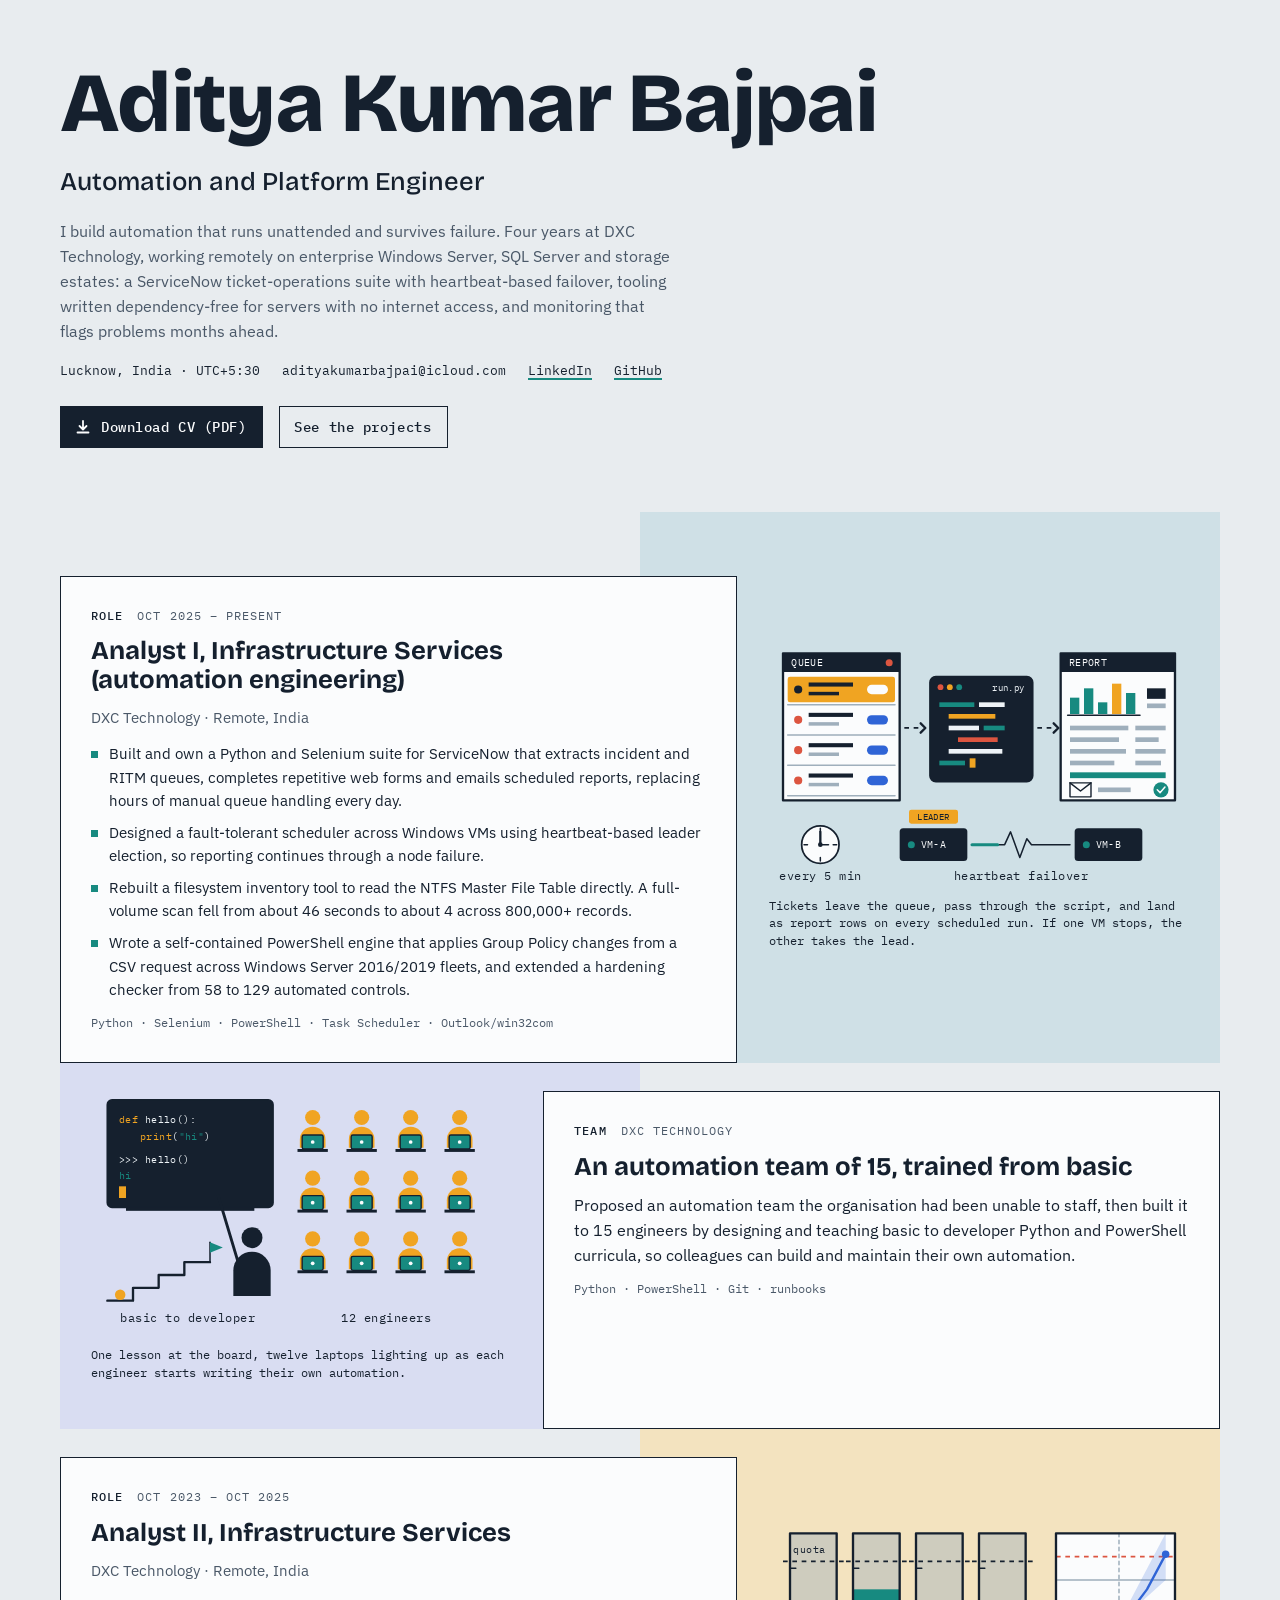
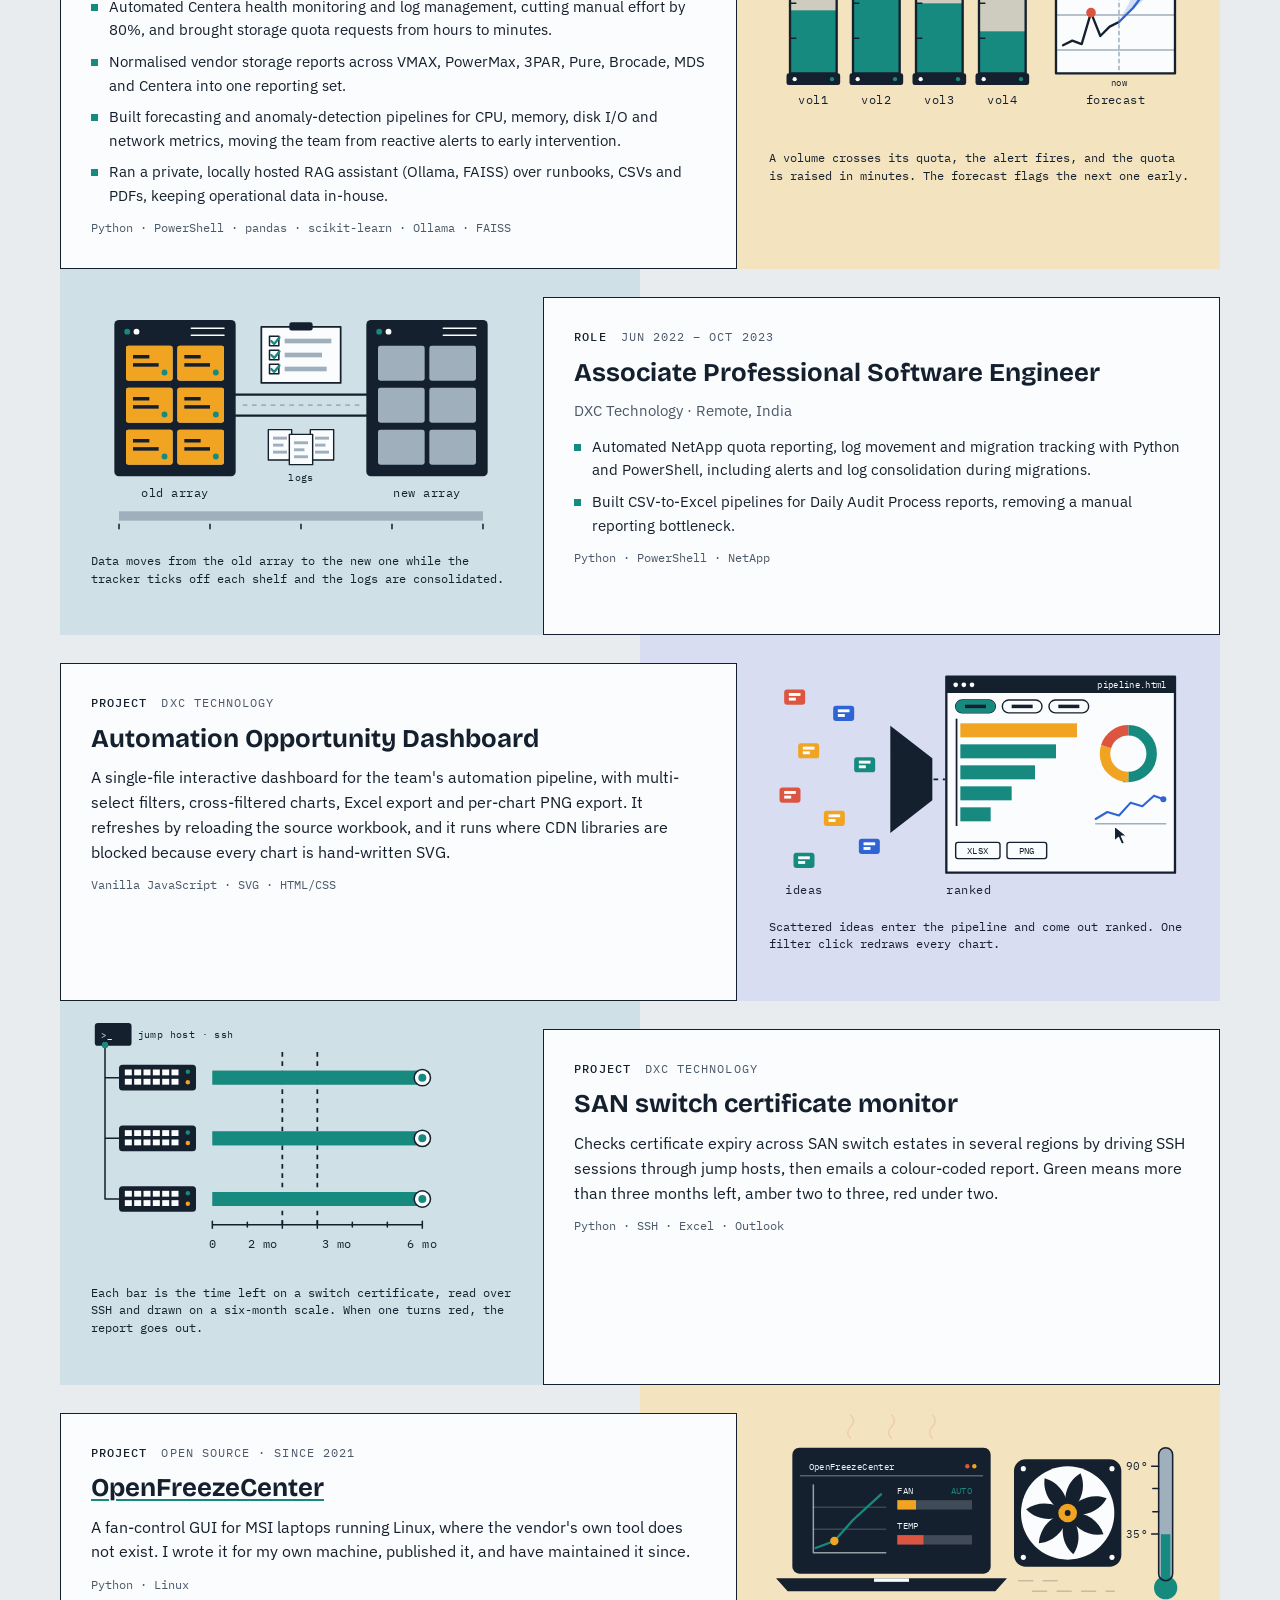
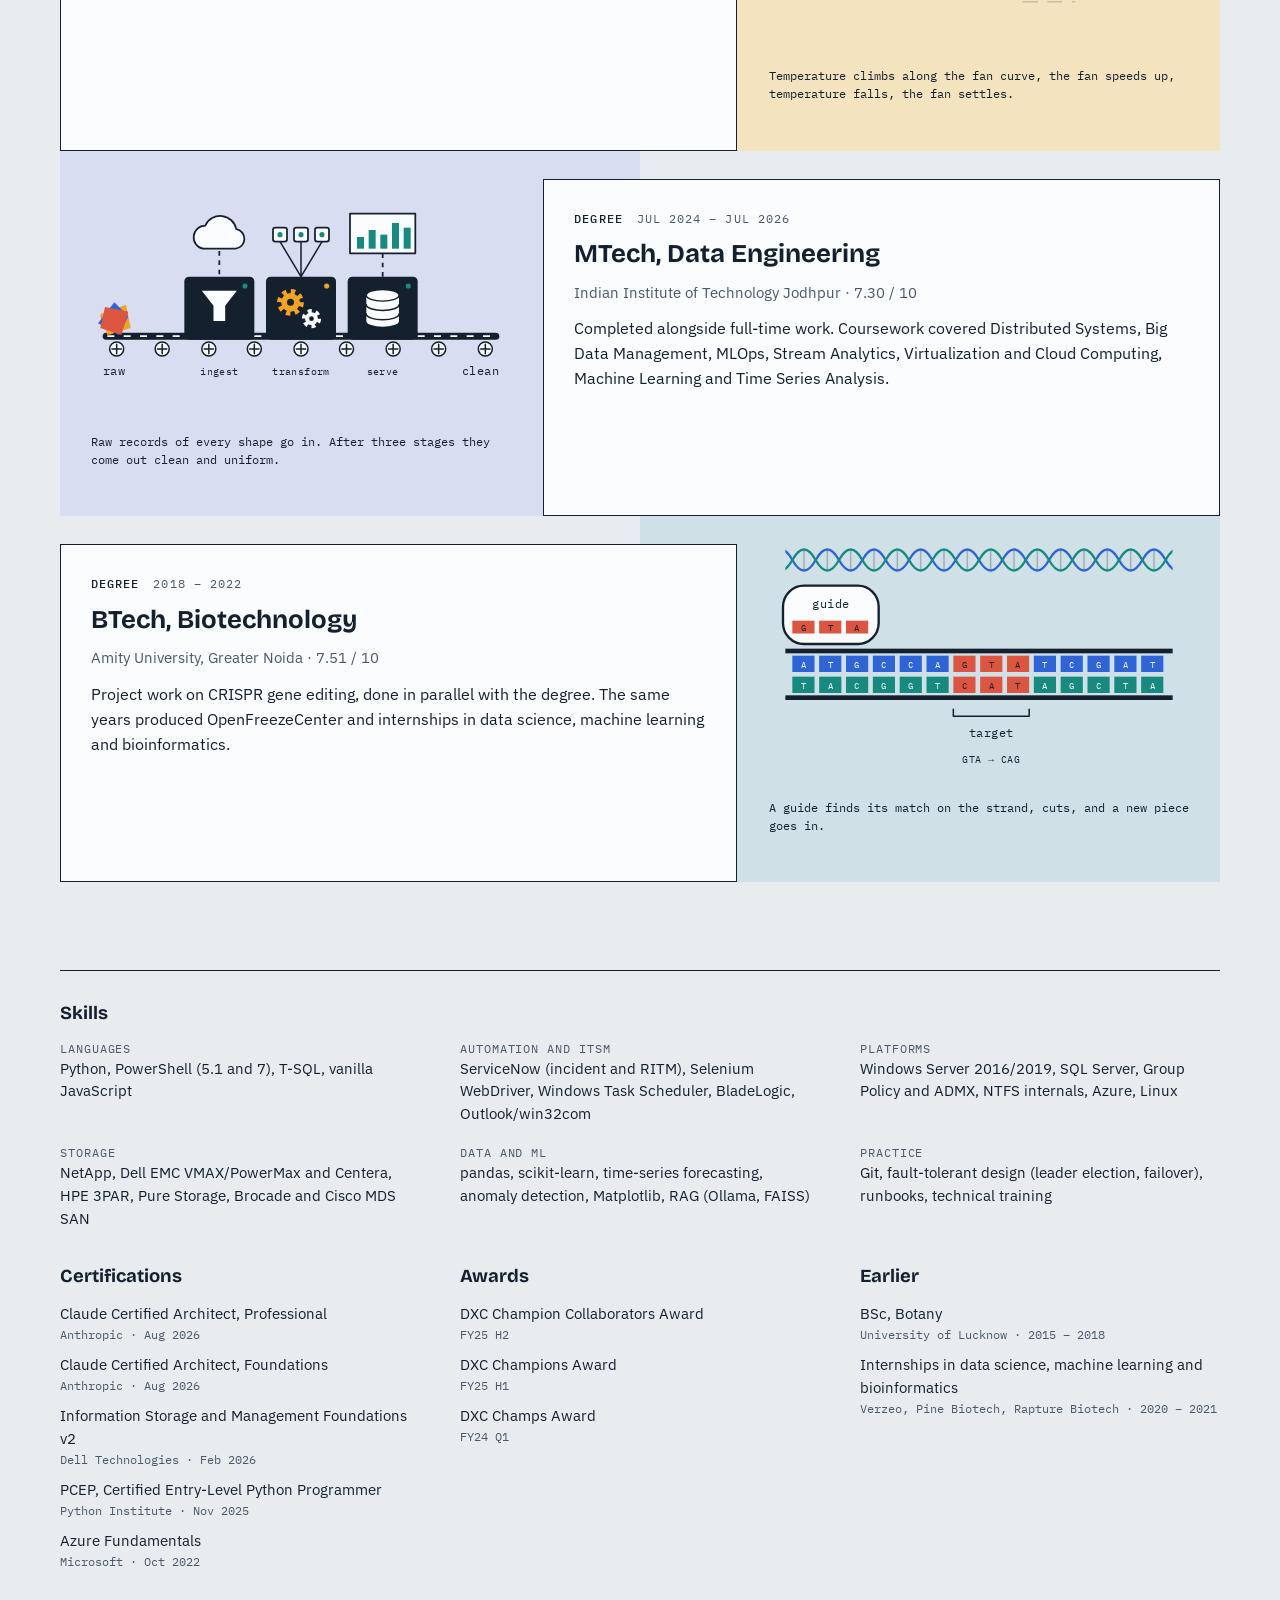
<file: index.html>
<!doctype html>
<html lang="en">
<head>
<meta charset="utf-8">
<meta name="viewport" content="width=device-width,initial-scale=1,viewport-fit=cover">
<title>Aditya Kumar Bajpai</title>
<meta name="description" content="Automation and Platform Engineer. Resume, work history and projects.">
<meta name="author" content="Aditya Kumar Bajpai">
<meta name="referrer" content="no-referrer">
<meta property="og:title" content="Aditya Kumar Bajpai">
<meta property="og:description" content="Automation and Platform Engineer. Resume, work history and projects.">
<meta property="og:type" content="website">
<link rel="icon" href="data:image/svg+xml,%3Csvg xmlns='http://www.w3.org/2000/svg' viewBox='0 0 32 32'%3E%3Crect width='32' height='32' fill='%2315202E'/%3E%3Cpath d='M9 24 16 7l7 17M11.6 18.5h8.8' fill='none' stroke='%23F0A422' stroke-width='3' stroke-linecap='round' stroke-linejoin='round'/%3E%3C/svg%3E">
<link rel="stylesheet" href="fonts/fonts.css">
<style>:root{color-scheme:light;box-sizing:border-box;padding-top:env(safe-area-inset-top,0px);padding-bottom:env(safe-area-inset-bottom,0px)}html{scroll-padding-top:env(safe-area-inset-top,0px)}body{margin:0;padding:0}img{max-width:100%}[hidden]{display:none!important}</style>
</head>
<body>
<style>
/* Layout: one staggered column. Tiles alternate sides; each tile overlaps the drawing beside it and the drawing below it. */
:root{
  --bg:#E8ECEF; --surface:#FBFCFD; --ink:#15202E; --ink-2:#4A5868; --outline:#15202E;
  --sun:#F0A422; --teal:#178A80; --coral:#DC5540; --blue:#2F64D6; --mute:#9FAFBC;
  --field-a:#CFE0E6; --field-b:#F3E3BF; --field-c:#D9DDF2;
  --screen:#15202E; --screen-ink:#EEF3F7; --on-warm:#15202E;
  --display:"Bricolage Grotesque","Arial Narrow",Arial,sans-serif;
  --body:"IBM Plex Sans","Segoe UI",Helvetica,Arial,sans-serif;
  --mono:"IBM Plex Mono",ui-monospace,Consolas,"Courier New",monospace;
}
@media (prefers-color-scheme: dark){
  :root:not([data-theme="light"]){
    --bg:#0F1620; --surface:#1A2430; --ink:#E9EEF3; --ink-2:#A3B1BF; --outline:#5B6C7F;
    --sun:#F2B33D; --teal:#35B3A6; --coral:#EE6B56; --blue:#7CA1F4; --mute:#4A5A6C;
    --field-a:#14313A; --field-b:#3A2F17; --field-c:#222A52;
    --screen:#0A1119; --screen-ink:#E9EEF3; --on-warm:#10202A; color-scheme:dark;
  }
}
:root[data-theme="dark"]{
  --bg:#0F1620; --surface:#1A2430; --ink:#E9EEF3; --ink-2:#A3B1BF; --outline:#5B6C7F;
  --sun:#F2B33D; --teal:#35B3A6; --coral:#EE6B56; --blue:#7CA1F4; --mute:#4A5A6C;
  --field-a:#14313A; --field-b:#3A2F17; --field-c:#222A52;
    --screen:#0A1119; --screen-ink:#E9EEF3; --on-warm:#10202A; color-scheme:dark;
}
*{box-sizing:border-box}
body{background:var(--bg);color:var(--ink);font-family:var(--body);font-size:16px;line-height:1.55;margin:0}
.wrap{max-width:1240px;margin-inline:auto;padding-inline:clamp(16px,4vw,40px);padding-block:clamp(28px,6vw,64px)}
a{color:inherit;text-decoration-color:var(--teal);text-decoration-thickness:2px;text-underline-offset:3px}
a:focus-visible{outline:2px solid var(--blue);outline-offset:3px}

/* header */
.head{display:grid;gap:18px;margin-bottom:clamp(36px,6vw,64px)}
.head h1{font-family:var(--display);font-weight:800;font-size:clamp(2.5rem,7.4vw,5.25rem);line-height:.95;letter-spacing:-.02em;margin:0;text-wrap:balance}
.head .role{font-family:var(--display);font-weight:500;font-size:clamp(1.15rem,2.4vw,1.6rem);margin:0}
.head .intro{max-width:62ch;margin:0;color:var(--ink-2)}
.contact{display:flex;flex-wrap:wrap;gap:6px 22px;font-family:var(--mono);font-size:.82rem;margin:0;padding:0;list-style:none}
.contact li{min-width:0;overflow-wrap:anywhere}

.dl{display:flex;flex-wrap:wrap;align-items:center;gap:10px 16px;margin:6px 0 0}
.dl a.btn{display:inline-flex;align-items:center;gap:10px;font:500 .86rem var(--mono);letter-spacing:.04em;text-decoration:none;padding:11px 16px 11px 14px;border:1.5px solid var(--ink)}
.dl a.btn.solid{color:var(--surface);background:var(--ink)}
.dl a.btn:hover{background:var(--teal);border-color:var(--teal);color:var(--surface)}
.dl button{display:inline-flex;align-items:center;gap:10px;font:500 .86rem var(--mono);letter-spacing:.04em;color:var(--surface);background:var(--ink);border:1.5px solid var(--ink);padding:11px 16px 11px 14px;cursor:pointer}
.dl button:hover{background:var(--teal);border-color:var(--teal)}
.dl button:focus-visible{outline:2px solid var(--blue);outline-offset:3px}
.dl button:disabled{opacity:.6;cursor:default}
.dl svg{width:16px;height:16px;flex:none}
.dl span{font-family:var(--mono);font-size:.78rem;color:var(--ink-2)}

/* rows */
.rows{display:grid}
.row{display:grid;grid-template-columns:repeat(12,minmax(0,1fr));position:relative}
.row + .row{margin-top:-36px}
.tile{grid-row:1;grid-column:1 / span 7;z-index:2;margin-top:64px;background:var(--surface);border:1.5px solid var(--outline);padding:clamp(20px,3vw,30px);display:grid;gap:12px;align-content:start;min-width:0}
.anim{grid-row:1;grid-column:7 / span 6;z-index:1;margin:0;display:flex;flex-direction:column;justify-content:center;gap:10px;padding:52px 20px 48px calc(100% / 6 + 22px);min-width:0}
.row:nth-child(even) .tile{grid-column:6 / span 7}
.row:nth-child(even) .anim{grid-column:1 / span 6;padding:52px calc(100% / 6 + 22px) 48px 20px}
.f-a{background:var(--field-a)} .f-b{background:var(--field-b)} .f-c{background:var(--field-c)}
.anim svg{display:block;width:100%;height:auto;max-width:420px;margin-inline:auto}
.anim figcaption{font-family:var(--mono);font-size:.76rem;line-height:1.45;color:var(--ink);max-width:420px;margin-inline:auto;width:100%}

.kind{font-family:var(--mono);font-size:.74rem;letter-spacing:.09em;text-transform:uppercase;color:var(--ink-2);display:flex;flex-wrap:wrap;gap:4px 14px;margin:0;font-variant-numeric:tabular-nums}
.kind b{color:var(--ink);font-weight:500}
.tile h2{font-family:var(--display);font-weight:700;font-size:clamp(1.3rem,2.3vw,1.6rem);line-height:1.12;margin:0;text-wrap:balance}
.tile .org{margin:0;color:var(--ink-2);font-size:.95rem}
.tile p{margin:0}
.tile ul{margin:0;padding:0;list-style:none;display:grid;gap:8px}
.tile li{padding-left:18px;position:relative;font-size:.95rem}
.tile li::before{content:"";position:absolute;left:0;top:.6em;width:7px;height:7px;background:var(--teal)}
.stack{font-family:var(--mono);font-size:.76rem;color:var(--ink-2)}

/* closing */
.more{display:grid;grid-template-columns:repeat(3,minmax(0,1fr));gap:32px 40px;margin-top:clamp(48px,7vw,88px);border-top:1.5px solid var(--outline);padding-top:28px}
.more h2{font-family:var(--display);font-weight:700;font-size:1.15rem;margin:0 0 12px}
.more dl,.more ul{margin:0;padding:0;list-style:none;display:grid;gap:10px;font-size:.92rem}
.more dt{font-family:var(--mono);font-size:.72rem;letter-spacing:.08em;text-transform:uppercase;color:var(--ink-2)}
.more dd{margin:0}
.more li span{display:block;font-family:var(--mono);font-size:.74rem;color:var(--ink-2)}
.skills{grid-column:1 / -1}
.skills dl{grid-template-columns:repeat(3,minmax(0,1fr));gap:18px 40px}

@media (max-width:1100px){
  .anim,.row:nth-child(even) .anim{padding-top:44px;padding-bottom:40px}
}
/* below 920px the drawing sits above its tile at full width, so its labels stay readable */
@media (max-width:919px){
  .row{display:flex;flex-direction:column}
  .row + .row{margin-top:28px}
  .row .anim,.row:nth-child(even) .anim{order:0;padding:24px 20px 50px}
  .anim svg,.anim figcaption{max-width:540px}
  .row .tile{order:1;margin:-28px 14px 0}
  .more{grid-template-columns:repeat(2,minmax(0,1fr))}
  .skills dl{grid-template-columns:repeat(2,minmax(0,1fr))}
}
@media (max-width:600px){
  .row .anim,.row:nth-child(even) .anim{padding:18px 10px 44px}
  .row .tile{margin:-26px 10px 0}
  .more,.skills dl{grid-template-columns:minmax(0,1fr)}
  .head h1{font-size:clamp(2.3rem,11.5vw,3rem)}
}

/* drawings */
.anim .ink{fill:var(--ink)} .anim .paper{fill:var(--surface)} .anim .sun{fill:var(--sun)} .anim .teal{fill:var(--teal)}
.anim .coral{fill:var(--coral)} .anim .blue{fill:var(--blue)} .anim .mute{fill:var(--mute)}
.anim .warm{fill:var(--on-warm)} .anim .sink{fill:var(--screen-ink)}
.anim .scr{fill:var(--screen);stroke:var(--outline);stroke-width:1.5}
.anim .card{fill:var(--surface);stroke:var(--ink);stroke-width:1.5;stroke-linejoin:round}
.anim .ln{fill:none;stroke:var(--ink);stroke-width:2;stroke-linecap:round;stroke-linejoin:round}
.anim .ln-t{fill:none;stroke:var(--ink);stroke-width:1.3;stroke-linecap:round;stroke-linejoin:round}
.anim .dash{fill:none;stroke:var(--ink);stroke-width:1.5;stroke-dasharray:4 4}
.anim .flow{fill:none;stroke:var(--ink);stroke-width:1.5;stroke-dasharray:4 4;animation:flow .9s linear infinite}
@keyframes flow{to{stroke-dashoffset:-8}}
.anim .s-teal{stroke:var(--teal)} .anim .s-coral{stroke:var(--coral)} .anim .s-blue{stroke:var(--blue)} .anim .s-sun{stroke:var(--sun)}
.anim .s-mute{stroke:var(--mute)} .anim .s-paper{stroke:var(--surface)} .anim .s-sink{stroke:var(--screen-ink)}
.anim text{font-family:var(--mono);font-size:10.5px;fill:var(--ink);letter-spacing:.04em}
.anim text.sm{font-size:8.5px} .anim text.xs{font-size:7.5px}
.anim text.on-ink{fill:var(--surface)} .anim text.on-scr{fill:var(--screen-ink)} .anim text.on-warm{fill:var(--on-warm)}
.anim text .k{fill:var(--sun)} .anim text .s{fill:var(--teal)}
.fb{transform-box:fill-box;transform-origin:center}
.fb-l{transform-box:fill-box;transform-origin:0 50%}
.fb-r{transform-box:fill-box;transform-origin:100% 50%}
.fb-b{transform-box:fill-box;transform-origin:50% 100%}
.blink{animation:blink 1.6s steps(1) infinite;animation-delay:var(--d,0s)}
@keyframes blink{50%{opacity:.25}}
@keyframes spin{to{transform:rotate(360deg)}}

/* 1 ticket pipeline */
.a1-ticket{animation:a1-ticket 6s ease-in-out infinite}
@keyframes a1-ticket{0%{transform:translate(0,0) scale(1);opacity:1}28%{transform:translate(120px,34px) scale(.4);opacity:1}35%{transform:translate(120px,34px) scale(.15);opacity:0}36%,90%{transform:translate(0,0) scale(1);opacity:0}100%{transform:translate(0,0) scale(1);opacity:1}}
.a1-rows{animation:a1-rows 6s ease-in-out infinite}
@keyframes a1-rows{0%,36%{transform:translateY(0)}48%,100%{transform:translateY(-26px)}}
.a1-script{animation:a1-script 6s ease-in-out infinite}
@keyframes a1-script{0%,30%,50%,100%{transform:scale(1)}36%,44%{transform:scale(1.06)}}
.a1-code{animation:a1-code 6s ease-out infinite;animation-delay:calc(var(--i) * .12s)}
@keyframes a1-code{0%,30%{transform:scaleX(1)}31%{transform:scaleX(0)}38%,100%{transform:scaleX(1)}}
.a1-chip{opacity:0;animation:a1-chip 6s ease-in-out infinite}
@keyframes a1-chip{0%,44%{transform:translate(0,0);opacity:0}47%{transform:translate(0,0);opacity:1}62%{transform:translate(28px,41px);opacity:1}65%,100%{transform:translate(28px,41px);opacity:0}}
.a1-bar{animation:a1-bar 6s ease-out infinite;animation-delay:calc(var(--i) * .08s)}
@keyframes a1-bar{0%,58%{transform:scaleY(1)}62%{transform:scaleY(.3)}72%,100%{transform:scaleY(1)}}
.a1-row{animation:a1-row 6s ease-out infinite}
@keyframes a1-row{0%,61%{transform:scaleX(0)}68%,100%{transform:scaleX(1)}}
.a1-ok{animation:a1-ok 6s ease-out infinite}
@keyframes a1-ok{0%,64%{transform:scale(0)}70%{transform:scale(1.3)}74%,95%{transform:scale(1)}100%{transform:scale(0)}}
.a1-hand{transform-origin:44px 184px;animation:spin 6s linear infinite}
.anim .a1-pulse{stroke:var(--teal);stroke-width:2.6;stroke-dasharray:22 150;animation:a1-pulse 1.5s linear infinite}
@keyframes a1-pulse{from{stroke-dashoffset:22}to{stroke-dashoffset:-122}}
.a1-lead{animation:a1-lead 12s ease-in-out infinite}
@keyframes a1-lead{0%,42%{transform:translateX(0)}50%,90%{transform:translateX(150px)}98%,100%{transform:translateX(0)}}
.a1-nodeA{animation:a1-nodeA 12s ease-in-out infinite}
@keyframes a1-nodeA{0%,38%{opacity:1}42%,84%{opacity:.4}90%,100%{opacity:1}}
.anim .a1-ledA{fill:var(--teal);animation:a1-ledA 12s steps(1) infinite}
@keyframes a1-ledA{0%{fill:var(--teal)}40%{fill:var(--coral)}87%,100%{fill:var(--teal)}}

/* 2 training */
.a2-lid{fill:currentColor;stroke:var(--ink);stroke-width:1.2}
.anim .a2-logo{fill:var(--surface)} .anim .a2-base{fill:var(--ink)}
.a2-seat{fill:var(--sun);color:var(--teal);animation:a2-seat 9s ease-in-out infinite backwards;animation-delay:calc(var(--i) * .45s)}
@keyframes a2-seat{0%{fill:var(--mute);color:var(--mute)}6%,80%{fill:var(--sun);color:var(--teal)}90%,100%{fill:var(--mute);color:var(--mute)}}
.a2-cur{animation:a2-cur 1s steps(1) infinite}
@keyframes a2-cur{50%{opacity:0}}
.anim .a2-type{fill:var(--screen);transform:scaleX(0);animation:a2-type 9s steps(7,end) infinite}
@keyframes a2-type{0%,12%{transform:scaleX(1)}30%,100%{transform:scaleX(0)}}
.a2-out{animation:a2-out 9s steps(1) infinite}
@keyframes a2-out{0%{opacity:0}35%,100%{opacity:1}}
.a2-arm{transform-origin:127px 160px;animation:a2-arm 2.8s ease-in-out infinite alternate}
@keyframes a2-arm{from{transform:rotate(-5deg)}to{transform:rotate(7deg)}}
.a2-hop{animation:a2-hop 9s ease-in-out infinite}
@keyframes a2-hop{0%,8%{transform:translate(0,0)}14%{transform:translate(11px,-20px)}20%,30%{transform:translate(22px,-11px)}36%{transform:translate(33px,-31px)}42%,52%{transform:translate(44px,-22px)}58%{transform:translate(55px,-42px)}64%,92%{transform:translate(66px,-33px)}100%{transform:translate(0,0)}}
.a2-flag{animation:a2-flag 9s ease-in-out infinite}
@keyframes a2-flag{0%,62%{transform:scaleX(1)}66%{transform:scaleX(1.5)}72%,100%{transform:scaleX(1)}}

/* 3 quota */
.a3-f{transform:scaleY(var(--s));animation:a3-breathe 4s ease-in-out infinite alternate}
@keyframes a3-breathe{to{transform:scaleY(calc(var(--s) + .07))}}
.a3-hot{transform:scaleY(.5);animation:a3-hot 9s ease-in-out infinite}
@keyframes a3-hot{0%{transform:scaleY(.5);fill:var(--teal)}26%{fill:var(--teal)}27%{fill:var(--coral)}35%{transform:scaleY(.9)}62%{fill:var(--coral)}63%{fill:var(--teal)}80%{transform:scaleY(.9)}100%{transform:scaleY(.5);fill:var(--teal)}}
.a3-line{animation:a3-line 9s ease-in-out infinite}
@keyframes a3-line{0%,50%{transform:translateY(0)}62%,92%{transform:translateY(-18px)}100%{transform:translateY(0)}}
.a3-alert{opacity:0;animation:a3-alert 9s steps(1) infinite}
@keyframes a3-alert{0%{opacity:0}27%{opacity:1}36%{opacity:.25}42%{opacity:1}50%{opacity:.25}56%{opacity:1}63%,100%{opacity:0}}
.a3-req{opacity:0;animation:a3-req 9s ease-out infinite}
@keyframes a3-req{0%,42%{opacity:0;transform:translateY(8px)}48%,62%{opacity:1;transform:translateY(0)}68%,100%{opacity:0;transform:translateY(0)}}
.a3-ping{animation:a3-ping 1.8s ease-out infinite}
@keyframes a3-ping{from{transform:scale(1);opacity:1}to{transform:scale(3);opacity:0}}
.a3-fc{stroke-dasharray:1;stroke-dashoffset:0;animation:a3-fc 9s ease-in-out infinite}
@keyframes a3-fc{0%{stroke-dashoffset:1}30%,90%{stroke-dashoffset:0}100%{stroke-dashoffset:1}}
.a3-band{opacity:.2;animation:a3-band 9s ease-in-out infinite}
@keyframes a3-band{0%,12%{opacity:0}34%,88%{opacity:.2}100%{opacity:0}}
.a3-end{animation:a3-end 9s ease-in-out infinite}
@keyframes a3-end{0%,26%{opacity:0}32%,88%{opacity:1}100%{opacity:0}}

/* 4 migration */
.a4-b{animation:a4-b 10s ease-in-out infinite backwards;animation-delay:calc(var(--i) * .45s)}
@keyframes a4-b{0%{transform:translate(0,0) scale(1);opacity:1}3%{transform:translate(var(--m1),var(--dy)) scale(.45);opacity:1}8%{transform:translate(var(--m2),var(--dy)) scale(.45);opacity:1}11%{transform:translate(216px,0) scale(1);opacity:1}86%{transform:translate(216px,0) scale(1);opacity:1}92%{transform:translate(216px,0) scale(1);opacity:0}93%{transform:translate(0,0) scale(1);opacity:0}100%{transform:translate(0,0) scale(1);opacity:1}}
.a4-p{transform:scaleX(0);animation:a4-p 10s linear infinite}
@keyframes a4-p{0%,4%{transform:scaleX(0)}36%,88%{transform:scaleX(1)}93%,100%{transform:scaleX(0)}}
.a4-ck1{animation:a4-ck1 10s steps(1) infinite} .a4-ck2{animation:a4-ck2 10s steps(1) infinite} .a4-ck3{animation:a4-ck3 10s steps(1) infinite}
@keyframes a4-ck1{0%{opacity:0}17%{opacity:1}91%,100%{opacity:0}}
@keyframes a4-ck2{0%{opacity:0}26%{opacity:1}91%,100%{opacity:0}}
@keyframes a4-ck3{0%{opacity:0}35%{opacity:1}91%,100%{opacity:0}}
.a4-log{animation:a4-log 10s ease-in-out infinite}
@keyframes a4-log{0%,38%{transform:translateX(0)}50%,86%{transform:translateX(var(--tx))}96%,100%{transform:translateX(0)}}

/* 5 dashboard */
.a5-d{animation:a5-d 10s ease-in-out infinite backwards;animation-delay:calc(var(--i) * .2s)}
@keyframes a5-d{0%{transform:translate(0,0) scale(1);opacity:1}18%{transform:translate(var(--dx),var(--dy)) scale(.5);opacity:1}22%{transform:translate(var(--dx),var(--dy)) scale(.5);opacity:0}23%,88%{transform:translate(0,0) scale(1);opacity:0}100%{transform:translate(0,0) scale(1);opacity:1}}
.a5-bar{animation:a5-bar 10s ease-in-out infinite backwards;animation-delay:calc(var(--i) * .15s)}
@keyframes a5-bar{0%,24%{transform:scaleX(0)}40%,60%{transform:scaleX(1)}68%,90%{transform:scaleX(var(--s2))}97%,100%{transform:scaleX(0)}}
.a5-chip{animation:a5-chip 10s ease-in-out infinite}
@keyframes a5-chip{0%,59%{transform:translateX(0)}62%,94%{transform:translateX(40px)}98%,100%{transform:translateX(0)}}
.a5-donut{transform-origin:308px 88px;transform:rotate(-90deg);animation:a5-donut 10s ease-in-out infinite}
@keyframes a5-donut{0%,26%{transform:rotate(-90deg)}40%,60%{transform:rotate(270deg)}68%,100%{transform:rotate(630deg)}}
.a5-spark{stroke-dasharray:1;stroke-dashoffset:0;animation:a5-spark 10s ease-in-out infinite}
@keyframes a5-spark{0%,26%{stroke-dashoffset:1}44%,92%{stroke-dashoffset:0}100%{stroke-dashoffset:1}}
.a5-cur{transform:translate(296px,150px);animation:a5-cur 10s ease-in-out infinite}
@keyframes a5-cur{0%,48%{transform:translate(296px,150px)}58%,64%{transform:translate(216px,48px)}76%,84%{transform:translate(222px,172px)}96%,100%{transform:translate(296px,150px)}}
.anim .a5-btn{animation:a5-btn 10s steps(1) infinite}
@keyframes a5-btn{0%{fill:var(--surface)}78%{fill:var(--sun)}83%,100%{fill:var(--surface)}}

/* 6 certificates: track is 6 months wide, so 3 months = half, 2 months = one third */
.a6-f{fill:var(--teal);animation:a6-f 9s linear infinite;animation-delay:var(--d)}
@keyframes a6-f{0%{transform:scaleX(1);fill:var(--teal)}52.8%{fill:var(--teal)}53%{fill:var(--sun)}70.5%{fill:var(--sun)}70.6%{fill:var(--coral)}90%,100%{transform:scaleX(.15);fill:var(--coral)}}
.a6-tip{animation:a6-tip 9s linear infinite;animation-delay:var(--d)}
@keyframes a6-tip{0%{transform:translateX(0)}90%,100%{transform:translateX(-153px)}}
.anim .a6-seal{fill:var(--teal);animation:a6-seal 9s steps(1) infinite;animation-delay:var(--d)}
@keyframes a6-seal{0%{fill:var(--teal)}53%{fill:var(--sun)}70.6%,100%{fill:var(--coral)}}
.a6-m{opacity:0;animation:a6-m 9s steps(1) infinite;animation-delay:var(--d)}
@keyframes a6-m{0%{opacity:0}70.6%,100%{opacity:1}}
.a6-wig{animation:a6-wig .5s ease-in-out infinite alternate}
@keyframes a6-wig{from{transform:rotate(-4deg)}to{transform:rotate(4deg)}}
.a6-p{animation:a6-p 3s linear infinite;animation-delay:var(--d)}
@keyframes a6-p{0%{transform:translate(0,0);opacity:0}6%{opacity:1}72%{transform:translate(0,var(--dy));opacity:1}94%{transform:translate(12px,var(--dy));opacity:1}100%{transform:translate(12px,var(--dy));opacity:0}}

/* 7 fan control */
.a7-fan{transform-origin:256px 96px;animation:a7-fan 10s linear infinite}
@keyframes a7-fan{0%{transform:rotate(0)}25%{transform:rotate(180deg)}40%{transform:rotate(540deg)}70%{transform:rotate(1620deg)}85%{transform:rotate(1980deg)}100%{transform:rotate(2160deg)}}
.a7-temp{transform:scaleY(.35);animation:a7-temp 10s ease-in-out infinite}
@keyframes a7-temp{0%{transform:scaleY(.35);fill:var(--teal)}35%,60%{transform:scaleY(.9);fill:var(--coral)}90%,100%{transform:scaleY(.35);fill:var(--teal)}}
.anim .a7-bulb{fill:var(--teal);animation:a7-bulb 10s ease-in-out infinite}
@keyframes a7-bulb{0%{fill:var(--teal)}35%,60%{fill:var(--coral)}90%,100%{fill:var(--teal)}}
.a7-ui-t{transform:scaleX(.35);animation:a7-ui-t 10s ease-in-out infinite}
@keyframes a7-ui-t{0%{transform:scaleX(.35)}35%,60%{transform:scaleX(.9)}90%,100%{transform:scaleX(.35)}}
.a7-ui-f{transform:scaleX(.25);animation:a7-ui-f 10s ease-in-out infinite}
@keyframes a7-ui-f{0%{transform:scaleX(.25)}25%{transform:scaleX(.35)}45%,72%{transform:scaleX(1)}95%,100%{transform:scaleX(.25)}}
.a7-dot{animation:a7-dot 10s ease-in-out infinite}
@keyframes a7-dot{0%{transform:translate(0,0)}15%{transform:translate(16px,-18px)}35%,60%{transform:translate(36px,-36px)}78%{transform:translate(16px,-18px)}90%,100%{transform:translate(0,0)}}
.a7-heat{opacity:.15;animation:a7-heat 10s ease-in-out infinite,a7-rise 1.5s ease-in-out infinite alternate;animation-delay:0s,var(--d)}
@keyframes a7-heat{0%{opacity:.15}35%,60%{opacity:.95}90%,100%{opacity:.15}}
@keyframes a7-rise{from{transform:translateY(2px)}to{transform:translateY(-4px)}}
.a7-air{stroke-dasharray:12 9;opacity:.2;animation:a7-air .5s linear infinite,a7-airo 10s ease-in-out infinite}
@keyframes a7-air{to{stroke-dashoffset:-21}}
@keyframes a7-airo{0%,22%{opacity:.2}45%,72%{opacity:1}95%,100%{opacity:.2}}

/* 8 data pipeline */
.a8-item{animation:a8-item 7s linear infinite;animation-delay:var(--d)}
@keyframes a8-item{0%{transform:translateX(0);opacity:0}5%{opacity:1}95%{opacity:1}100%{transform:translateX(320px);opacity:0}}
.a8-raw{animation:a8-raw 7s steps(1) infinite;animation-delay:var(--d)}
@keyframes a8-raw{0%{opacity:1}50%,100%{opacity:0}}
.a8-clean{opacity:0;animation:a8-clean 7s steps(1) infinite;animation-delay:var(--d)}
@keyframes a8-clean{0%{opacity:0}50%,100%{opacity:1}}
.a8-belt{fill:none;stroke:var(--surface);stroke-width:1.5;stroke-dasharray:6 8;animation:a8-belt .7s linear infinite}
@keyframes a8-belt{to{stroke-dashoffset:-14}}
.a8-roll{animation:spin 1.4s linear infinite}
.a8-gear{animation:spin 4s linear infinite}
.a8-gear2{animation:spin 3s linear infinite reverse}
.a8-bar{animation:a8-bar 2.4s ease-in-out infinite alternate;animation-delay:var(--d)}
@keyframes a8-bar{from{transform:scaleY(.45)}to{transform:scaleY(1)}}

/* 9 gene edit */
.a9-helix{animation:a9-helix 3.2s linear infinite}
@keyframes a9-helix{to{transform:translateX(40px)}}
.a9-guide{animation:a9-guide 10s ease-in-out infinite}
@keyframes a9-guide{0%{transform:translateX(0);opacity:1}30%,48%{transform:translateX(138px);opacity:1}56%{transform:translateX(138px);opacity:0}57%,90%{transform:translateX(0);opacity:0}100%{transform:translateX(0);opacity:1}}
.a9-cut{opacity:0;animation:a9-cut 10s ease-in-out infinite}
@keyframes a9-cut{0%,35%{opacity:0}39%,50%{opacity:1}55%,100%{opacity:0}}
.a9-target{animation:a9-target 10s ease-in infinite}
@keyframes a9-target{0%,40%{transform:translateY(0);opacity:1}52%{transform:translateY(34px);opacity:0}90%{transform:translateY(34px);opacity:0}91%{transform:translateY(0);opacity:0}100%{transform:translateY(0);opacity:1}}
.a9-new{opacity:0;animation:a9-new 10s ease-out infinite}
@keyframes a9-new{0%,54%{transform:translateY(-46px);opacity:0}58%{transform:translateY(-46px);opacity:1}70%,88%{transform:translateY(0);opacity:1}96%,100%{transform:translateY(0);opacity:0}}
.a9-lab1{animation:a9-lab1 10s steps(1) infinite}
@keyframes a9-lab1{0%{opacity:1}56%{opacity:0}97%,100%{opacity:1}}
.a9-lab2{opacity:0;animation:a9-lab2 10s steps(1) infinite}
@keyframes a9-lab2{0%{opacity:0}66%{opacity:1}96%,100%{opacity:0}}

</style>

<div class="wrap">
  <header class="head">
    <h1>Aditya Kumar Bajpai</h1>
    <p class="role">Automation and Platform Engineer</p>
    <p class="intro">I build automation that runs unattended and survives failure. Four years at DXC Technology, working remotely on enterprise Windows Server, SQL Server and storage estates: a ServiceNow ticket-operations suite with heartbeat-based failover, tooling written dependency-free for servers with no internet access, and monitoring that flags problems months ahead.</p>
    <ul class="contact">
      <li>Lucknow, India · UTC+5:30</li>
      <li>adityakumarbajpai@icloud.com</li>
      <li><a href="https://www.linkedin.com/in/aditya-kumar-bajpai-60b2851bb/">LinkedIn</a></li>
      <li><a href="https://github.com/YoCodingMonster">GitHub</a></li>
    </ul>
    <p class="dl"><a class="btn solid" href="Aditya-Kumar-Bajpai.pdf" download><svg viewBox="0 0 16 16" aria-hidden="true" fill="none" stroke="currentColor" stroke-width="1.8" stroke-linecap="round" stroke-linejoin="round"><path d="M8 2v8M4.5 7 8 10.5 11.5 7M2.5 13.5h11"/></svg>Download CV (PDF)</a><a class="btn" href="projects.html">See the projects</a></p>
  </header>

  <main class="rows">

    <!-- 1 -->
    <section class="row">
      <article class="tile">
        <p class="kind"><b>Role</b><span>Oct 2025 – Present</span></p>
        <h2>Analyst I, Infrastructure Services (automation engineering)</h2>
        <p class="org">DXC Technology · Remote, India</p>
        <ul>
          <li>Built and own a Python and Selenium suite for ServiceNow that extracts incident and RITM queues, completes repetitive web forms and emails scheduled reports, replacing hours of manual queue handling every day.</li>
          <li>Designed a fault-tolerant scheduler across Windows VMs using heartbeat-based leader election, so reporting continues through a node failure.</li>
          <li>Rebuilt a filesystem inventory tool to read the NTFS Master File Table directly. A full-volume scan fell from about 46 seconds to about 4 across 800,000+ records.</li>
          <li>Wrote a self-contained PowerShell engine that applies Group Policy changes from a CSV request across Windows Server 2016/2019 fleets, and extended a hardening checker from 58 to 129 automated controls.</li>
        </ul>
        <p class="stack">Python · Selenium · PowerShell · Task Scheduler · Outlook/win32com</p>
      </article>
      <figure class="anim f-a">
        <svg viewBox="0 0 360 220" role="img" aria-label="Tickets leave a queue, pass through a Python script and land in an emailed report, while two VMs trade leadership over a heartbeat">
          <defs><clipPath id="a1-clip"><rect x="12" y="36" width="100" height="110"/></clipPath></defs>
          <rect class="paper" x="12" y="20" width="100" height="126"/>
          <g clip-path="url(#a1-clip)"><g class="a1-rows"><circle class="coral" cx="25" cy="77" r="3.5"/><rect class="ink" x="34" y="71" width="38" height="3.5"/><rect class="mute" x="34" y="79" width="26" height="3"/><rect class="blue" x="84" y="73" width="18" height="8" rx="4"/><path class="ln-t s-mute" d="M16 64h92"/><circle class="coral" cx="25" cy="103" r="3.5"/><rect class="ink" x="34" y="97" width="38" height="3.5"/><rect class="mute" x="34" y="105" width="26" height="3"/><rect class="blue" x="84" y="99" width="18" height="8" rx="4"/><path class="ln-t s-mute" d="M16 90h92"/><circle class="coral" cx="25" cy="129" r="3.5"/><rect class="ink" x="34" y="123" width="38" height="3.5"/><rect class="mute" x="34" y="131" width="26" height="3"/><rect class="blue" x="84" y="125" width="18" height="8" rx="4"/><path class="ln-t s-mute" d="M16 116h92"/><circle class="coral" cx="25" cy="155" r="3.5"/><rect class="ink" x="34" y="149" width="38" height="3.5"/><rect class="mute" x="34" y="157" width="26" height="3"/><rect class="blue" x="84" y="151" width="18" height="8" rx="4"/><path class="ln-t s-mute" d="M16 142h92"/></g></g>
          <rect class="ink" x="12" y="20" width="100" height="16"/>
          <text class="on-ink sm" x="19" y="31">QUEUE</text><circle class="coral blink" cx="103" cy="28" r="3"/>
          <rect class="ln" x="12" y="20" width="100" height="126"/>
          <g class="a1-ticket fb"><rect class="sun" x="16" y="40" width="92" height="22" rx="2"/><circle class="warm" cx="25" cy="51" r="3.5"/><rect class="warm" x="34" y="45" width="38" height="3.5"/><rect class="warm" x="34" y="53" width="26" height="3"/><rect class="paper" x="84" y="47" width="18" height="8" rx="4"/></g>
          <path class="flow" d="M116 84h16"/><path class="ln" d="M130 80l4 4-4 4"/>
          <g class="a1-script fb">
            <rect class="scr" x="138" y="40" width="88" height="90" rx="5"/>
            <circle class="coral" cx="147" cy="49" r="2.5"/><circle class="sun" cx="155" cy="49" r="2.5"/><circle class="teal" cx="163" cy="49" r="2.5"/>
            <text class="on-scr xs" x="219" y="52" text-anchor="end">run.py</text>
            <g class="a1-code fb-l" style="--i:0"><rect class="teal" x="146" y="62" width="30" height="4"/><rect class="sink" x="180" y="62" width="22" height="4"/></g><g class="a1-code fb-l" style="--i:1"><rect class="sun" x="154" y="72" width="40" height="4"/></g><g class="a1-code fb-l" style="--i:2"><rect class="sink" x="154" y="82" width="26" height="4"/><rect class="teal" x="184" y="82" width="18" height="4"/></g><g class="a1-code fb-l" style="--i:3"><rect class="coral" x="162" y="92" width="34" height="4"/></g><g class="a1-code fb-l" style="--i:4"><rect class="sink" x="154" y="102" width="46" height="4"/></g><g class="a1-code fb-l" style="--i:5"><rect class="teal" x="146" y="112" width="22" height="4"/></g>
            <rect class="sun a2-cur" x="172" y="110" width="5" height="8"/>
          </g>
          <path class="flow" d="M230 84h16"/><path class="ln" d="M244 80l4 4-4 4"/>
          <rect class="paper" x="250" y="20" width="98" height="126"/>
          <rect class="ink" x="250" y="20" width="98" height="16"/>
          <text class="on-ink sm" x="257" y="31">REPORT</text>
          <rect class="teal a1-bar fb-b" style="--i:0" x="258" y="58" width="8" height="14"/><rect class="teal a1-bar fb-b" style="--i:1" x="270" y="50" width="8" height="22"/><rect class="teal a1-bar fb-b" style="--i:2" x="282" y="62" width="8" height="10"/><rect class="sun a1-bar fb-b" style="--i:3" x="294" y="46" width="8" height="26"/><rect class="teal a1-bar fb-b" style="--i:4" x="306" y="54" width="8" height="18"/>
          <path class="ln-t" d="M256 73h62"/>
          <rect class="ink" x="324" y="50" width="16" height="9"/><rect class="mute" x="324" y="63" width="16" height="4"/>
          <rect class="mute" x="258" y="82" width="50" height="4"/><rect class="mute" x="314" y="82" width="26" height="4"/><rect class="mute" x="258" y="92" width="42" height="4"/><rect class="mute" x="314" y="92" width="20" height="4"/><rect class="mute" x="258" y="102" width="48" height="4"/><rect class="mute" x="314" y="102" width="26" height="4"/><rect class="mute" x="258" y="112" width="38" height="4"/><rect class="mute" x="314" y="112" width="22" height="4"/>
          <rect class="teal a1-row fb-l" x="258" y="122" width="82" height="5"/>
          <rect class="card" x="258" y="131" width="18" height="12" style="stroke-width:1.2"/><path class="ln-t" d="M258 131l9 7 9-7"/>
          <rect class="mute" x="282" y="135" width="28" height="4"/>
          <g class="a1-ok fb"><circle class="teal" cx="336" cy="137" r="6.5"/><path class="ln-t s-paper" d="M332.8 137l2.4 2.4 4.2-4.8"/></g>
          <rect class="ln" x="250" y="20" width="98" height="126"/>
          <rect class="teal a1-chip" x="230" y="81" width="14" height="6"/>
          <circle class="card" cx="44" cy="184" r="16"/>
          <path class="ln-t" d="M44 170v3M44 195v3M30 184h3M55 184h3"/>
          <path class="ln-t" d="M44 184h7"/><path class="ln a1-hand" d="M44 184v-11"/><circle class="ink" cx="44" cy="184" r="2"/>
          <text x="44" y="214" text-anchor="middle">every 5 min</text>
          <path class="ln-t" d="M174 184h28l5-11 8 22 6-16 4 5h33"/>
          <path class="ln-t a1-pulse" d="M174 184h28l5-11 8 22 6-16 4 5h33"/>
          <g class="a1-nodeA"><rect class="ink" x="112" y="170" width="58" height="28" rx="3"/><circle class="a1-ledA" cx="122" cy="184" r="3"/><text class="on-ink sm" x="130" y="187">VM-A</text></g>
          <rect class="ink" x="262" y="170" width="58" height="28" rx="3"/><circle class="teal blink" cx="272" cy="184" r="3"/><text class="on-ink sm" x="280" y="187">VM-B</text>
          <g class="a1-lead"><rect class="sun" x="120" y="154" width="42" height="12" rx="2"/><text class="on-warm xs" x="141" y="163" text-anchor="middle">LEADER</text></g>
          <text x="216" y="214" text-anchor="middle">heartbeat failover</text>
        </svg>
        <figcaption>Tickets leave the queue, pass through the script, and land as report rows on every scheduled run. If one VM stops, the other takes the lead.</figcaption>
      </figure>
    </section>

    <!-- 2 -->
    <section class="row">
      <article class="tile">
        <p class="kind"><b>Team</b><span>DXC Technology</span></p>
        <h2>An automation team of 15, trained from basic</h2>
        <p>Proposed an automation team the organisation had been unable to staff, then built it to 15 engineers by designing and teaching basic to developer Python and PowerShell curricula, so colleagues can build and maintain their own automation.</p>
        <p class="stack">Python · PowerShell · Git · runbooks</p>
      </article>
      <figure class="anim f-c">
        <svg viewBox="0 0 360 220" role="img" aria-label="A trainer points at a code board while a dot climbs four steps and twelve engineers at laptops light up one by one">
          <defs><g id="a2-seat"><circle cx="0" cy="-1" r="6.5"/><path d="M-11 25v-7a11 11 0 0 1 22 0v7z"/><rect class="a2-lid" x="-9" y="14" width="18" height="12" rx="1.5"/><circle class="a2-logo" cx="0" cy="20" r="1.6"/><rect class="a2-base" x="-13" y="26" width="26" height="2.5"/></g></defs>
          <rect class="scr" x="14" y="18" width="142" height="92" rx="4"/>
          <rect class="ink" x="30" y="110" width="110" height="3"/>
          <text class="on-scr" x="24" y="38" style="font-size:9px"><tspan class="k">def</tspan> hello():</text>
          <text class="on-scr" x="42" y="52" style="font-size:9px"><tspan class="k">print</tspan>(<tspan class="s">"hi"</tspan>)</text>
          <text class="on-scr" x="24" y="72" style="font-size:9px">&gt;&gt;&gt; hello()</text>
          <rect class="a2-type fb-r" x="46.5" y="63" width="46" height="12"/>
          <text class="on-scr a2-out" x="24" y="86" style="font-size:9px"><tspan class="s">hi</tspan></text>
          <rect class="sun a2-cur" x="24" y="92" width="6" height="10"/>
          <path class="ln a2-arm" d="M127 160L109 100" style="stroke-width:2.5"/>
          <circle class="ink" cx="138" cy="136" r="9"/><path class="ink" d="M122 186v-22a16 16 0 0 1 32 0v22z"/>
          <path class="ln" d="M14 190h22v-11h22v-11h22v-11h22"/>
          <path class="ln-t" d="M102 157v-17"/><path class="teal a2-flag fb-l" d="M102 140l11 4.5-11 4.5z"/>
          <circle class="sun a2-hop" cx="25" cy="185" r="4.5"/>
          <use href="#a2-seat" x="190" y="34" class="a2-seat" style="--i:0"/><use href="#a2-seat" x="232" y="34" class="a2-seat" style="--i:1"/><use href="#a2-seat" x="274" y="34" class="a2-seat" style="--i:2"/><use href="#a2-seat" x="316" y="34" class="a2-seat" style="--i:3"/><use href="#a2-seat" x="190" y="86" class="a2-seat" style="--i:4"/><use href="#a2-seat" x="232" y="86" class="a2-seat" style="--i:5"/><use href="#a2-seat" x="274" y="86" class="a2-seat" style="--i:6"/><use href="#a2-seat" x="316" y="86" class="a2-seat" style="--i:7"/><use href="#a2-seat" x="190" y="138" class="a2-seat" style="--i:8"/><use href="#a2-seat" x="232" y="138" class="a2-seat" style="--i:9"/><use href="#a2-seat" x="274" y="138" class="a2-seat" style="--i:10"/><use href="#a2-seat" x="316" y="138" class="a2-seat" style="--i:11"/>
          <text x="253" y="208" text-anchor="middle">12 engineers</text>
          <text x="83" y="208" text-anchor="middle">basic to developer</text>
        </svg>
        <figcaption>One lesson at the board, twelve laptops lighting up as each engineer starts writing their own automation.</figcaption>
      </figure>
    </section>

    <!-- 3 -->
    <section class="row">
      <article class="tile">
        <p class="kind"><b>Role</b><span>Oct 2023 – Oct 2025</span></p>
        <h2>Analyst II, Infrastructure Services</h2>
        <p class="org">DXC Technology · Remote, India</p>
        <ul>
          <li>Automated Centera health monitoring and log management, cutting manual effort by 80%, and brought storage quota requests from hours to minutes.</li>
          <li>Normalised vendor storage reports across VMAX, PowerMax, 3PAR, Pure, Brocade, MDS and Centera into one reporting set.</li>
          <li>Built forecasting and anomaly-detection pipelines for CPU, memory, disk I/O and network metrics, moving the team from reactive alerts to early intervention.</li>
          <li>Ran a private, locally hosted RAG assistant (Ollama, FAISS) over runbooks, CSVs and PDFs, keeping operational data in-house.</li>
        </ul>
        <p class="stack">Python · PowerShell · pandas · scikit-learn · Ollama · FAISS</p>
      </article>
      <figure class="anim f-b">
        <svg viewBox="0 0 360 220" role="img" aria-label="Four storage volumes; one crosses its quota, an alert fires and the quota is raised, beside a chart that forecasts usage and marks an anomaly">
          <rect class="mute" opacity=".45" x="18" y="44" width="40" height="120"/><rect class="teal a3-f fb-b" style="--s:0.45;animation-delay:0s" x="18" y="44" width="40" height="120"/><path class="ln-t" d="M18 74h5M18 104h5M18 134h5"/><rect class="ln" x="18" y="44" width="40" height="120"/><rect class="ink" x="15" y="164" width="46" height="10" rx="2"/><circle class="paper" cx="22" cy="169" r="1.8"/><circle class="teal blink" style="--d:-0.0s" cx="54" cy="169" r="1.8"/><text x="38" y="190" text-anchor="middle">vol1</text>
          <rect class="mute" opacity=".45" x="72" y="44" width="40" height="120"/><rect class="teal a3-f fb-b" style="--s:0.6;animation-delay:-1.5s" x="72" y="44" width="40" height="120"/><path class="ln-t" d="M72 74h5M72 104h5M72 134h5"/><rect class="ln" x="72" y="44" width="40" height="120"/><rect class="ink" x="69" y="164" width="46" height="10" rx="2"/><circle class="paper" cx="76" cy="169" r="1.8"/><circle class="teal blink" style="--d:-0.4s" cx="108" cy="169" r="1.8"/><text x="92" y="190" text-anchor="middle">vol2</text>
          <rect class="mute" opacity=".45" x="126" y="44" width="40" height="120"/><rect class="teal a3-hot fb-b" x="126" y="44" width="40" height="120"/><path class="ln-t" d="M126 74h5M126 104h5M126 134h5"/><rect class="ln" x="126" y="44" width="40" height="120"/><rect class="ink" x="123" y="164" width="46" height="10" rx="2"/><circle class="paper" cx="130" cy="169" r="1.8"/><circle class="teal blink" style="--d:-0.8s" cx="162" cy="169" r="1.8"/><text x="146" y="190" text-anchor="middle">vol3</text>
          <rect class="mute" opacity=".45" x="180" y="44" width="40" height="120"/><rect class="teal a3-f fb-b" style="--s:0.3;animation-delay:-2.6s" x="180" y="44" width="40" height="120"/><path class="ln-t" d="M180 74h5M180 104h5M180 134h5"/><rect class="ln" x="180" y="44" width="40" height="120"/><rect class="ink" x="177" y="164" width="46" height="10" rx="2"/><circle class="paper" cx="184" cy="169" r="1.8"/><circle class="teal blink" style="--d:-1.2s" cx="216" cy="169" r="1.8"/><text x="200" y="190" text-anchor="middle">vol4</text>
          
          <path class="dash" d="M12 68h52M66 68h52M174 68h52"/>
          <path class="dash a3-line" d="M120 68h52"/>
          <text class="sm" x="21" y="61">quota</text>
          <g class="a3-alert"><path class="coral" d="M146 8l14 25h-28z"/><rect class="paper" x="144.8" y="17" width="2.4" height="8"/><rect class="paper" x="144.8" y="27" width="2.4" height="2.4"/></g>
          <g class="a3-req"><rect class="card" x="170" y="13" width="50" height="16" rx="8" style="stroke-width:1.2"/><text class="xs" x="195" y="24" text-anchor="middle">+ quota</text></g>
          <rect class="paper" x="246" y="44" width="102" height="120"/>
          <path class="ln-t s-mute" d="M246 84h102M246 114h102M246 144h102"/>
          <path class="ln-t s-mute" d="M300 44v120" style="stroke-dasharray:3 3"/>
          <path class="dash s-coral" d="M246 64h102"/>
          <path class="blue a3-band" d="M300 120L340 44v40z"/>
          <path class="ln" d="M252 140l8-4 8 3 8-27 8 20 8-8 8-4"/>
          <path class="ln s-blue a3-fc" pathLength="1" d="M300 120l12-12 12-16 16-30"/>
          <circle class="blue a3-end" cx="340" cy="62" r="3.2"/>
          <circle class="ln-t s-coral a3-ping fb" cx="276" cy="112" r="3.5"/><circle class="coral" cx="276" cy="112" r="3.5"/>
          <rect class="ln" x="246" y="44" width="102" height="120"/>
          <text class="xs" x="300" y="175" text-anchor="middle">now</text>
          <text x="297" y="190" text-anchor="middle">forecast</text>
        </svg>
        <figcaption>A volume crosses its quota, the alert fires, and the quota is raised in minutes. The forecast flags the next one early.</figcaption>
      </figure>
    </section>

    <!-- 4 -->
    <section class="row">
      <article class="tile">
        <p class="kind"><b>Role</b><span>Jun 2022 – Oct 2023</span></p>
        <h2>Associate Professional Software Engineer</h2>
        <p class="org">DXC Technology · Remote, India</p>
        <ul>
          <li>Automated NetApp quota reporting, log movement and migration tracking with Python and PowerShell, including alerts and log consolidation during migrations.</li>
          <li>Built CSV-to-Excel pipelines for Daily Audit Process reports, removing a manual reporting bottleneck.</li>
        </ul>
        <p class="stack">Python · PowerShell · NetApp</p>
      </article>
      <figure class="anim f-a">
        <svg viewBox="0 0 360 220" role="img" aria-label="Drive blocks leave an old storage array through a pipe and fill a new one while a checklist ticks off, logs merge and a progress bar fills">
          <rect class="ink" x="20" y="30" width="104" height="134" rx="4"/><circle class="teal blink" cx="31" cy="40" r="2.5"/><circle class="paper" cx="39" cy="40" r="2.5"/><path class="ln-t s-paper" d="M86 37h28M86 43h28"/><g class="mute"><rect x="30" y="52" width="40" height="30" rx="2"/><rect x="74" y="52" width="40" height="30" rx="2"/><rect x="30" y="88" width="40" height="30" rx="2"/><rect x="74" y="88" width="40" height="30" rx="2"/><rect x="30" y="124" width="40" height="30" rx="2"/><rect x="74" y="124" width="40" height="30" rx="2"/></g>
          <rect class="ink" x="236" y="30" width="104" height="134" rx="4"/><circle class="teal blink" cx="247" cy="40" r="2.5"/><circle class="paper" cx="255" cy="40" r="2.5"/><path class="ln-t s-paper" d="M302 37h28M302 43h28"/><g class="mute"><rect x="246" y="52" width="40" height="30" rx="2"/><rect x="290" y="52" width="40" height="30" rx="2"/><rect x="246" y="88" width="40" height="30" rx="2"/><rect x="290" y="88" width="40" height="30" rx="2"/><rect x="246" y="124" width="40" height="30" rx="2"/><rect x="290" y="124" width="40" height="30" rx="2"/></g>
          <path class="ln" d="M124 94h112M124 112h112"/>
          <path class="flow s-mute" d="M130 103h100"/>
          <rect class="card" x="146" y="36" width="68" height="48"/><rect class="ink" x="170" y="32" width="20" height="7" rx="2"/>
          <rect class="ln-t" x="153" y="44" width="8" height="8"/><rect class="mute" x="166" y="46" width="40" height="4"/><path class="ln-t s-teal a4-ck1" style="stroke-width:2" d="M154.5 48l2.5 2.5 4.5-5.5"/><rect class="ln-t" x="153" y="56" width="8" height="8"/><rect class="mute" x="166" y="58" width="32" height="4"/><path class="ln-t s-teal a4-ck2" style="stroke-width:2" d="M154.5 60l2.5 2.5 4.5-5.5"/><rect class="ln-t" x="153" y="68" width="8" height="8"/><rect class="mute" x="166" y="70" width="36" height="4"/><path class="ln-t s-teal a4-ck3" style="stroke-width:2" d="M154.5 72l2.5 2.5 4.5-5.5"/>
          <g class="a4-log" style="--tx:18px"><rect class="card" x="152" y="124" width="20" height="26" style="stroke-width:1.2"/><rect class="mute" x="156" y="130" width="12" height="2.5"/><rect class="mute" x="156" y="136" width="9" height="2.5"/><rect class="mute" x="156" y="142" width="12" height="2.5"/></g><g class="a4-log" style="--tx:-18px"><rect class="card" x="188" y="124" width="20" height="26" style="stroke-width:1.2"/><rect class="mute" x="192" y="130" width="12" height="2.5"/><rect class="mute" x="192" y="136" width="9" height="2.5"/><rect class="mute" x="192" y="142" width="12" height="2.5"/></g><g class="a4-log" style="--tx:0px"><rect class="card" x="170" y="128" width="20" height="26" style="stroke-width:1.2"/><rect class="mute" x="174" y="134" width="12" height="2.5"/><rect class="mute" x="174" y="140" width="9" height="2.5"/><rect class="mute" x="174" y="146" width="12" height="2.5"/></g>
          <text class="sm" x="180" y="168" text-anchor="middle">logs</text>
          <g class="a4-b fb" style="--i:0;--dy:36px;--m1:40px;--m2:132px"><rect class="sun" x="74" y="52" width="40" height="30" rx="2"/><rect class="warm" x="80" y="60" width="14" height="3"/><rect class="warm" x="80" y="67" width="22" height="3"/><circle class="teal" cx="107" cy="75" r="2.5"/></g><g class="a4-b fb" style="--i:1;--dy:36px;--m1:84px;--m2:176px"><rect class="sun" x="30" y="52" width="40" height="30" rx="2"/><rect class="warm" x="36" y="60" width="14" height="3"/><rect class="warm" x="36" y="67" width="22" height="3"/><circle class="teal" cx="63" cy="75" r="2.5"/></g><g class="a4-b fb" style="--i:2;--dy:0px;--m1:40px;--m2:132px"><rect class="sun" x="74" y="88" width="40" height="30" rx="2"/><rect class="warm" x="80" y="96" width="14" height="3"/><rect class="warm" x="80" y="103" width="22" height="3"/><circle class="teal" cx="107" cy="111" r="2.5"/></g><g class="a4-b fb" style="--i:3;--dy:0px;--m1:84px;--m2:176px"><rect class="sun" x="30" y="88" width="40" height="30" rx="2"/><rect class="warm" x="36" y="96" width="14" height="3"/><rect class="warm" x="36" y="103" width="22" height="3"/><circle class="teal" cx="63" cy="111" r="2.5"/></g><g class="a4-b fb" style="--i:4;--dy:-36px;--m1:40px;--m2:132px"><rect class="sun" x="74" y="124" width="40" height="30" rx="2"/><rect class="warm" x="80" y="132" width="14" height="3"/><rect class="warm" x="80" y="139" width="22" height="3"/><circle class="teal" cx="107" cy="147" r="2.5"/></g><g class="a4-b fb" style="--i:5;--dy:-36px;--m1:84px;--m2:176px"><rect class="sun" x="30" y="124" width="40" height="30" rx="2"/><rect class="warm" x="36" y="132" width="14" height="3"/><rect class="warm" x="36" y="139" width="22" height="3"/><circle class="teal" cx="63" cy="147" r="2.5"/></g>
          <text x="72" y="182" text-anchor="middle">old array</text><text x="288" y="182" text-anchor="middle">new array</text>
          <rect class="mute" x="24" y="194" width="312" height="8"/><rect class="teal a4-p fb-l" x="24" y="194" width="312" height="8"/>
          <path class="ln-t" d="M24 205v4M102 205v4M180 205v4M258 205v4M336 205v4"/>
        </svg>
        <figcaption>Data moves from the old array to the new one while the tracker ticks off each shelf and the logs are consolidated.</figcaption>
      </figure>
    </section>

    <!-- 5 -->
    <section class="row">
      <article class="tile">
        <p class="kind"><b>Project</b><span>DXC Technology</span></p>
        <h2>Automation Opportunity Dashboard</h2>
        <p>A single-file interactive dashboard for the team's automation pipeline, with multi-select filters, cross-filtered charts, Excel export and per-chart PNG export. It refreshes by reloading the source workbook, and it runs where CDN libraries are blocked because every chart is hand-written SVG.</p>
        <p class="stack">Vanilla JavaScript · SVG · HTML/CSS</p>
      </article>
      <figure class="anim f-c">
        <svg viewBox="0 0 360 220" role="img" aria-label="Idea cards flow through a funnel into a dashboard window where ranked bars, a donut and a trend line redraw as a cursor clicks a filter and an export button">
          <path class="ink" d="M104 64l36 28v36l-36 28z"/>
          <path class="flow" d="M141 110h10"/>
          <rect class="paper" x="152" y="22" width="196" height="168"/>
          <rect class="ink" x="152" y="22" width="196" height="14"/>
          <circle class="paper" cx="160" cy="29" r="2"/><circle class="paper" cx="167" cy="29" r="2"/><circle class="paper" cx="174" cy="29" r="2"/>
          <text class="on-ink xs" x="341" y="32" text-anchor="end">pipeline.html</text>
          <rect class="card" x="160" y="42" width="34" height="11" rx="5.5" style="stroke-width:1.2"/><rect class="card" x="200" y="42" width="34" height="11" rx="5.5" style="stroke-width:1.2"/><rect class="card" x="240" y="42" width="34" height="11" rx="5.5" style="stroke-width:1.2"/><rect class="teal a5-chip" x="160" y="42" width="34" height="11" rx="5.5"/><rect class="ink" x="168" y="46" width="18" height="3"/><rect class="ink" x="208" y="46" width="18" height="3"/><rect class="ink" x="248" y="46" width="18" height="3"/>
          <rect class="ink" x="160" y="58" width="1.5" height="92"/>
          <rect class="sun a5-bar fb-l" style="--i:0;--s2:0.62" x="164" y="62" width="100" height="12"/><rect class="teal a5-bar fb-l" style="--i:1;--s2:0.58" x="164" y="80" width="82" height="12"/><rect class="teal a5-bar fb-l" style="--i:2;--s2:0.5" x="164" y="98" width="64" height="12"/><rect class="teal a5-bar fb-l" style="--i:3;--s2:0.64" x="164" y="116" width="44" height="12"/><rect class="teal a5-bar fb-l" style="--i:4;--s2:0.46" x="164" y="134" width="26" height="12"/>
          <g class="a5-donut" fill="none" stroke-width="9">
            <circle class="s-teal" cx="308" cy="88" r="20" pathLength="100" stroke-dasharray="50 100" style="stroke:var(--teal)"/>
            <circle cx="308" cy="88" r="20" pathLength="100" stroke-dasharray="30 100" stroke-dashoffset="-50" style="stroke:var(--sun)"/>
            <circle cx="308" cy="88" r="20" pathLength="100" stroke-dasharray="20 100" stroke-dashoffset="-80" style="stroke:var(--coral)"/>
          </g>
          <path class="ln-t s-mute" d="M280 148h60"/>
          <path class="ln s-blue a5-spark" pathLength="1" d="M280 144l10-6 10 3 10-11 10 3 10-9 8 3" style="stroke-width:1.8"/>
          <circle class="blue" cx="338" cy="127" r="2.6"/>
          <rect class="card" x="160" y="164" width="38" height="14" rx="2" style="stroke-width:1.2"/><text class="xs" x="179" y="174" text-anchor="middle">XLSX</text>
          <rect class="card a5-btn" x="204" y="164" width="34" height="14" rx="2" style="stroke-width:1.2"/><text class="xs" x="221" y="174" text-anchor="middle">PNG</text>
          <rect class="ln" x="152" y="22" width="196" height="168"/>
          <g class="a5-d fb" style="--i:0;--dx:96px;--dy:70.5px"><rect class="coral" x="13" y="33" width="18" height="13" rx="2.5"/><rect class="paper" x="17" y="36" width="10" height="2.5"/><rect class="paper" x="17" y="40" width="6" height="2.5"/></g><g class="a5-d fb" style="--i:1;--dx:54px;--dy:56.5px"><rect class="blue" x="55" y="47" width="18" height="13" rx="2.5"/><rect class="paper" x="59" y="50" width="10" height="2.5"/><rect class="paper" x="59" y="54" width="6" height="2.5"/></g><g class="a5-d fb" style="--i:2;--dx:84px;--dy:24.5px"><rect class="sun" x="25" y="79" width="18" height="13" rx="2.5"/><rect class="paper" x="29" y="82" width="10" height="2.5"/><rect class="paper" x="29" y="86" width="6" height="2.5"/></g><g class="a5-d fb" style="--i:3;--dx:36px;--dy:12.5px"><rect class="teal" x="73" y="91" width="18" height="13" rx="2.5"/><rect class="paper" x="77" y="94" width="10" height="2.5"/><rect class="paper" x="77" y="98" width="6" height="2.5"/></g><g class="a5-d fb" style="--i:4;--dx:100px;--dy:-13.5px"><rect class="coral" x="9" y="117" width="18" height="13" rx="2.5"/><rect class="paper" x="13" y="120" width="10" height="2.5"/><rect class="paper" x="13" y="124" width="6" height="2.5"/></g><g class="a5-d fb" style="--i:5;--dx:62px;--dy:-33.5px"><rect class="sun" x="47" y="137" width="18" height="13" rx="2.5"/><rect class="paper" x="51" y="140" width="10" height="2.5"/><rect class="paper" x="51" y="144" width="6" height="2.5"/></g><g class="a5-d fb" style="--i:6;--dx:32px;--dy:-57.5px"><rect class="blue" x="77" y="161" width="18" height="13" rx="2.5"/><rect class="paper" x="81" y="164" width="10" height="2.5"/><rect class="paper" x="81" y="168" width="6" height="2.5"/></g><g class="a5-d fb" style="--i:7;--dx:88px;--dy:-69.5px"><rect class="teal" x="21" y="173" width="18" height="13" rx="2.5"/><rect class="paper" x="25" y="176" width="10" height="2.5"/><rect class="paper" x="25" y="180" width="6" height="2.5"/></g>
          <g class="a5-cur"><path class="ink" d="M0 0v13l3.6-3.2 2.6 6 2.6-1.1-2.6-6H11z" style="stroke:var(--surface);stroke-width:1.2;stroke-linejoin:round"/></g>
          <text x="14" y="208">ideas</text><text x="152" y="208">ranked</text>
        </svg>
        <figcaption>Scattered ideas enter the pipeline and come out ranked. One filter click redraws every chart.</figcaption>
      </figure>
    </section>

    <!-- 6 -->
    <section class="row">
      <article class="tile">
        <p class="kind"><b>Project</b><span>DXC Technology</span></p>
        <h2>SAN switch certificate monitor</h2>
        <p>Checks certificate expiry across SAN switch estates in several regions by driving SSH sessions through jump hosts, then emails a colour-coded report. Green means more than three months left, amber two to three, red under two.</p>
        <p class="stack">Python · SSH · Excel · Outlook</p>
      </article>
      <figure class="anim f-a">
        <svg viewBox="0 0 360 220" role="img" aria-label="A jump host opens SSH sessions to three SAN switches; each certificate lifetime bar shrinks from green through amber to red, and a report is mailed when it turns red">
          <defs><g id="a6-sw"><rect class="ink" x="24" y="0" width="66" height="22" rx="3"/><g class="paper" transform="translate(24 0)"><rect x="5" y="4" width="6" height="5"/><rect x="13" y="4" width="6" height="5"/><rect x="21" y="4" width="6" height="5"/><rect x="29" y="4" width="6" height="5"/><rect x="37" y="4" width="6" height="5"/><rect x="45" y="4" width="6" height="5"/><rect x="5" y="12" width="6" height="5"/><rect x="13" y="12" width="6" height="5"/><rect x="21" y="12" width="6" height="5"/><rect x="29" y="12" width="6" height="5"/><rect x="37" y="12" width="6" height="5"/><rect x="45" y="12" width="6" height="5"/></g></g></defs>
          <rect class="scr" x="4" y="6" width="30" height="18" rx="2"/><text class="on-scr xs" x="9" y="18">&gt;_</text>
          <text class="sm" x="40" y="18">jump host · ssh</text>
          <path class="ln-t" d="M12 24v132M12 52h12M12 104h12M12 156h12"/>
          <circle class="teal a6-p" style="--dy:28px;--d:-0s" cx="12" cy="24" r="2.6"/><circle class="teal a6-p" style="--dy:80px;--d:-1s" cx="12" cy="24" r="2.6"/><circle class="teal a6-p" style="--dy:132px;--d:-2s" cx="12" cy="24" r="2.6"/>
          <path class="dash" d="M164 30v148M194 30v148"/>
          <use href="#a6-sw" y="41"/><circle class="teal blink" style="--d:-0.0s" cx="83" cy="47" r="1.9"/><circle class="sun blink" style="--d:-0.8s" cx="83" cy="56" r="1.9"/>
          <rect class="mute" x="104" y="46" width="180" height="12"/><rect class="a6-f fb-l" style="--d:0s" x="104" y="46" width="180" height="12"/>
          <g class="a6-tip" style="--d:0s"><circle class="card" cx="284" cy="52" r="7" style="stroke-width:1.3"/><circle class="a6-seal" style="--d:0s" cx="284" cy="52" r="3.4"/></g>
          <g class="a6-m" style="--d:0s"><g class="a6-wig fb"><rect class="card" x="304" y="42" width="30" height="20"/><path class="ln-t" d="M304 42l15 11 15-11"/><circle class="coral" cx="334" cy="42" r="5.5"/><rect class="paper" x="333" y="38" width="2" height="4.5"/><rect class="paper" x="333" y="44" width="2" height="2"/></g></g>
          <use href="#a6-sw" y="93"/><circle class="teal blink" style="--d:-0.5s" cx="83" cy="99" r="1.9"/><circle class="sun blink" style="--d:-1.3s" cx="83" cy="108" r="1.9"/>
          <rect class="mute" x="104" y="98" width="180" height="12"/><rect class="a6-f fb-l" style="--d:-3.2s" x="104" y="98" width="180" height="12"/>
          <g class="a6-tip" style="--d:-3.2s"><circle class="card" cx="284" cy="104" r="7" style="stroke-width:1.3"/><circle class="a6-seal" style="--d:-3.2s" cx="284" cy="104" r="3.4"/></g>
          <g class="a6-m" style="--d:-3.2s"><g class="a6-wig fb"><rect class="card" x="304" y="94" width="30" height="20"/><path class="ln-t" d="M304 94l15 11 15-11"/><circle class="coral" cx="334" cy="94" r="5.5"/><rect class="paper" x="333" y="90" width="2" height="4.5"/><rect class="paper" x="333" y="96" width="2" height="2"/></g></g>
          <use href="#a6-sw" y="145"/><circle class="teal blink" style="--d:-1.0s" cx="83" cy="151" r="1.9"/><circle class="sun blink" style="--d:-1.8s" cx="83" cy="160" r="1.9"/>
          <rect class="mute" x="104" y="150" width="180" height="12"/><rect class="a6-f fb-l" style="--d:-6.1s" x="104" y="150" width="180" height="12"/>
          <g class="a6-tip" style="--d:-6.1s"><circle class="card" cx="284" cy="156" r="7" style="stroke-width:1.3"/><circle class="a6-seal" style="--d:-6.1s" cx="284" cy="156" r="3.4"/></g>
          <g class="a6-m" style="--d:-6.1s"><g class="a6-wig fb"><rect class="card" x="304" y="146" width="30" height="20"/><path class="ln-t" d="M304 146l15 11 15-11"/><circle class="coral" cx="334" cy="146" r="5.5"/><rect class="paper" x="333" y="142" width="2" height="4.5"/><rect class="paper" x="333" y="148" width="2" height="2"/></g></g>
          <path class="ln-t" d="M104 178h180M104 175v6M134 176v4M164 175v6M194 175v6M224 176v4M254 176v4M284 175v6"/>
          <text x="104" y="198" text-anchor="middle">0</text><text x="160" y="198" text-anchor="end">2 mo</text><text x="198" y="198">3 mo</text><text x="284" y="198" text-anchor="middle">6 mo</text>
        </svg>
        <figcaption>Each bar is the time left on a switch certificate, read over SSH and drawn on a six-month scale. When one turns red, the report goes out.</figcaption>
      </figure>
    </section>

    <!-- 7 -->
    <section class="row">
      <article class="tile">
        <p class="kind"><b>Project</b><span>Open source · since 2021</span></p>
        <h2><a href="https://github.com/YoCodingMonster/OpenFreezeCenter">OpenFreezeCenter</a></h2>
        <p>A fan-control GUI for MSI laptops running Linux, where the vendor's own tool does not exist. I wrote it for my own machine, published it, and have maintained it since.</p>
        <p class="stack">Python · Linux</p>
      </article>
      <figure class="anim f-b">
        <svg viewBox="0 0 360 220" role="img" aria-label="A laptop running a fan-control window with a fan curve; the fan spins faster and air streams out as the thermometer rises, then settles">
          <path class="ln-t s-coral a7-heat" style="--d:0s" d="M70 32q-5-5 0-10t0-10"/>
          <path class="ln-t s-coral a7-heat" style="--d:-.5s" d="M105 32q-5-5 0-10t0-10"/>
          <path class="ln-t s-coral a7-heat" style="--d:-1s" d="M140 32q-5-5 0-10t0-10"/>
          <rect class="ink" x="20" y="40" width="170" height="108" rx="6"/><rect class="scr" x="27" y="47" width="156" height="94"/>
          <path class="ink" d="M6 152h198l-10 11H16z"/><rect class="paper" x="90" y="152" width="30" height="3"/>
          <text class="on-scr xs" x="34" y="59">OpenFreezeCenter</text>
          <circle class="coral" cx="170" cy="56" r="1.9"/><circle class="sun" cx="176" cy="56" r="1.9"/>
          <path class="ln-t s-sink" d="M27 64h156" style="opacity:.3"/>
          <path class="ln-t s-sink" d="M38 72v58h62" style="opacity:.6"/>
          <path class="ln-t s-sink" d="M38 91h62M38 110h62" style="opacity:.18"/>
          <path class="ln s-teal" d="M40 126l16-6 16-18 24-22"/>
          <circle class="sun a7-dot" cx="56" cy="120" r="3.6"/>
          <text class="xs" x="174" y="80" text-anchor="end" style="fill:var(--teal)">AUTO</text>
          <text class="on-scr xs" x="110" y="80">FAN</text><rect class="sink" opacity=".2" x="110" y="85" width="64" height="8"/><rect class="sun a7-ui-f fb-l" x="110" y="85" width="64" height="8"/>
          <text class="on-scr xs" x="110" y="110">TEMP</text><rect class="sink" opacity=".2" x="110" y="115" width="64" height="8"/><rect class="coral a7-ui-t fb-l" x="110" y="115" width="64" height="8"/>
          <rect class="ink" x="210" y="50" width="92" height="92" rx="10"/>
          <circle class="paper" cx="256" cy="96" r="40"/>
          <circle class="paper" cx="218" cy="58" r="2.2"/><circle class="paper" cx="294" cy="58" r="2.2"/><circle class="paper" cx="218" cy="134" r="2.2"/><circle class="paper" cx="294" cy="134" r="2.2"/>
          <g class="a7-fan"><path class="ink" transform="rotate(0.00 256 96)" d="M256 96c-5-12-1-27 11-34 5 12 1 26-11 34z"/><path class="ink" transform="rotate(51.43 256 96)" d="M256 96c-5-12-1-27 11-34 5 12 1 26-11 34z"/><path class="ink" transform="rotate(102.86 256 96)" d="M256 96c-5-12-1-27 11-34 5 12 1 26-11 34z"/><path class="ink" transform="rotate(154.29 256 96)" d="M256 96c-5-12-1-27 11-34 5 12 1 26-11 34z"/><path class="ink" transform="rotate(205.71 256 96)" d="M256 96c-5-12-1-27 11-34 5 12 1 26-11 34z"/><path class="ink" transform="rotate(257.14 256 96)" d="M256 96c-5-12-1-27 11-34 5 12 1 26-11 34z"/><path class="ink" transform="rotate(308.57 256 96)" d="M256 96c-5-12-1-27 11-34 5 12 1 26-11 34z"/></g>
          <circle class="sun" cx="256" cy="96" r="8"/><circle class="warm" cx="256" cy="96" r="2.5"/>
          <path class="ln-t a7-air" d="M214 154h34"/><path class="ln-t a7-air" d="M226 163h70"/><path class="ln-t a7-air" d="M218 172h44"/>
          <rect class="mute" x="334" y="40" width="12" height="114" rx="6"/>
          <rect class="teal a7-temp fb-b" x="336" y="44" width="8" height="108"/>
          <circle class="a7-bulb" cx="340" cy="160" r="10"/>
          <rect class="ln-t" x="334" y="40" width="12" height="114" rx="6"/>
          <path class="ln-t" d="M328 56h6M329 75h5M329 95h5M328 114h6"/>
          <text x="325" y="59.5" text-anchor="end" style="font-size:9.5px">90°</text><text x="325" y="117.5" text-anchor="end" style="font-size:9.5px">35°</text>
        </svg>
        <figcaption>Temperature climbs along the fan curve, the fan speeds up, temperature falls, the fan settles.</figcaption>
      </figure>
    </section>

    <!-- 8 -->
    <section class="row">
      <article class="tile">
        <p class="kind"><b>Degree</b><span>Jul 2024 – Jul 2026</span></p>
        <h2>MTech, Data Engineering</h2>
        <p class="org">Indian Institute of Technology Jodhpur · 7.30 / 10</p>
        <p>Completed alongside full-time work. Coursework covered Distributed Systems, Big Data Management, MLOps, Stream Analytics, Virtualization and Cloud Computing, Machine Learning and Time Series Analysis.</p>
      </article>
      <figure class="anim f-c">
        <svg viewBox="0 0 360 220" role="img" aria-label="Raw shapes ride a conveyor through ingest, transform and serve machines and come out as uniform squares, fed by a cloud, worker nodes and a live chart">
          <path class="card" d="M96 70a10 10 0 0 1 2-19.8 14 14 0 0 1 26.5 3A8.5 8.5 0 0 1 124 70z"/>
          <path class="flow" d="M110 72v20"/>
          <path class="ln-t" d="M162 64l18 30M180 64v30M198 64l-18 30"/>
          <rect class="card" x="156" y="52" width="12" height="12" rx="2"/><rect class="card" x="174" y="52" width="12" height="12" rx="2"/><rect class="card" x="192" y="52" width="12" height="12" rx="2"/>
          <circle class="teal blink" style="--d:0s" cx="162" cy="58" r="2.2"/><circle class="teal blink" style="--d:-.5s" cx="180" cy="58" r="2.2"/><circle class="teal blink" style="--d:-1s" cx="198" cy="58" r="2.2"/>
          <rect class="card" x="222" y="40" width="56" height="34"/><rect class="teal a8-bar fb-b" style="--d:-0.0s" x="228" y="60" width="6" height="10"/><rect class="teal a8-bar fb-b" style="--d:-0.5s" x="238" y="54" width="6" height="16"/><rect class="teal a8-bar fb-b" style="--d:-1.0s" x="248" y="58" width="6" height="12"/><rect class="teal a8-bar fb-b" style="--d:-1.5s" x="258" y="48" width="6" height="22"/><rect class="teal a8-bar fb-b" style="--d:-2.0s" x="268" y="52" width="6" height="18"/>
          <path class="flow" d="M250 94v-20"/>
          <rect class="ink" x="10" y="142" width="340" height="6" rx="3"/>
          <path class="a8-belt" d="M14 145h332"/>
          <circle class="card" cx="22" cy="156" r="6" style="stroke-width:1.3"/><path class="ln-t a8-roll fb" d="M18 156h8M22 152v8"/><circle class="card" cx="61" cy="156" r="6" style="stroke-width:1.3"/><path class="ln-t a8-roll fb" d="M57 156h8M61 152v8"/><circle class="card" cx="101" cy="156" r="6" style="stroke-width:1.3"/><path class="ln-t a8-roll fb" d="M97 156h8M101 152v8"/><circle class="card" cx="140" cy="156" r="6" style="stroke-width:1.3"/><path class="ln-t a8-roll fb" d="M136 156h8M140 152v8"/><circle class="card" cx="180" cy="156" r="6" style="stroke-width:1.3"/><path class="ln-t a8-roll fb" d="M176 156h8M180 152v8"/><circle class="card" cx="219" cy="156" r="6" style="stroke-width:1.3"/><path class="ln-t a8-roll fb" d="M215 156h8M219 152v8"/><circle class="card" cx="259" cy="156" r="6" style="stroke-width:1.3"/><path class="ln-t a8-roll fb" d="M255 156h8M259 152v8"/><circle class="card" cx="298" cy="156" r="6" style="stroke-width:1.3"/><path class="ln-t a8-roll fb" d="M294 156h8M298 152v8"/><circle class="card" cx="338" cy="156" r="6" style="stroke-width:1.3"/><path class="ln-t a8-roll fb" d="M334 156h8M338 152v8"/>
          <g transform="translate(0 22)"><g class="a8-item" style="--d:0s"><path class="coral a8-raw" style="--d:0s" d="M20 96l14 18-18 8-8-16z"/><rect class="teal a8-clean" style="--d:0s" x="10" y="100" width="20" height="20"/></g><g class="a8-item" style="--d:-1.75s"><path class="sun a8-raw" style="--d:-1.75s" d="M8 104l22-8 4 20-20 6z"/><rect class="teal a8-clean" style="--d:-1.75s" x="10" y="100" width="20" height="20"/></g><g class="a8-item" style="--d:-3.5s"><path class="blue a8-raw" style="--d:-3.5s" d="M20 94l12 12-8 16-18-10z"/><rect class="teal a8-clean" style="--d:-3.5s" x="10" y="100" width="20" height="20"/></g><g class="a8-item" style="--d:-5.25s"><path class="coral a8-raw" style="--d:-5.25s" d="M12 98l20 4-6 20-18-6z"/><rect class="teal a8-clean" style="--d:-5.25s" x="10" y="100" width="20" height="20"/></g></g>
          <rect class="ink" x="80" y="94" width="60" height="54" rx="4"/><rect class="ink" x="150" y="94" width="60" height="54" rx="4"/><rect class="ink" x="220" y="94" width="60" height="54" rx="4"/>
          <circle class="teal blink" cx="132" cy="102" r="2.2"/><circle class="sun blink" style="--d:-.6s" cx="202" cy="102" r="2.2"/><circle class="teal blink" style="--d:-1.1s" cx="272" cy="102" r="2.2"/>
          <path class="paper" d="M95 106h30l-10 13v13h-10v-13z"/>
          <g class="a8-gear fb"><circle cx="171" cy="116" r="9" fill="none" stroke-width="5" stroke-dasharray="3.53 3.54" style="stroke:var(--sun)"/><circle class="sun" cx="171" cy="116" r="8"/><circle class="ink" cx="171" cy="116" r="3"/></g>
          <g class="a8-gear2 fb"><circle cx="189" cy="130" r="6" fill="none" stroke-width="4.5" stroke-dasharray="3.14 3.14" style="stroke:var(--surface)"/><circle class="paper" cx="189" cy="130" r="5.5"/><circle class="ink" cx="189" cy="130" r="2"/></g>
          <path class="paper" d="M236 110v22a14 5 0 0 0 28 0v-22z"/><ellipse class="card" cx="250" cy="110" rx="14" ry="5" style="stroke-width:1.2"/>
          <path class="ln-t" d="M236 118a14 5 0 0 0 28 0M236 126a14 5 0 0 0 28 0"/>
          <text class="sm" x="110" y="178" text-anchor="middle">ingest</text><text class="sm" x="180" y="178" text-anchor="middle">transform</text><text class="sm" x="250" y="178" text-anchor="middle">serve</text>
          <text x="10" y="178">raw</text><text x="350" y="178" text-anchor="end">clean</text>
        </svg>
        <figcaption>Raw records of every shape go in. After three stages they come out clean and uniform.</figcaption>
      </figure>
    </section>

    <!-- 9 -->
    <section class="row">
      <article class="tile">
        <p class="kind"><b>Degree</b><span>2018 – 2022</span></p>
        <h2>BTech, Biotechnology</h2>
        <p class="org">Amity University, Greater Noida · 7.51 / 10</p>
        <p>Project work on CRISPR gene editing, done in parallel with the degree. The same years produced OpenFreezeCenter and internships in data science, machine learning and bioinformatics.</p>
      </article>
      <figure class="anim f-a">
        <svg viewBox="0 0 360 220" role="img" aria-label="A double helix scrolls above a DNA strand of lettered bases; a guide slides to its matching three bases, cuts them out and a new sequence drops in">
          <defs><clipPath id="a9-clip"><rect x="14" y="6" width="332" height="36"/></clipPath></defs>
          <g clip-path="url(#a9-clip)"><g class="a9-helix"><path class="ln-t s-mute" d="M-30 16.5v15M-10 16.5v15M10 16.5v15M30 16.5v15M50 16.5v15M70 16.5v15M90 16.5v15M110 16.5v15M130 16.5v15M150 16.5v15M170 16.5v15M190 16.5v15M210 16.5v15M230 16.5v15M250 16.5v15M270 16.5v15M290 16.5v15M310 16.5v15M330 16.5v15M350 16.5v15M370 16.5v15M390 16.5v15"/><path class="ln s-blue" d="M-40 24q10-18 20 0t20 0t20 0t20 0t20 0t20 0t20 0t20 0t20 0t20 0t20 0t20 0t20 0t20 0t20 0t20 0t20 0t20 0t20 0t20 0t20 0t20 0"/><path class="ln s-teal" d="M-40 24q10 18 20 0t20 0t20 0t20 0t20 0t20 0t20 0t20 0t20 0t20 0t20 0t20 0t20 0t20 0t20 0t20 0t20 0t20 0t20 0t20 0t20 0t20 0"/></g></g>
          <rect class="ink" x="14" y="100" width="332" height="4"/><rect class="ink" x="14" y="140" width="332" height="4"/>
          <rect class="blue" x="20" y="106" width="19" height="14"/><text class="on-ink xs" x="29.5" y="116.2" text-anchor="middle">A</text><rect class="teal" x="20" y="124" width="19" height="14"/><text class="on-ink xs" x="29.5" y="134.2" text-anchor="middle">T</text><rect class="blue" x="43" y="106" width="19" height="14"/><text class="on-ink xs" x="52.5" y="116.2" text-anchor="middle">T</text><rect class="teal" x="43" y="124" width="19" height="14"/><text class="on-ink xs" x="52.5" y="134.2" text-anchor="middle">A</text><rect class="blue" x="66" y="106" width="19" height="14"/><text class="on-ink xs" x="75.5" y="116.2" text-anchor="middle">G</text><rect class="teal" x="66" y="124" width="19" height="14"/><text class="on-ink xs" x="75.5" y="134.2" text-anchor="middle">C</text><rect class="blue" x="89" y="106" width="19" height="14"/><text class="on-ink xs" x="98.5" y="116.2" text-anchor="middle">C</text><rect class="teal" x="89" y="124" width="19" height="14"/><text class="on-ink xs" x="98.5" y="134.2" text-anchor="middle">G</text><rect class="blue" x="112" y="106" width="19" height="14"/><text class="on-ink xs" x="121.5" y="116.2" text-anchor="middle">C</text><rect class="teal" x="112" y="124" width="19" height="14"/><text class="on-ink xs" x="121.5" y="134.2" text-anchor="middle">G</text><rect class="blue" x="135" y="106" width="19" height="14"/><text class="on-ink xs" x="144.5" y="116.2" text-anchor="middle">A</text><rect class="teal" x="135" y="124" width="19" height="14"/><text class="on-ink xs" x="144.5" y="134.2" text-anchor="middle">T</text><rect class="blue" x="227" y="106" width="19" height="14"/><text class="on-ink xs" x="236.5" y="116.2" text-anchor="middle">T</text><rect class="teal" x="227" y="124" width="19" height="14"/><text class="on-ink xs" x="236.5" y="134.2" text-anchor="middle">A</text><rect class="blue" x="250" y="106" width="19" height="14"/><text class="on-ink xs" x="259.5" y="116.2" text-anchor="middle">C</text><rect class="teal" x="250" y="124" width="19" height="14"/><text class="on-ink xs" x="259.5" y="134.2" text-anchor="middle">G</text><rect class="blue" x="273" y="106" width="19" height="14"/><text class="on-ink xs" x="282.5" y="116.2" text-anchor="middle">G</text><rect class="teal" x="273" y="124" width="19" height="14"/><text class="on-ink xs" x="282.5" y="134.2" text-anchor="middle">C</text><rect class="blue" x="296" y="106" width="19" height="14"/><text class="on-ink xs" x="305.5" y="116.2" text-anchor="middle">A</text><rect class="teal" x="296" y="124" width="19" height="14"/><text class="on-ink xs" x="305.5" y="134.2" text-anchor="middle">T</text><rect class="blue" x="319" y="106" width="19" height="14"/><text class="on-ink xs" x="328.5" y="116.2" text-anchor="middle">T</text><rect class="teal" x="319" y="124" width="19" height="14"/><text class="on-ink xs" x="328.5" y="134.2" text-anchor="middle">A</text>
          <g class="a9-target"><rect class="coral" x="158" y="106" width="19" height="14"/><text class="on-warm xs" x="167.5" y="116.2" text-anchor="middle">G</text><rect class="coral" x="158" y="124" width="19" height="14"/><text class="on-warm xs" x="167.5" y="134.2" text-anchor="middle">C</text><rect class="coral" x="181" y="106" width="19" height="14"/><text class="on-warm xs" x="190.5" y="116.2" text-anchor="middle">T</text><rect class="coral" x="181" y="124" width="19" height="14"/><text class="on-warm xs" x="190.5" y="134.2" text-anchor="middle">A</text><rect class="coral" x="204" y="106" width="19" height="14"/><text class="on-warm xs" x="213.5" y="116.2" text-anchor="middle">A</text><rect class="coral" x="204" y="124" width="19" height="14"/><text class="on-warm xs" x="213.5" y="134.2" text-anchor="middle">T</text></g>
          <g class="a9-new"><rect class="sun" x="158" y="106" width="19" height="14"/><text class="on-warm xs" x="167.5" y="116.2" text-anchor="middle">C</text><rect class="sun" x="158" y="124" width="19" height="14"/><text class="on-warm xs" x="167.5" y="134.2" text-anchor="middle">G</text><rect class="sun" x="181" y="106" width="19" height="14"/><text class="on-warm xs" x="190.5" y="116.2" text-anchor="middle">A</text><rect class="sun" x="181" y="124" width="19" height="14"/><text class="on-warm xs" x="190.5" y="134.2" text-anchor="middle">T</text><rect class="sun" x="204" y="106" width="19" height="14"/><text class="on-warm xs" x="213.5" y="116.2" text-anchor="middle">G</text><rect class="sun" x="204" y="124" width="19" height="14"/><text class="on-warm xs" x="213.5" y="134.2" text-anchor="middle">C</text></g>
          <path class="ln a9-cut" d="M156 92v60M225 92v60" style="stroke-width:2.5"/>
          <g class="a9-guide">
            <rect class="card" x="12" y="46" width="82" height="50" rx="18" style="stroke-width:2"/>
            <text x="53" y="65" text-anchor="middle">guide</text>
            <rect class="coral" x="20" y="76" width="19" height="11"/><text class="on-warm xs" x="29.5" y="84.5" text-anchor="middle">G</text><rect class="coral" x="43" y="76" width="19" height="11"/><text class="on-warm xs" x="52.5" y="84.5" text-anchor="middle">T</text><rect class="coral" x="66" y="76" width="19" height="11"/><text class="on-warm xs" x="75.5" y="84.5" text-anchor="middle">A</text>
          </g>
          <path class="ln-t" d="M158 152v6h65v-6"/>
          <text class="a9-lab1" x="190.5" y="176" text-anchor="middle">target</text>
          <text class="a9-lab2" x="190.5" y="176" text-anchor="middle">edited</text>
          <text class="sm" x="190.5" y="198" text-anchor="middle">GTA → CAG</text>
        </svg>
        <figcaption>A guide finds its match on the strand, cuts, and a new piece goes in.</figcaption>
      </figure>
    </section>

  </main>

  <section class="more" aria-label="Skills, certifications and awards">
    <div class="skills">
      <h2>Skills</h2>
      <dl>
        <div><dt>Languages</dt><dd>Python, PowerShell (5.1 and 7), T-SQL, vanilla JavaScript</dd></div>
        <div><dt>Automation and ITSM</dt><dd>ServiceNow (incident and RITM), Selenium WebDriver, Windows Task Scheduler, BladeLogic, Outlook/win32com</dd></div>
        <div><dt>Platforms</dt><dd>Windows Server 2016/2019, SQL Server, Group Policy and ADMX, NTFS internals, Azure, Linux</dd></div>
        <div><dt>Storage</dt><dd>NetApp, Dell EMC VMAX/PowerMax and Centera, HPE 3PAR, Pure Storage, Brocade and Cisco MDS SAN</dd></div>
        <div><dt>Data and ML</dt><dd>pandas, scikit-learn, time-series forecasting, anomaly detection, Matplotlib, RAG (Ollama, FAISS)</dd></div>
        <div><dt>Practice</dt><dd>Git, fault-tolerant design (leader election, failover), runbooks, technical training</dd></div>
      </dl>
    </div>
    <div>
      <h2>Certifications</h2>
      <ul>
        <li>Claude Certified Architect, Professional<span>Anthropic · Aug 2026</span></li>
        <li>Claude Certified Architect, Foundations<span>Anthropic · Aug 2026</span></li>
        <li>Information Storage and Management Foundations v2<span>Dell Technologies · Feb 2026</span></li>
        <li>PCEP, Certified Entry-Level Python Programmer<span>Python Institute · Nov 2025</span></li>
        <li>Azure Fundamentals<span>Microsoft · Oct 2022</span></li>
      </ul>
    </div>
    <div>
      <h2>Awards</h2>
      <ul>
        <li>DXC Champion Collaborators Award<span>FY25 H2</span></li>
        <li>DXC Champions Award<span>FY25 H1</span></li>
        <li>DXC Champs Award<span>FY24 Q1</span></li>
      </ul>
    </div>
    <div>
      <h2>Earlier</h2>
      <ul>
        <li>BSc, Botany<span>University of Lucknow · 2015 – 2018</span></li>
        <li>Internships in data science, machine learning and bioinformatics<span>Verzeo, Pine Biotech, Rapture Biotech · 2020 – 2021</span></li>
      </ul>
    </div>
  </section>
</div>
</body>
</html>
</file>
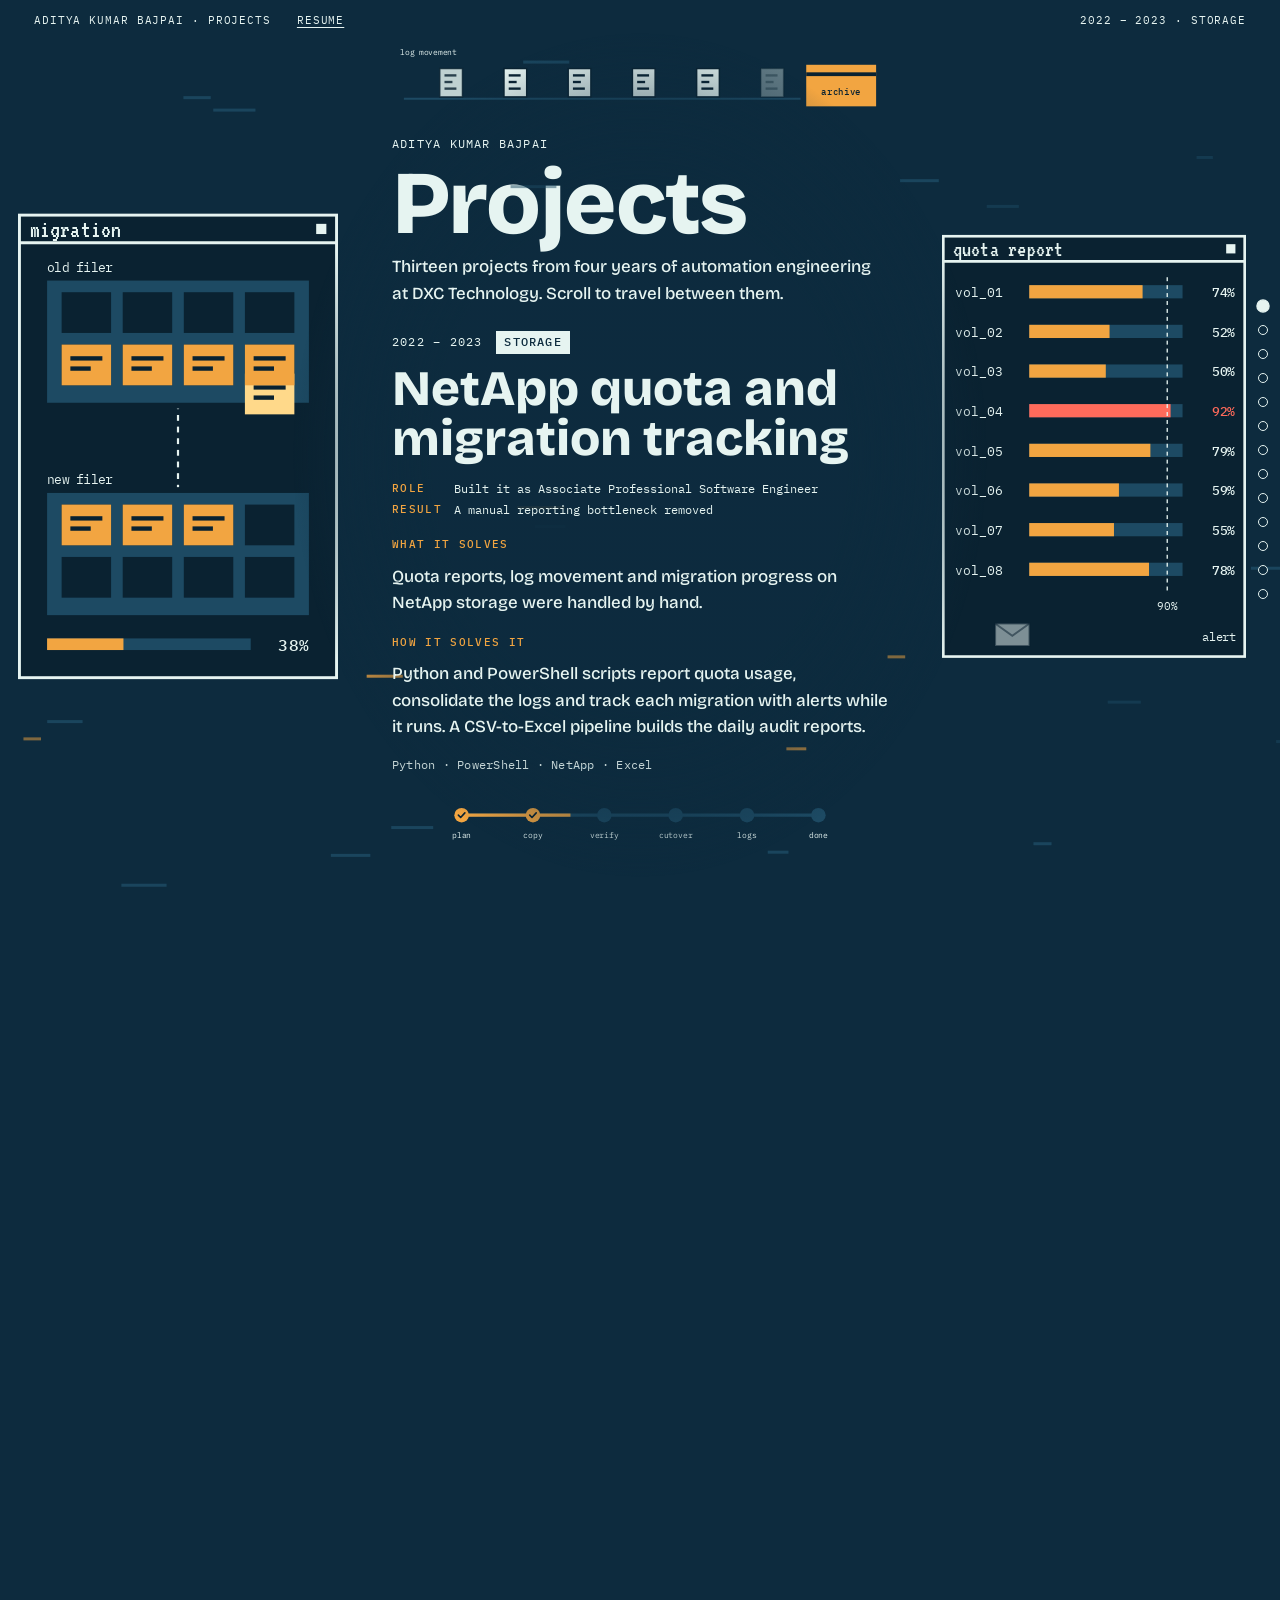
<file: projects.html>
<!doctype html>
<html lang="en">
<head>
<meta charset="utf-8">
<meta name="viewport" content="width=device-width,initial-scale=1,viewport-fit=cover">
<title>Projects · Aditya Kumar Bajpai</title>
<meta name="description" content="Thirteen automation projects, each with what it solves and how.">
<meta name="author" content="Aditya Kumar Bajpai">
<meta name="referrer" content="no-referrer">
<meta property="og:title" content="Projects · Aditya Kumar Bajpai">
<meta property="og:description" content="Thirteen automation projects, each with what it solves and how.">
<meta property="og:type" content="website">
<link rel="icon" href="data:image/svg+xml,%3Csvg xmlns='http://www.w3.org/2000/svg' viewBox='0 0 32 32'%3E%3Crect width='32' height='32' fill='%2315202E'/%3E%3Cpath d='M9 24 16 7l7 17M11.6 18.5h8.8' fill='none' stroke='%23F0A422' stroke-width='3' stroke-linecap='round' stroke-linejoin='round'/%3E%3C/svg%3E">
<link rel="stylesheet" href="fonts/fonts.css">
<style>:root{color-scheme:light;box-sizing:border-box;padding-top:env(safe-area-inset-top,0px);padding-bottom:env(safe-area-inset-bottom,0px)}html{scroll-padding-top:env(safe-area-inset-top,0px)}body{margin:0;padding:0}img{max-width:100%}[hidden]{display:none!important}</style>
</head>
<body>
<style>
/* Layout: one centred, left-aligned text column per project; a fixed live environment grows in from all four edges around it, and the page auto-scrolls between projects while one world retreats and the next grows. */
:root{color-scheme:light;
  --serif:"Newsreader",Georgia,"Times New Roman",serif;
  --pixel:"VT323","Courier New",monospace;
  --mono:"IBM Plex Mono",ui-monospace,Consolas,"Courier New",monospace;
  --black:"Archivo","Arial Black",Arial,sans-serif;
  --grot:"Bricolage Grotesque","Trebuchet MS",Arial,sans-serif;
  --cbg:#0D2B3E;--cfg:#E6F4F1;
}
*{box-sizing:border-box}
html{scroll-behavior:auto}
body{margin:0;background:#0D2B3E;color:#E6F4F1;font-size:17px;line-height:1.55;overflow-x:hidden}
canvas.env{position:fixed;left:0;top:0;width:100%;height:100%;pointer-events:none;display:none}
.js canvas.env{display:block}
#cb{z-index:0}
#cf{z-index:2}
main{position:relative;z-index:1;overflow-x:clip}

.p1{--bg:#0D2B3E;--fg:#E6F4F1;--ac:#F2A541}
.p2{--bg:#EEF2E6;--fg:#1F2A1C;--ac:#C2410C}
.p3{--bg:#1B1035;--fg:#EFE9FF;--ac:#3EE0D0}
.p4{--bg:#F2F6FA;--fg:#0E2233;--ac:#E11D48}
.p5{--bg:#FBF3DF;--fg:#2B2118;--ac:#7A3FF2}
.p6{--bg:#103B2C;--fg:#EFFFF4;--ac:#FFD23F}
.p7{--bg:#2A0E1F;--fg:#FFE9F2;--ac:#3EE08F}
.p8{--bg:#FFD400;--fg:#141200;--ac:#0B3BD9}
.p9{--bg:#0B4F9E;--fg:#F2F8FF;--ac:#FFC83D}
.p10{--bg:#E9EDF0;--fg:#1C2730;--ac:#087A4D}
.p11{--bg:#1B2430;--fg:#E8EEF5;--ac:#F2B544}
.p12{--bg:#FFF1E8;--fg:#33150A;--ac:#C8401B}
.p13{--bg:#231A5C;--fg:#F1EEFF;--ac:#FFAE41}

section.sc{position:relative;min-height:100vh;display:grid;align-items:center;padding:clamp(76px,15vh,150px) 20px;background:var(--bg);color:var(--fg)}
.js section.sc{background:transparent}
.gap{height:45vh}
.txt{position:relative;isolation:isolate;width:min(100%,31rem);margin-inline:auto;display:grid;gap:10px;text-align:left;min-width:0}
.txt::before{content:"";position:absolute;inset:-16% -20%;z-index:-1;pointer-events:none;background:radial-gradient(closest-side,var(--bg) 60%,transparent);opacity:.92}
.txt p{margin:0}
.when{display:flex;flex-wrap:wrap;gap:6px 14px;align-items:baseline;font-family:var(--mono);font-size:.76rem;letter-spacing:.1em;text-transform:uppercase}
.when b{font-weight:500;background:var(--fg);color:var(--bg);padding:2px 8px}
h1,h2{margin:0;text-wrap:balance;line-height:1.02}
.site{font-family:var(--mono);font-size:.76rem;letter-spacing:.1em;text-transform:uppercase}
h1{font-family:var(--grot);font-weight:800;font-size:clamp(3.2rem,10vw,5.6rem);line-height:.9;letter-spacing:-.02em}
.lede{margin-bottom:14px !important}
.lab{font-family:var(--mono);font-size:.7rem;font-weight:500;letter-spacing:.12em;text-transform:uppercase;color:var(--ac);margin-top:8px !important}
.stack{font-family:var(--mono);font-size:.74rem;letter-spacing:.02em;opacity:.85;margin-top:6px !important}

html{overflow-anchor:none}
.facts{display:grid;grid-template-columns:auto minmax(0,1fr);gap:3px 12px;margin:4px 0 0;font-family:var(--mono);font-size:.78rem;line-height:1.45}
.facts dt{font-size:.7rem;font-weight:500;letter-spacing:.12em;text-transform:uppercase;color:var(--ac);padding-top:.12em}
.facts dd{margin:0;min-width:0}
.more{margin-top:4px}
.more summary{display:inline-flex;align-items:center;gap:8px;cursor:pointer;list-style:none;font-family:var(--mono);font-size:.7rem;font-weight:500;letter-spacing:.1em;text-transform:uppercase;color:var(--fg);border:1.5px solid var(--fg);padding:5px 12px;border-radius:999px;user-select:none;-webkit-user-select:none}
.more summary::-webkit-details-marker{display:none}
.more summary::before{content:"+";font-size:.95rem;line-height:.7;letter-spacing:0}
.more[open] summary::before{content:"\2212"}
.more summary:hover{background:var(--fg);color:var(--bg)}
.more summary:focus-visible{outline:2px solid var(--fg);outline-offset:2px}
.more ul{margin:12px 0 2px;padding:0;list-style:none;display:grid;gap:8px;font-size:.9em;line-height:1.45}
.more li{position:relative;padding-left:1.15em}
.more li::before{content:"\2013";position:absolute;left:0;top:0;color:var(--ac)}
@media (min-width:1000px) and (max-height:800px){.txt{gap:7px}.lab{margin-top:4px !important}.lede{margin-bottom:8px !important}section.sc{padding-block:54px 60px}h1{font-size:clamp(2.8rem,6vw,3.9rem)}}

.t-grot{font-family:var(--grot);font-size:1.06rem}
.t-grot h2{font-family:var(--grot);font-weight:800;font-size:clamp(2rem,5vw,3.1rem)}
.t-black{font-family:var(--black);font-size:1rem}
.t-black h2{font-family:var(--black);font-weight:900;text-transform:uppercase;font-size:clamp(1.9rem,5vw,3rem);line-height:.92;letter-spacing:-.02em}
.t-mono{font-family:var(--mono);font-size:.92rem}
.t-mono h2{font-family:var(--mono);font-weight:500;font-size:clamp(1.5rem,3.6vw,2.1rem);line-height:1.12}
.t-pixel{font-family:var(--mono);font-size:.92rem}
.t-pixel h2{font-family:var(--pixel);font-weight:400;font-size:clamp(2.4rem,5.8vw,3.7rem);color:var(--ac);line-height:.95}
.t-serif{font-family:var(--serif);font-size:1.14rem}
.t-serif h2{font-family:var(--serif);font-weight:500;font-size:clamp(2rem,4.8vw,3rem)}

.bar{position:fixed;top:0;left:0;right:0;z-index:3;display:flex;justify-content:space-between;gap:10px;padding:calc(env(safe-area-inset-top,0px) + 10px) clamp(12px,3vw,26px) 0;font-family:var(--mono);font-size:.7rem;letter-spacing:.08em;text-transform:uppercase;color:var(--cfg);pointer-events:none}
.bar span,.bar a{background:var(--cbg);color:var(--cfg);padding:2px 8px;transition:background-color .5s,color .5s;white-space:nowrap}
.bar a{pointer-events:auto;text-decoration:underline;text-underline-offset:3px}
.bar a:focus-visible{outline:2px solid var(--cfg);outline-offset:2px}
#moodlabel{margin-left:auto}
.dots{position:fixed;right:6px;top:50%;transform:translateY(-50%);z-index:3;display:none;gap:2px}
.js .dots{display:grid}
.dots button{width:22px;height:22px;padding:0;border:0;background:none;cursor:pointer;display:grid;place-items:center}
.dots button::before{content:"";width:8px;height:8px;border-radius:50%;border:1.5px solid var(--cfg);background:var(--cbg);transition:background-color .4s,border-color .4s,transform .3s}
.dots button[aria-current="true"]::before{background:var(--cfg);transform:scale(1.35)}
#next{position:fixed;left:50%;bottom:calc(env(safe-area-inset-bottom,0px) + 12px);transform:translateX(-50%);z-index:3;display:none;font-family:var(--mono);font-size:.7rem;letter-spacing:.08em;text-transform:uppercase;background:var(--cbg);color:var(--cfg);border:1.5px solid var(--cfg);padding:9px 16px;border-radius:999px;cursor:pointer;white-space:nowrap;transition:background-color .5s,color .5s,border-color .5s,opacity .25s}
.js #next{display:block}
.dots button:focus-visible,#next:focus-visible{outline:2px solid var(--cfg);outline-offset:2px}
@media (max-width:999px){
  /* the drawings get the top two fifths of the screen; the words start below them and scroll up over them */
  section.sc{padding-block:26vh;align-items:start}
  .js section.sc{padding-top:clamp(170px,40vh + 18px,580px);padding-bottom:clamp(118px,20vh + 8px,238px)}
  .dots{display:none !important}
  .bar .here{display:none}
  .txt::before{inset:-18px -12px;background:var(--bg);opacity:.9;filter:blur(12px)}
  .more summary{padding:8px 14px}
}
@media (min-width:600px) and (max-width:999px){html{font-size:112%}}
@media (min-width:1500px) and (min-height:850px){html{font-size:115%}}
@media (min-width:1800px) and (min-height:980px){html{font-size:128%}}
@media (min-width:2300px) and (min-height:1250px){html{font-size:150%}}
</style>

<canvas class="env" id="cb" aria-hidden="true"></canvas>
<main id="work">
<section class="sc p1 t-grot" data-when="2022 – 2023" data-word="Storage" data-short="NetApp tracking"><div class="txt">
  <p class="site">Aditya Kumar Bajpai</p>
  <h1>Projects</h1>
  <p class="lede">Thirteen projects from four years of automation engineering at DXC Technology. Scroll to travel between them.</p>
  <p class="when"><span>2022 – 2023</span><b>Storage</b></p><h2>NetApp quota and migration tracking</h2>
  <dl class="facts"><dt>Role</dt><dd>Built it as Associate Professional Software Engineer</dd><dt>Result</dt><dd>A manual reporting bottleneck removed</dd></dl>
  <p class="lab">What it solves</p>
  <p>Quota reports, log movement and migration progress on NetApp storage were handled by hand.</p>
  <p class="lab">How it solves it</p>
  <p>Python and PowerShell scripts report quota usage, consolidate the logs and track each migration with alerts while it runs. A CSV-to-Excel pipeline builds the daily audit reports.</p>
  <p class="stack">Python · PowerShell · NetApp · Excel</p>
</div></section>
<div class="gap"></div>
<section class="sc p2 t-serif" data-when="2023 – 2025" data-word="Storage" data-short="Centera and quotas"><div class="txt">
  <p class="when"><span>2023 – 2025</span><b>Storage</b></p><h2>Centera monitoring and quota requests</h2>
  <dl class="facts"><dt>Role</dt><dd>Built it as Analyst II, Infrastructure Services</dd><dt>Result</dt><dd>80% less manual effort; quota requests in minutes</dd></dl>
  <p class="lab">What it solves</p>
  <p>Centera health checks and log management were manual work, and a storage quota request took hours to turn around.</p>
  <p class="lab">How it solves it</p>
  <p>Scheduled scripts check health and manage the logs on their own, which cut the manual effort by 80%. Quota requests go through automation and now take minutes.</p>
  <p class="stack">Python · PowerShell · Dell EMC Centera</p>
</div></section>
<div class="gap"></div>
<section class="sc p3 t-black" data-when="2023 – 2025" data-word="Reporting" data-short="Seven platforms, one report"><div class="txt">
  <p class="when"><span>2023 – 2025</span><b>Reporting</b></p><h2>Seven platforms, one report</h2>
  <dl class="facts"><dt>Role</dt><dd>Built it as Analyst II, Infrastructure Services</dd><dt>Result</dt><dd>Seven report formats reduced to one structured set</dd></dl>
  <p class="lab">What it solves</p>
  <p>VMAX, PowerMax, 3PAR, Pure, Brocade, MDS and Centera each report in their own format. One view of the storage estate meant collecting and reshaping every report by hand.</p>
  <p class="lab">How it solves it</p>
  <p>Scripts collect each platform's report and normalise it into a single structured reporting set, covering storage arrays, SAN switches and archive storage.</p>
  <p class="stack">Python · PowerShell · Dell EMC · HPE 3PAR · Pure Storage · Brocade · Cisco MDS</p>
</div></section>
<div class="gap"></div>
<section class="sc p4 t-grot" data-when="2023 – 2025" data-word="Monitoring" data-short="Predictive monitoring"><div class="txt">
  <p class="when"><span>2023 – 2025</span><b>Monitoring</b></p><h2>Predictive monitoring</h2>
  <dl class="facts"><dt>Role</dt><dd>Built it as Analyst II, Infrastructure Services</dd><dt>Result</dt><dd>From reactive alerting to early intervention</dd></dl>
  <p class="lab">What it solves</p>
  <p>Alerts fired only after a server was already in trouble, so the team was always reacting.</p>
  <p class="lab">How it solves it</p>
  <p>Time-series and tree-based models watch CPU, memory, disk I/O and network metrics. They forecast where each one is heading and flag anomalies, so the team can step in early.</p>
  <p class="stack">Python · pandas · scikit-learn · Matplotlib · time-series forecasting · anomaly detection</p>
</div></section>
<div class="gap"></div>
<section class="sc p5 t-serif" data-when="2023 – 2025" data-word="Knowledge" data-short="Runbook assistant"><div class="txt">
  <p class="when"><span>2023 – 2025</span><b>Knowledge</b></p><h2>A private runbook assistant</h2>
  <dl class="facts"><dt>Role</dt><dd>Built it as Analyst II, Infrastructure Services</dd><dt>Result</dt><dd>Faster troubleshooting and onboarding, all in-house</dd></dl>
  <p class="lab">What it solves</p>
  <p>Answers were spread across runbooks, CSVs and PDFs, which slowed troubleshooting and onboarding. Operational data could not go to an outside service.</p>
  <p class="lab">How it solves it</p>
  <p>The documents are split, embedded and indexed with FAISS. A model served locally by Ollama answers from the passages it retrieves. Everything is hosted in-house.</p>
  <p class="stack">Python · RAG · Ollama · FAISS</p>
</div></section>
<div class="gap"></div>
<section class="sc p6 t-mono" data-when="2025 – 2026" data-word="ITSM" data-short="ServiceNow suite"><div class="txt">
  <p class="when"><span>2025 – 2026</span><b>ITSM</b></p><h2>ServiceNow Ticket Operations Suite</h2>
  <dl class="facts"><dt>Role</dt><dd>Built and own it</dd><dt>Result</dt><dd>Hours of manual queue handling replaced every day</dd></dl>
  <p class="lab">What it solves</p>
  <p>Incident and RITM queues were watched by hand, the same web forms were filled in again and again, and reports were put together manually. It cost hours every day.</p>
  <p class="lab">How it solves it</p>
  <p>Python and Selenium drive the browser. The suite extracts the queues, completes the repetitive forms and emails scheduled reports through Outlook. Task Scheduler runs it unattended on Windows VMs.</p>
  <details class="more"><summary>Engineering detail</summary><ul>
    <li>Works through ServiceNow's web interface with Selenium and Edge WebDriver, and sends its reports through Outlook with win32com.</li>
    <li>The unassigned-ticket report starts every 5 minutes and a run takes about 2. A run still open at 4 minutes is force-terminated, so a stuck browser cannot block the next one.</li>
    <li>Connection failures are detected at page load. The run exits cleanly and the next scheduled start begins fresh, with layered fail-safe exits behind that.</li>
    <li>It shares one Python installation and one Edge driver with other automation on the same machines, so every change has to leave the neighbours untouched.</li>
  </ul></details>
  <p class="stack">Python · Selenium · Edge WebDriver · ServiceNow · Task Scheduler · Outlook/win32com</p>
</div></section>
<div class="gap"></div>
<section class="sc p7 t-pixel" data-when="2025 – 2026" data-word="Resilience" data-short="Heartbeat failover"><div class="txt">
  <p class="when"><span>2025 – 2026</span><b>Resilience</b></p><h2>Heartbeat failover scheduler</h2>
  <dl class="facts"><dt>Role</dt><dd>Designed it for the ServiceNow suite</dd><dt>Result</dt><dd>Reporting continues through a VM failure, unattended</dd></dl>
  <p class="lab">What it solves</p>
  <p>Scheduled reporting on one VM stops when that VM stops.</p>
  <p class="lab">How it solves it</p>
  <p>Three Windows VMs send each other heartbeats by email, over the Outlook channel the reports already use, and elect a leader. When the leader goes quiet, another VM takes over the schedule. The failed one rejoins when it recovers.</p>
  <p class="stack">Python · Windows VMs · email heartbeats · leader election</p>
</div></section>
<div class="gap"></div>
<section class="sc p8 t-black" data-when="2025 – 2026" data-word="Filesystem" data-short="VoluMetric"><div class="txt">
  <p class="when"><span>2025 – 2026</span><b>Filesystem</b></p><h2>VoluMetric</h2>
  <dl class="facts"><dt>Role</dt><dd>Rebuilt the scan engine</dd><dt>Result</dt><dd>Full-volume scan cut from about 46 s to about 4 s</dd></dl>
  <p class="lab">What it solves</p>
  <p>A filesystem inventory that walks every directory is slow. A full volume took about 46 seconds.</p>
  <p class="lab">How it solves it</p>
  <p>VoluMetric reads the NTFS Master File Table directly. 800,000+ records and 490,000+ file paths resolve in about 4 seconds, including hard links, junctions and symlinks, with zero unaccounted records and full parity with the directory walk.</p>
  <details class="more"><summary>Engineering detail</summary><ul>
    <li>Reads the Master File Table through the Win32 API from PowerShell, in place of one filesystem call per directory.</li>
    <li>Resolves hard links, junctions and symlinks, the cases where a file record and a path are not one-to-one.</li>
    <li>Checked against the original directory-walk engine: full parity, and zero unaccounted records out of 800,000+.</li>
    <li>Per-function logging, and a clean-up pass for empty cells in the CSV output.</li>
  </ul></details>
  <p class="stack">PowerShell · NTFS internals · Win32 API</p>
</div></section>
<div class="gap"></div>
<section class="sc p9 t-mono" data-when="2025 – 2026" data-word="Policy" data-short="Policy engine"><div class="txt">
  <p class="when"><span>2025 – 2026</span><b>Policy</b></p><h2>Policy Change Apply Engine</h2>
  <dl class="facts"><dt>Role</dt><dd>Designed and wrote it</dd><dt>Result</dt><dd>Policy changes land on offline servers, all or nothing</dd></dl>
  <p class="lab">What it solves</p>
  <p>Group Policy and Security Options changes had to reach Windows Server 2016 and 2019 fleets with no internet access. The change request names each policy the way gpedit shows it, not as a registry key.</p>
  <p class="lab">How it solves it</p>
  <p>One self-contained PowerShell 5.1 script. It resolves every policy name against the server's own ADMX files at runtime, applies only when every row maps, and writes a per-server report for aggregation across the fleet.</p>
  <details class="more"><summary>Engineering detail</summary><ul>
    <li>Each server resolves the names against its own ADMX and ADML files at run time. A text pre-filter picks the candidate files and only those are parsed as XML.</li>
    <li>That targeted lookup replaced a first version that inventoried every policy on the server and used too much CPU and RAM.</li>
    <li>Security Options have no ADMX. The engine finds them in the server's own security-policy registration and applies them with secedit.</li>
    <li>Runs as one BladeLogic job, with numbered exit codes and a report CSV shaped so a whole fleet aggregates into one file.</li>
    <li>No modules and no internet needed, and nothing hardcoded: paths, language and tool locations come from the machine.</li>
  </ul></details>
  <p class="stack">PowerShell 5.1 · ADMX/ADML · secedit · Windows Registry · BladeLogic</p>
</div></section>
<div class="gap"></div>
<section class="sc p10 t-grot" data-when="2025 – 2026" data-word="Compliance" data-short="Hardening checker"><div class="txt">
  <p class="when"><span>2025 – 2026</span><b>Compliance</b></p><h2>Hardening compliance checker</h2>
  <dl class="facts"><dt>Role</dt><dd>Extended an existing team tool</dd><dt>Result</dt><dd>58 to 129 automated controls, three false passes fixed</dd></dl>
  <p class="lab">What it solves</p>
  <p>The Windows Server hardening checker covered 58 controls, and three defects in it reported passes that were not real.</p>
  <p class="lab">How it solves it</p>
  <p>I extended it to 129 automated controls across firewall, RDP, services, audit policy and NTP, and fixed the three defects behind the false passes.</p>
  <p class="stack">PowerShell · Windows Server · security hardening</p>
</div></section>
<div class="gap"></div>
<section class="sc p11 t-mono" data-when="2025 – 2026" data-word="Certificates" data-short="Certificate monitor"><div class="txt">
  <p class="when"><span>2025 – 2026</span><b>Certificates</b></p><h2>SAN switch certificate monitor</h2>
  <dl class="facts"><dt>Role</dt><dd>Built it, then rewrote the collector for reliability</dd><dt>Result</dt><dd>Renewals flagged up to three months ahead</dd></dl>
  <p class="lab">What it solves</p>
  <p>Certificates on SAN switches in several regions expire on their own dates. Checking them by hand means logging in to each switch through a jump host.</p>
  <p class="lab">How it solves it</p>
  <p>A Python script drives the SSH sessions through the jump hosts, reads the expiry dates and writes a colour-coded Excel report: green above three months, amber from two to three, red under two. The flagged rows go out by email.</p>
  <details class="more"><summary>Engineering detail</summary><ul>
    <li>Two hops per switch: SSH to a jump host with single sign-on, then SSH from there to the switch.</li>
    <li>The first collector used an expect-style library that hung silently on the VM. I rewrote it on plain subprocess calls to plink, and it now collects every switch over one jump-host session.</li>
    <li>Switches that fail on the first jump host are retried at the end of the run through a second one.</li>
    <li>Reads three certificate expiries per switch and converts every timestamp to one time zone before comparing.</li>
    <li>Delivers a timestamped Excel report, plus an HTML email of the flagged rows through Outlook.</li>
  </ul></details>
  <p class="stack">Python · SSH (plink) · Brocade · Excel · Outlook</p>
</div></section>
<div class="gap"></div>
<section class="sc p12 t-black" data-when="2025 – 2026" data-word="Dashboard" data-short="Opportunity dashboard"><div class="txt">
  <p class="when"><span>2025 – 2026</span><b>Dashboard</b></p><h2>Automation Opportunity Dashboard</h2>
  <dl class="facts"><dt>Role</dt><dd>Designed and built it, shipped as versioned releases</dd><dt>Result</dt><dd>Put forward to executives for company-wide rollout</dd></dl>
  <p class="lab">What it solves</p>
  <p>The team's automation opportunities lived in an Excel tracker with no quick way to see status or patterns. CDN chart libraries are blocked on the network.</p>
  <p class="lab">How it solves it</p>
  <p>A single HTML file. It parses the workbook in the browser, draws every chart as hand-written SVG, cross-filters on click, and exports the filtered data to Excel and each chart to PNG. Reload the workbook and it refreshes.</p>
  <details class="more"><summary>Engineering detail</summary><ul>
    <li>No libraries at all. The page reads .xlsx with native browser APIs and draws its own charts, because nothing can be loaded from a CDN.</li>
    <li>Covers the automation pipeline across six technology towers, with status, owner, percent complete and a dated comment log for each opportunity.</li>
    <li>Multi-select filter pills, and every chart filters the others on click.</li>
    <li>The team keeps updating the Excel tracker they already had. Reloading the file refreshes the dashboard.</li>
  </ul></details>
  <p class="stack">Vanilla JavaScript · SVG · HTML/CSS · Excel</p>
</div></section>
<div class="gap"></div>
<section class="sc p13 t-grot" data-when="2025 – 2026" data-word="Learning" data-short="Learning hub"><div class="txt">
  <p class="when"><span>2025 – 2026</span><b>Learning</b></p><h2>Learning and Certification Hub</h2>
  <dl class="facts"><dt>Role</dt><dd>Designed and built it</dd><dt>Result</dt><dd>Row-by-row reading replaced by click-through drill-down</dd></dl>
  <p class="lab">What it solves</p>
  <p>Learning hours and certifications for 68 manager teams sat in two Excel exports that had to be read row by row.</p>
  <p class="lab">How it solves it</p>
  <p>A self-contained dashboard reads both workbooks in the browser. A small loopback-only PowerShell server serves it and shuts down when the tab closes. Click any figure to drill down, level after level, and export exactly the rows on screen.</p>
  <details class="more"><summary>Engineering detail</summary><ul>
    <li>Two audiences on one page: large headline numbers for the executive board, then the working dashboard for engineers and team leads.</li>
    <li>Three tabs: learning hours, certifications and the certification roadmap.</li>
    <li>Drill-down is a stack of panels of any depth, from programme to team to sub-team to individual records. Each panel exports its own rows as a real .xlsx.</li>
    <li>It uses the workbooks' own categories unchanged, so an export always matches the source.</li>
    <li>Starts with one double-click and nothing is uploaded: the server only listens on the local machine.</li>
  </ul></details>
  <p class="stack">Vanilla JavaScript · SVG · PowerShell · Excel</p>
</div></section>
</main>
<canvas class="env" id="cf" aria-hidden="true"></canvas>
<header class="bar"><span class="here">Aditya Kumar Bajpai · Projects</span><a href="index.html">Resume</a><span id="moodlabel">2022 – 2023 · Storage</span></header>
<nav class="dots" id="dots" aria-label="Projects"></nav>
<button id="next" type="button">↓ Centera and quotas</button>
<script>
(function(){
'use strict';
var root=document.documentElement;
var cb=document.getElementById('cb'),cf=document.getElementById('cf');
if(!cb||!cb.getContext)return;
root.classList.add('js');
var BX=cb.getContext('2d'),FX=cf.getContext('2d');
var RM=false; /* motion is always on, by the owner's choice */
var W=0,H=0,MOB=false,L={};
var TAU=Math.PI*2,PI=Math.PI;

/* ---------- helpers ---------- */
function cl(x,a,b){a=a==null?0:a;b=b==null?1:b;return x<a?a:x>b?b:x}
function lerp(a,b,k){return a+(b-a)*k}
function sm(a,b,x){x=cl((x-a)/(b-a));return x*x*(3-2*x)}
function eo(x){x=cl(x);return 1-Math.pow(1-x,3)}
function bk(x){x=cl(x);var c=1.70158;return 1+(c+1)*Math.pow(x-1,3)+c*Math.pow(x-1,2)}
function hs(n){var s=Math.sin(n*127.1+311.7)*43758.5453;return s-Math.floor(s)}
function stg(p,i,n,span){span=span||.45;return cl((p-(i/Math.max(1,n))*(1-span))/span)}
function rgb(h){return [parseInt(h.slice(1,3),16),parseInt(h.slice(3,5),16),parseInt(h.slice(5,7),16)]}
function mix(a,b,k){a=rgb(a);b=rgb(b);return 'rgb('+Math.round(lerp(a[0],b[0],k))+','+Math.round(lerp(a[1],b[1],k))+','+Math.round(lerp(a[2],b[2],k))+')'}
function FM(px,w){return (w||400)+' '+px+'px "IBM Plex Mono",ui-monospace,Consolas,monospace'}
function FP(px){return px+'px VT323,"Courier New",monospace'}
function FG(px,w){return (w||800)+' '+px+'px "Bricolage Grotesque","Trebuchet MS",Arial,sans-serif'}
function fit(g,r,dw,dh,ax,ay){var s=Math.min(r.w/dw,r.h/dh);g.translate(r.x+(r.w-dw*s)*(ax==null?.5:ax),r.y+(r.h-dh*s)*(ay==null?.5:ay));g.scale(s,s);return s}
function enter(g,r,side,p,d){d=d||0;var k=1-eo(cl((p-d)/(1-d)));
  if(side=='l')g.translate(-(r.x+r.w+40)*k,0);else if(side=='r')g.translate((W-r.x+40)*k,0);else if(side=='t')g.translate(0,-(r.y+r.h+40)*k);else g.translate(0,(H-r.y+40)*k)}
/* draw a widget designed at dw x dh into rect r, sliding in from one edge */
function wd(g,r,side,p,d,dw,dh,ax,ay,fn){if(!r||r.w<30||r.h<30)return;g.save();enter(g,r,side,p,d);fit(g,r,dw,dh,ax,ay);fn(g);g.restore()}
function sub(r,fx,fy,fw,fh){return {x:r.x+r.w*fx,y:r.y+r.h*fy,w:r.w*fw,h:r.h*fh}}
function win(g,w,h,title,c,fill){g.fillStyle=fill||c.bg;g.fillRect(0,0,w,h);g.strokeStyle=c.fg;g.lineWidth=2;g.strokeRect(1,1,w-2,h-2);g.beginPath();g.moveTo(0,20);g.lineTo(w,20);g.stroke();g.fillStyle=c.fg;g.font=FP(17);g.textBaseline='middle';g.textAlign='left';g.fillText(title,8,11);g.fillRect(w-15,7,7,7);g.textBaseline='alphabetic'}
function bmp(g,rows,x,y,s,col){g.fillStyle=col;for(var r=0;r<rows.length;r++){var row=rows[r];for(var c=0;c<row.length;c++)if(row.charAt(c)=='#')g.fillRect(x+c*s,y+r*s,s,s)}}
function rr(g,x,y,w,h,r){g.beginPath();if(g.roundRect)g.roundRect(x,y,w,h,r);else g.rect(x,y,w,h)}
function circ(g,x,y,r){g.beginPath();g.arc(x,y,r,0,TAU)}
function line(g,x1,y1,x2,y2){g.beginPath();g.moveTo(x1,y1);g.lineTo(x2,y2);g.stroke()}
function txt(g,s,x,y,font,col,al){g.font=font;g.fillStyle=col;g.textAlign=al||'left';g.fillText(s,x,y)}
var SC=[];

/* ---------- shared drawing bits ---------- */
function tick(g,x,y,s,col,w){g.strokeStyle=col;g.lineWidth=w||3;g.lineCap='round';g.lineJoin='round';g.beginPath();g.moveTo(x-s,y);g.lineTo(x-s*.3,y+s*.7);g.lineTo(x+s,y-s*.7);g.stroke()}
function xmark(g,x,y,s,col,w){g.strokeStyle=col;g.lineWidth=w||3;g.lineCap='round';line(g,x-s,y-s,x+s,y+s);line(g,x+s,y-s,x-s,y+s)}
function mail(g,x,y,w,h,fill,ink){g.fillStyle=fill;g.fillRect(x,y,w,h);g.strokeStyle=ink;g.lineWidth=1.5;g.strokeRect(x,y,w,h);g.beginPath();g.moveTo(x,y);g.lineTo(x+w/2,y+h*.55);g.lineTo(x+w,y);g.stroke()}
function pbar(g,x,y,w,h,k,back,front){g.fillStyle=back;g.fillRect(x,y,w,h);g.fillStyle=front;g.fillRect(x,y,w*cl(k),h)}
function cyc(t,T){return RM?T*.82:t%T}
function sheet(g,x,y,w,h,fill,ink,n){g.fillStyle=fill;g.fillRect(x,y,w,h);g.strokeStyle=ink;g.lineWidth=1.5;g.strokeRect(x,y,w,h);g.fillStyle=ink;for(var i=0;i<(n||3);i++)g.fillRect(x+5,y+6+i*7,(w-10)*(i%2?.6:.9),2.5)}
function srv(g,x,y,w,h,body,ink,led){g.fillStyle=body;g.fillRect(x,y,w,h);g.strokeStyle=ink;g.lineWidth=1.5;g.strokeRect(x,y,w,h);g.fillStyle=led;g.fillRect(x+5,y+h/2-3,7,6);g.save();g.globalAlpha*=.4;g.fillStyle=ink;g.fillRect(x+17,y+h/2-1.5,w-24,3);g.restore()}
function cloud(g,x,y,s,fill){g.fillStyle=fill;circ(g,x,y,10*s);g.fill();circ(g,x+12*s,y-6*s,12*s);g.fill();circ(g,x+26*s,y,10*s);g.fill();g.fillRect(x,y,26*s,10*s)}
function gear(g,x,y,r,a,teeth,col,hole){g.save();g.translate(x,y);g.rotate(a);g.fillStyle=col;g.beginPath();for(var i=0;i<teeth*2;i++){var r2=i%2?r:r*1.24,an=i*PI/teeth;g.lineTo(Math.cos(an-.07)*r2,Math.sin(an-.07)*r2);g.lineTo(Math.cos(an+.07)*r2,Math.sin(an+.07)*r2)}g.closePath();g.fill();g.fillStyle=hole;circ(g,0,0,r*.36);g.fill();g.restore()}
function folder(g,x,y,col){g.fillStyle=col;g.fillRect(x-9,y-5,18,12);g.fillRect(x-9,y-8,8,4)}
/* four widgets per scene: two beside the text, one above it, one below it */
function lay(e,w1,w2,w3,w4){var m=e.m,p=e.p,B=e.B;
  B.save();if(m)B.globalAlpha*=e.ta;
  wd(B,m?L.M1:sub(L.M1,0,.06,1,.84),m?'t':'l',p,0,w1[0],w1[1],.5,.5,w1[2]);
  wd(B,m?L.M2:sub(L.M2,0,.06,1,.84),m?'t':'r',p,.1,w2[0],w2[1],.5,.5,w2[2]);
  B.restore();
  if(!m&&w3)wd(B,L.S1,'t',p,.2,w3[0],w3[1],.5,0,w3[2]);
  if(w4){B.save();if(m)B.globalAlpha*=e.ba;wd(B,m?sub(L.Bt,0,.1,1,.7):L.S2,'b',p,.2,w4[0],w4[1],.5,1,w4[2]);B.restore()}}
/* loose pieces that drift across the whole screen; every fourth one passes in front of the words */
function drift(e,n,fn){var i,g,k=e.m?Math.ceil(n/2):n;for(i=0;i<k;i++){g=i%4==0?e.F:e.B;g.save();g.globalAlpha=e.p*(i%4==0?.5:.85);fn(g,i);g.restore()}}

/* ================= 1 NETAPP: volumes moving to a new filer ================= */
function s1mig(g,c,t){
  win(g,220,320,'migration',c,'#0A2231');
  var a=cyc(t,11),i,done=0;
  txt(g,'old filer',20,40,FM(9),c.fg);txt(g,'new filer',20,186,FM(9),c.fg);
  g.fillStyle=c.soft;g.fillRect(20,46,180,84);g.fillRect(20,192,180,84);
  g.fillStyle='#0A2231';for(i=0;i<8;i++){g.fillRect(30+(i%4)*42,54+Math.floor(i/4)*36,34,28);g.fillRect(30+(i%4)*42,200+Math.floor(i/4)*36,34,28)}
  g.strokeStyle=c.fg;g.lineWidth=1.5;g.setLineDash([4,4]);g.lineDashOffset=-t*18;line(g,110,134,110,188);g.setLineDash([]);
  for(i=0;i<8;i++){var k=sm(i*.95,i*.95+1.2,a),x=30+(i%4)*42,y=lerp(54,200,k)+Math.floor(i/4)*36;if(k>=1)done++;
    g.fillStyle=k>0&&k<1?'#FFD98A':c.ac;g.fillRect(x,y,34,28);g.fillStyle='#0A2231';g.fillRect(x+6,y+8,22,3);g.fillRect(x+6,y+15,14,3)}
  pbar(g,20,292,140,8,done/8,c.soft,c.ac);txt(g,Math.round(done/8*100)+'%',200,301,FM(11,500),c.fg,'right');
}
function s1quota(g,c,t){
  win(g,230,320,'quota report',c,'#0A2231');
  var i,lx=66+116*.9;
  for(i=0;i<8;i++){var y=38+i*30,u=cl(.3+hs(i+2)*.4+Math.sin(t*.5+i*1.7)*.12+(i==3?.34:0)),hot=u>.9;
    txt(g,'vol_0'+(i+1),10,y+9,FM(10),c.fg);pbar(g,66,y,116,10,u,c.soft,hot?'#FF6B5B':c.ac);
    txt(g,Math.round(u*100)+'%',222,y+9,FM(10,500),hot?'#FF6B5B':c.fg,'right')}
  g.strokeStyle=c.fg;g.lineWidth=1;g.setLineDash([3,3]);line(g,lx,32,lx,270);g.setLineDash([]);
  txt(g,'90%',lx,284,FM(8),c.fg,'center');
  var ph=(t*.35)%1;g.globalAlpha=Math.sin(ph*PI);mail(g,14+ph*150,294,26,17,c.fg,'#0A2231');g.globalAlpha=1;txt(g,'alert',222,307,FM(9),c.fg,'right');
}
function s1logs(g,c,t){
  var i;txt(g,'log movement',6,12,FM(9),c.fg);
  g.strokeStyle=c.soft;g.lineWidth=2;line(g,10,58,430,58);
  for(i=0;i<6;i++){var ph=(t*.13+i/6)%1,x=lerp(6,414,ph);g.globalAlpha=cl((1-ph)*6)*cl(ph*8);sheet(g,x,26,24,30,c.fg,'#0A2231',3)}
  g.globalAlpha=1;g.fillStyle=c.ac;g.fillRect(436,22,74,44);g.fillStyle='#0A2231';g.fillRect(436,30,74,4);txt(g,'archive',473,54,FM(10,500),'#0A2231','center');
}
function s1track(g,c,t){
  var a=cyc(t,11)/11,i,NM=['plan','copy','verify','cutover','logs','done'];
  g.strokeStyle=c.soft;g.lineWidth=4;line(g,40,36,480,36);g.strokeStyle=c.ac;line(g,40,36,40+440*a,36);
  for(i=0;i<6;i++){var x=40+i*88,on=a*5>=i-.02;g.fillStyle=on?c.ac:c.soft;circ(g,x,36,9);g.fill();if(on)tick(g,x,36,4,'#0A2231',2);txt(g,NM[i],x,64,FM(10),c.fg,'center')}
}
SC.push({c:{bg:'#0D2B3E',fg:'#E6F4F1',ac:'#F2A541',soft:'#1D4A63'},draw:function(e){
  var t=e.t,c=e.c,q=eo(e.p);
  drift(e,28,function(g,i){var y=hs(i)*H,sp=30+hs(i+3)*70,x=((t*sp+hs(i+7)*W)%(W+80))-40;g.fillStyle=i%5?c.soft:c.ac;g.fillRect(x,y,(14+hs(i+1)*34)*q,3)});
  lay(e,[220,320,function(g){s1mig(g,c,t)}],[230,320,function(g){s1quota(g,c,t)}],[520,72,function(g){s1logs(g,c,t)}],[520,74,function(g){s1track(g,c,t)}]);
}});

/* ================= 2 CENTERA: health on a schedule, quotas in minutes ================= */
function s2health(g,c,t){
  win(g,220,320,'health check',c,'#F7F9F1');
  var a=cyc(t,7),i,x;
  for(i=0;i<6;i++){var y=30+i*44,ok=a>i+.6;
    g.fillStyle=c.soft;g.fillRect(10,y,200,36);
    g.strokeStyle=c.fg;g.lineWidth=1.5;g.lineJoin='round';g.beginPath();
    for(x=0;x<=120;x+=3){var u=(x+t*50+i*23)%48,yy=y+20-(u<4?10:(u<8?-6:0));if(x==0)g.moveTo(18+x,yy);else g.lineTo(18+x,yy)}g.stroke();
    if(a>i&&a<i+.6){g.strokeStyle=c.ac;g.lineWidth=2.5;g.strokeRect(10,y,200,36)}
    if(ok)tick(g,186,y+18,7,'#2E7D4F',3);else txt(g,'node '+(i+1),204,y+22,FM(9),c.fg,'right')}
  txt(g,'checked on schedule',110,308,FM(9),c.fg,'center');
}
function s2quota(g,c,t){
  win(g,230,320,'quota request',c,'#F7F9F1');
  var a=cyc(t,7),rq=eo(a/1),up=sm(2.6,3.4,a);
  g.save();g.translate(-(1-rq)*200,0);sheet(g,20,32,120,38,'#FFFFFF',c.fg,4);g.restore();txt(g,'request',150,55,FM(10),c.fg);
  g.strokeStyle=c.fg;g.lineWidth=1.5;g.setLineDash([4,4]);g.lineDashOffset=-t*16;line(g,80,74,80,104);line(g,80,150,80,172);g.setLineDash([]);
  gear(g,80,127,17,t*1.4,8,c.ac,'#F7F9F1');txt(g,'script',112,131,FM(10),c.fg);
  g.fillStyle=c.soft;g.fillRect(20,178,190,22);g.fillStyle='#6E8B4F';g.fillRect(20,178,190*.62,22);
  var qx=20+190*lerp(.68,.92,up);g.strokeStyle=c.ac;g.lineWidth=3;line(g,qx,172,qx,206);txt(g,'quota',qx,219,FM(9,500),c.ac,'center');
  if(a>3.4)tick(g,196,127,8,'#2E7D4F',3);
  txt(g,'before',30,246,FM(9),c.fg);txt(g,'now',128,246,FM(9),c.fg);
  g.strokeStyle=c.fg;g.lineWidth=2;circ(g,50,280,22);g.stroke();circ(g,148,280,22);g.stroke();
  g.lineWidth=3;line(g,50,280,50+Math.sin(t*.9)*13,280-Math.cos(t*.9)*13);g.lineWidth=2;line(g,148,280,148+Math.sin(t*2.6)*17,280-Math.cos(t*2.6)*17);
  txt(g,'hours',78,284,FM(9,500),c.fg);txt(g,'minutes',176,284,FM(9,500),c.ac);
}
function s2nodes(g,c,t){
  var a=cyc(t,7),i;
  for(i=0;i<12;i++){var x=30+i*42,on=a/7*12>i;g.strokeStyle=c.fg;g.lineWidth=1.5;g.fillStyle=c.soft;circ(g,x,36,15);g.fill();g.stroke();circ(g,x,36,5);g.stroke();
    g.fillStyle=on?'#2E7D4F':c.ac;circ(g,x+11,23,4.5);g.fill()}
}
function s2effort(g,c,t,age){
  var k=RM?1:eo(((age%9)-.6)/2.2),w=lerp(400,80,k);
  txt(g,'manual effort',6,12,FM(9),c.fg);
  txt(g,'before',84,34,FM(10),c.fg,'right');g.fillStyle=c.fg;g.fillRect(90,22,400,16);
  txt(g,'now',84,60,FM(10),c.fg,'right');g.fillStyle=c.ac;g.fillRect(90,48,w,16);
  if(k>.95)txt(g,'80% less',90+w+10,62,FG(17,800),c.ac);
}
SC.push({c:{bg:'#EEF2E6',fg:'#1F2A1C',ac:'#C2410C',soft:'#D5DEC6'},draw:function(e){
  var B=e.B,p=e.p,t=e.t,c=e.c,q=eo(p),i;
  B.strokeStyle=c.soft;B.lineWidth=2;
  for(i=0;i<7;i++){var r=(60+i*90+((t*8)%90))*q;circ(B,0,H,r);B.stroke();circ(B,W,0,r);B.stroke()}
  drift(e,14,function(g,i){var x=hs(i)*W,y=H-((t*(10+hs(i+2)*18)+hs(i+5)*H)%(H+40))+20;g.strokeStyle=i%3?'#6E8B4F':c.ac;g.lineWidth=2;circ(g,x,y,5+hs(i+9)*7);g.stroke();circ(g,x,y,1.5);g.stroke()});
  lay(e,[220,320,function(g){s2health(g,c,t)}],[230,320,function(g){s2quota(g,c,t)}],[520,60,function(g){s2nodes(g,c,t)}],[520,72,function(g){s2effort(g,c,t,e.age)}]);
}});

/* ================= 3 VENDORS: seven formats into one report ================= */
var VN=['VMAX','PowerMax','3PAR','Pure','Brocade','MDS','Centera'],VC=['#FF7AB6','#FFD23F','#7AD0FF','#FF8A5B','#B9F18C','#C9A0FF','#FFFFFF'];
function s3in(g,c,t){
  var i,k;txt(g,'seven formats',110,14,FM(9),c.fg,'center');
  for(i=0;i<7;i++){var ph=(t*.11+i/7)%1,w=46+hs(i)*24,h=28+hs(i+4)*20,x=24+(i*53%126)+Math.sin(t+i)*6,y=lerp(34,226,ph);
    g.save();g.translate(x+w/2,y);g.rotate((hs(i+8)-.5)*.5+Math.sin(t*.7+i)*.08);g.globalAlpha=cl(ph*6)*cl((1-ph)*5);
    g.fillStyle=VC[i];if(i%3==1)rr(g,-w/2,-h/2,w,h,8);else{g.beginPath();g.rect(-w/2,-h/2,w,h)}g.fill();
    g.fillStyle='#1B1035';if(i%2)for(k=0;k<3;k++)g.fillRect(-w/2+5,-h/2+14+k*6,w-10-k*8,2);else for(k=0;k<4;k++)g.fillRect(-w/2+6+k*((w-12)/4),-h/2+14,2,h-19);
    txt(g,VN[i],-w/2+4,-h/2+10,FM(8,500),'#1B1035');g.restore()}
  g.fillStyle=c.soft;g.strokeStyle=c.fg;g.lineWidth=2;g.beginPath();g.moveTo(14,246);g.lineTo(206,246);g.lineTo(138,304);g.lineTo(82,304);g.closePath();g.fill();g.stroke();
  txt(g,'collect',110,280,FM(10,500),c.fg,'center');
}
function s3out(g,c,t){
  win(g,230,320,'one reporting set',c,'#120A26');
  var a=cyc(t,11),n=Math.min(11,Math.floor(a/.7)),i,k,HD=['array','used','free','state'];
  for(k=0;k<4;k++)txt(g,HD[k],26+k*52,38,FM(8,500),c.ac);
  g.strokeStyle=c.soft;g.lineWidth=1;line(g,8,44,222,44);
  for(i=0;i<n;i++){var y=52+i*23;
    g.fillStyle=VC[i%7];g.fillRect(10,y,9,13);g.fillStyle=c.fg;
    for(k=0;k<4;k++)g.fillRect(26+k*52,y+4,k==3?16:28+hs(i*4+k)*14,5)}
  if(n>=11&&(Math.floor(t*3)%2||RM))txt(g,'normalised',115,312,FP(20),c.ac,'center');
}
function s3names(g,c,t){
  var i,off=RM?0:(t*30)%560;
  for(i=0;i<14;i++){var k=i%7,x=i*80-off;if(x<-80||x>520)continue;g.fillStyle=VC[k];rr(g,x,14,70,26,k%2?13:2);g.fill();txt(g,VN[k],x+35,31,FM(10,500),'#1B1035','center')}
}
function s3merge(g,c,t){
  var i;g.lineWidth=2.5;g.setLineDash([6,5]);g.lineDashOffset=-t*26;
  for(i=0;i<7;i++){g.strokeStyle=VC[i];g.beginPath();g.moveTo(8,6+i*11.5);g.bezierCurveTo(140,6+i*11.5,180,40,300,40);g.stroke()}
  g.strokeStyle=c.ac;g.lineWidth=4;line(g,300,40,380,40);g.setLineDash([]);
  g.fillStyle=c.ac;g.fillRect(384,22,128,36);txt(g,'one report',448,45,FM(11,500),'#1B1035','center');
}
SC.push({c:{bg:'#1B1035',fg:'#EFE9FF',ac:'#3EE0D0',soft:'#34235C'},draw:function(e){
  var B=e.B,p=e.p,t=e.t,c=e.c,q=eo(p),i,R=Math.max(W,H)*.75;
  B.lineWidth=2;for(i=0;i<16;i++){var a=i/16*TAU+.2,r1=R*(1-.55*q);B.strokeStyle=i%4?c.soft:VC[i%7];B.globalAlpha=(i%4?1:.5)*p;line(B,W/2+Math.cos(a)*R,H/2+Math.sin(a)*R,W/2+Math.cos(a)*r1,H/2+Math.sin(a)*r1)}
  B.globalAlpha=1;
  drift(e,18,function(g,i){var a=hs(i)*TAU,ph=(t*(.05+hs(i+3)*.06)+hs(i+6))%1,r=R*(1-ph);g.fillStyle=VC[i%7];g.globalAlpha*=ph<.7?1:(1-ph)*3.3;g.translate(W/2+Math.cos(a)*r,H/2+Math.sin(a)*r);g.rotate(a+t);g.fillRect(-5,-4,10,8)});
  lay(e,[220,320,function(g){s3in(g,c,t)}],[230,320,function(g){s3out(g,c,t)}],[520,54,function(g){s3names(g,c,t)}],[520,80,function(g){s3merge(g,c,t)}]);
}});

/* ================= 4 PREDICTIVE: a forecast, a tree, an early flag ================= */
function s4f(s){return .2+.74*s*s}
function s4chart(g,c,t){
  win(g,220,320,'cpu forecast',c,'#FFFFFF');
  var a=cyc(t,9),sa=lerp(.12,.66,cl(a/5.5)),x0=14,x1=206,yb=206,hh=150,s,x,y,TH=.84,ty=yb-TH*hh,first;
  g.strokeStyle=c.soft;g.lineWidth=1;for(s=0;s<=4;s++)line(g,x0,yb-s*hh/4,x1,yb-s*hh/4);
  g.strokeStyle=c.ac;g.lineWidth=1.5;g.setLineDash([5,4]);line(g,x0,ty,x1,ty);g.setLineDash([]);txt(g,'threshold',x0,ty-5,FM(8),c.ac);
  g.fillStyle='rgba(225,29,72,.14)';g.beginPath();g.moveTo(x0+(x1-x0)*sa,yb-s4f(sa)*hh);
  for(s=sa;s<=1.001;s+=.04)g.lineTo(x0+(x1-x0)*s,yb-s4f(s)*hh-(s-sa)*34);
  for(s=1;s>=sa;s-=.04)g.lineTo(x0+(x1-x0)*s,yb-s4f(s)*hh+(s-sa)*34);g.closePath();g.fill();
  g.strokeStyle=c.ac;g.lineWidth=2;g.setLineDash([4,4]);g.beginPath();first=true;for(s=sa;s<=1.001;s+=.04){x=x0+(x1-x0)*s;y=yb-s4f(s)*hh;if(first){g.moveTo(x,y);first=false}else g.lineTo(x,y)}g.stroke();g.setLineDash([]);
  g.strokeStyle=c.fg;g.lineWidth=2.5;g.lineJoin='round';g.beginPath();for(s=0;s<=sa;s+=.012){x=x0+(x1-x0)*s;y=yb-(s4f(s)+.035*Math.sin(s*60)+.02*Math.sin(s*131))*hh;if(s==0)g.moveTo(x,y);else g.lineTo(x,y)}g.stroke();
  g.fillStyle=c.fg;circ(g,x0+(x1-x0)*sa,yb-s4f(sa)*hh,4);g.fill();
  var sb=Math.sqrt((TH-.2)/.74),bx=x0+(x1-x0)*sb;
  if(a>2){var pu=.5+.5*Math.sin(t*5);g.fillStyle='rgba(225,29,72,'+(.25*pu)+')';circ(g,bx,ty,12);g.fill();g.fillStyle=c.ac;circ(g,bx,ty,4.5);g.fill()}
  txt(g,'measured',x0,226,FM(9),c.fg);txt(g,'forecast',x1,226,FM(9),c.ac,'right');
  if(a>2){g.fillStyle=c.ac;g.fillRect(14,246,192,46);txt(g,'breach predicted',110,266,FM(11,500),'#FFFFFF','center');txt(g,'flagged before it happens',110,282,FM(9),'#FFFFFF','center')}
  else{g.strokeStyle=c.soft;g.lineWidth=1.5;g.strokeRect(14,246,192,46);txt(g,'watching',110,273,FM(10),c.fg,'center')}
}
var TRN=[[115,58,-1],[62,118,0],[168,118,0],[32,182,1],[92,182,1],[138,182,2],[198,182,2]],TRL=['cpu','mem','disk i/o','net'],TBAD=[0,0,1,0,0,0,1,1];
function s4tree(g,c,t,age){
  win(g,230,320,'tree model',c,'#FFFFFF');
  var i,gr=RM?99:age,LE=[],k;for(i=0;i<8;i++)LE.push([18+i*27.5,250,3+(i>>1)]);
  function edge(a,b,k2){if(k2<=0)return;g.strokeStyle=c.fg;g.lineWidth=1.5;line(g,a[0],a[1],lerp(a[0],b[0],k2),lerp(a[1],b[1],k2))}
  for(i=1;i<7;i++)edge(TRN[TRN[i][2]],TRN[i],cl(gr-i*.35));
  for(i=0;i<8;i++)edge(TRN[LE[i][2]],LE[i],cl(gr-2.6-i*.2));
  for(i=0;i<7;i++){k=bk(cl(gr-i*.35+.3));if(k<=0)continue;g.fillStyle=c.soft;g.strokeStyle=c.fg;g.lineWidth=1.5;circ(g,TRN[i][0],TRN[i][1],13*k);g.fill();g.stroke();if(i<4&&k>.9)txt(g,TRL[i],TRN[i][0],TRN[i][1]-18,FM(8),c.fg,'center')}
  for(i=0;i<8;i++){k=bk(cl(gr-3-i*.2));if(k<=0)continue;g.fillStyle=TBAD[i]?c.ac:'#3B82F6';g.fillRect(LE[i][0]-9*k,LE[i][1]+9-9*k,18*k,18*k)}
  if(gr>5){var n=Math.floor(t/1.6),f=RM?.95:(t/1.6)%1,lf=Math.floor(hs(n)*8)%8,l1=LE[lf][2],l0=TRN[l1][2],P=[TRN[0],TRN[l0],TRN[l1],[LE[lf][0],LE[lf][1]+9]],sg=Math.min(2.999,f*3.4),si=Math.floor(sg),sf=sg-si;
    g.fillStyle=c.fg;circ(g,lerp(P[si][0],P[si+1][0],sf),lerp(P[si][1],P[si+1][1],sf),5);g.fill();
    if(f>.88){g.strokeStyle=TBAD[lf]?c.ac:'#3B82F6';g.lineWidth=3;g.strokeRect(LE[lf][0]-13,LE[lf][1]-4,26,26);txt(g,TBAD[lf]?'anomaly':'normal',115,300,FM(11,500),TBAD[lf]?c.ac:'#3B82F6','center')}}
  else txt(g,'training',115,300,FM(10),c.fg,'center');
}
function s4spark(g,c,t){
  var i,x,NM=['CPU','MEM','DISK I/O','NET'];
  for(i=0;i<4;i++){var x0=8+i*130,xs=130-((t*30+i*50)%190);txt(g,NM[i],x0,12,FM(9,500),c.fg);g.strokeStyle=c.fg;g.lineWidth=1.5;g.lineJoin='round';g.beginPath();
    for(x=0;x<=112;x+=3){var u=x*.09+t*(1+i*.3)+i*7,y=42+Math.sin(u)*6+Math.sin(u*2.7)*3.5+((i%2==0&&Math.abs(x-xs)<4)?-17:0);if(x==0)g.moveTo(x0+x,y);else g.lineTo(x0+x,y)}g.stroke();
    if(i%2==0&&xs>2&&xs<110){g.fillStyle=c.ac;circ(g,x0+xs,20,3.5);g.fill()}}
}
function s4time(g,c,t){
  var a=cyc(t,8)/8,px=70+a*430;
  txt(g,'reactive',62,26,FM(9),c.fg,'right');txt(g,'early',62,62,FM(9),c.fg,'right');
  g.strokeStyle=c.soft;g.lineWidth=3;line(g,70,22,500,22);line(g,70,58,500,58);
  if(px>330)xmark(g,330,22,6,c.ac,3);
  if(px>372){g.fillStyle=c.fg;g.fillRect(366,13,56,18);txt(g,'alert',394,26,FM(9,500),'#FFFFFF','center')}
  if(px>220){g.fillStyle=c.ac;g.fillRect(192,49,56,18);txt(g,'flag',220,62,FM(9,500),'#FFFFFF','center')}
  if(px>330){g.strokeStyle='#3B82F6';g.lineWidth=2.5;circ(g,330,58,6);g.stroke();txt(g,'avoided',344,74,FM(8),'#3B82F6')}
  g.strokeStyle=c.fg;g.lineWidth=1.5;line(g,px,8,px,72);
}
SC.push({c:{bg:'#F2F6FA',fg:'#0E2233',ac:'#E11D48',soft:'#D5E1EC'},draw:function(e){
  var B=e.B,p=e.p,t=e.t,c=e.c,q=eo(p),st=e.m?34:46,x,y;
  B.fillStyle=c.soft;for(x=st/2;x<W;x+=st)for(y=st/2;y<H*q;y+=st)B.fillRect(x-1.5,y-1.5,3,3);
  B.fillStyle='rgba(225,29,72,'+(.08*p)+')';B.fillRect((t*70)%(W+200)-100,0,60,H);
  drift(e,12,function(g,i){var x2=hs(i)*W,y2=hs(i+4)*H,pu=.5+.5*Math.sin(t*1.5+i*2);g.strokeStyle=i%3?'#3B82F6':c.ac;g.lineWidth=2;g.globalAlpha*=pu;line(g,x2-6,y2,x2+6,y2);line(g,x2,y2-6,x2,y2+6)});
  lay(e,[220,320,function(g){s4chart(g,c,t)}],[230,320,function(g){s4tree(g,c,t,e.age)}],[520,58,function(g){s4spark(g,c,t)}],[520,80,function(g){s4time(g,c,t)}]);
}});

/* ================= 5 RUNBOOK ASSISTANT: documents, an index, a local model ================= */
var DC=['#E0457B','#2E9C7A','#F08A24'],DN=['runbook','csv','pdf'],QQ='how do I replace a failed disk?';
function s5index(g,c,t){
  var i;
  for(i=0;i<3;i++){var x=14+i*70;sheet(g,x,18,54,62,'#FFFFFF',c.fg,7);g.fillStyle=DC[i];g.fillRect(x,18,54,9);txt(g,DN[i],x+27,94,FM(9),c.fg,'center')}
  for(i=0;i<12;i++){var d=i%3,ph=(t*.22+i/12)%1,x2=lerp(41+d*70,40+hs(i+3)*140,ph),y=lerp(104,210,ph*ph);g.globalAlpha=cl(ph*5)*cl((1-ph)*5);g.fillStyle=DC[d];g.fillRect(x2-5,y-4,10,8)}
  g.globalAlpha=1;g.fillStyle=c.soft;g.fillRect(12,214,196,92);g.strokeStyle=c.fg;g.lineWidth=2;g.strokeRect(12,214,196,92);txt(g,'faiss index',18,228,FM(9,500),c.fg);
  for(i=0;i<45;i++){var k=i%3,cx=[60,112,165][k],cy=[266,282,262][k];g.fillStyle=DC[k];circ(g,cx+(hs(i)-.5)*46+Math.sin(t+i)*1.5,cy+(hs(i+50)-.5)*32+Math.cos(t*1.2+i)*1.5,2.6);g.fill()}
}
function s5chat(g,c,t){
  win(g,230,320,'assistant (local)',c,'#FFFFFF');
  var a=cyc(t,13),n=Math.floor(cl(a/2.4)*QQ.length),i;
  g.fillStyle=c.ac;rr(g,34,32,186,36,8);g.fill();
  g.font=FM(9);g.fillStyle='#FFFFFF';g.textAlign='left';g.fillText(QQ.slice(0,n),42,54);
  if(a>3){txt(g,'retrieved',10,90,FM(8,500),c.fg);for(i=0;i<3;i++){var k=eo(cl((a-3-i*.5)/.6));g.save();g.translate(-(1-k)*120,0);g.globalAlpha*=k;g.fillStyle=DC[i];rr(g,10+i*70,98,64,22,4);g.fill();txt(g,DN[i],42+i*70,113,FM(9,500),'#FFFFFF','center');g.restore()}}
  else if(a>2.4&&Math.floor(t*3)%2)txt(g,'searching',10,90,FM(9),c.fg);
  if(a>5.2){g.fillStyle=c.soft;rr(g,10,134,196,140,8);g.fill();var m2=Math.min(8,Math.floor((a-5.2)/.55));
    g.fillStyle=c.fg;g.globalAlpha=.75;for(i=0;i<m2;i++)g.fillRect(20,148+i*15,(i%3==2?110:168)-hs(i)*20,5);g.globalAlpha=1}
  txt(g,'served by ollama, in-house',115,302,FM(8.5),c.fg,'center');
}
function s5wall(g,c,t){
  var i,NM=['documents','faiss','ollama'];
  g.strokeStyle=c.fg;g.lineWidth=2;g.setLineDash([7,5]);rr(g,8,4,336,60,10);g.stroke();g.setLineDash([]);txt(g,'in-house',18,19,FM(9,500),c.fg);
  for(i=0;i<3;i++){g.fillStyle=i==2?c.ac:c.soft;g.fillRect(24+i*104,26,88,28);g.strokeStyle=c.fg;g.lineWidth=1.5;g.strokeRect(24+i*104,26,88,28);txt(g,NM[i],68+i*104,44,FM(9,500),i==2?'#FFFFFF':c.fg,'center');
    if(i<2){g.setLineDash([3,3]);g.lineDashOffset=-t*14;line(g,112+i*104,40,128+i*104,40);g.setLineDash([])}}
  cloud(g,420,36,1.3,c.soft);xmark(g,437,32,8,'#C2410C',3);txt(g,'outside',437,62,FM(9),c.fg,'center');
}
function s5flow(g,c,t){
  var i,ST=['split','embed','index','retrieve','answer'],on=RM?4:Math.floor((t*.9)%5);
  g.strokeStyle=c.fg;g.lineWidth=2;line(g,20,40,500,40);
  for(i=0;i<5;i++){var x=18+i*100;g.fillStyle=on==i?c.ac:'#FFFFFF';g.fillRect(x,24,84,32);g.strokeStyle=c.fg;g.strokeRect(x,24,84,32);txt(g,ST[i],x+42,44,FM(10,500),on==i?'#FFFFFF':c.fg,'center')}
}
SC.push({c:{bg:'#FBF3DF',fg:'#2B2118',ac:'#7A3FF2',soft:'#E9DCB8'},draw:function(e){
  var t=e.t,c=e.c,q=eo(e.p);
  drift(e,18,function(g,i){var x=hs(i)*W+Math.sin(t*.4+i)*30,y=((t*(9+hs(i+2)*14)+hs(i+5)*H)%(H+80))-40;g.translate(x,y);g.rotate(Math.sin(t*.5+i)*.5+i);g.globalAlpha*=q;sheet(g,-13,-17,26,34,'#FFFFFF',i%3?c.soft:DC[i%3],4)});
  lay(e,[220,320,function(g){s5index(g,c,t)}],[230,320,function(g){s5chat(g,c,t)}],[520,70,function(g){s5wall(g,c,t)}],[520,70,function(g){s5flow(g,c,t)}]);
}});

/* ================= 6 SERVICENOW: a browser that works the queue by itself ================= */
function s6browser(g,c,t){
  win(g,220,320,'edge · queue',c,'#0C2E22');
  var a=cyc(t,9.5),i;
  g.fillStyle=c.soft;g.fillRect(8,26,204,14);txt(g,'incidents and requests',14,36,FM(8),c.fg);
  for(i=0;i<6;i++){var y=46+i*26,on=a>=i&&a<i+1,done=a>=i+1;
    g.fillStyle=on?c.soft:'#0C2E22';g.fillRect(8,y,204,22);
    txt(g,(i%2?'RITM':'INC')+(20410+i*37),14,y+15,FM(10,on?500:400),c.fg);
    g.fillStyle=done?c.ac:c.soft;g.fillRect(150,y+5,54,12);txt(g,done?'read':'new',177,y+14,FM(8,500),done?'#0C2E22':c.fg,'center')}
  if(a<6){var cr=Math.floor(a),cx=lerp(60,140,cl((a-cr)*1.6)),cy=46+cr*26+12;g.fillStyle='#FFFFFF';g.strokeStyle='#0C2E22';g.lineWidth=1;g.beginPath();g.moveTo(cx,cy);g.lineTo(cx+12,cy+5);g.lineTo(cx+5,cy+12);g.closePath();g.fill();g.stroke()}
  txt(g,'form',8,218,FM(8,500),c.ac);
  for(i=0;i<3;i++){var fy=224+i*24,k=cl((a-6-i*.7)/.7);g.strokeStyle=c.fg;g.lineWidth=1.2;g.strokeRect(8,fy,150,18);g.fillStyle=c.fg;g.fillRect(13,fy+7,138*k,4)}
  var sent=a>8.2;g.fillStyle=sent?c.ac:c.soft;g.fillRect(166,272,46,18);txt(g,'submit',189,284,FM(8,500),sent?'#0C2E22':c.fg,'center');
  if(sent)tick(g,189,250,7,c.ac,3);
}
function s6inbox(g,c,t){
  win(g,230,320,'outlook · inbox',c,'#0C2E22');
  var PER=2.2,n=Math.floor(t/PER),f=RM?1:(t/PER)-n,i;
  g.save();g.beginPath();g.rect(2,22,226,296);g.clip();
  for(i=0;i<7;i++){var id=n-i,y=30+(i-1+eo(cl(f*2.2)))*42,mins=(((id%288)+288)%288)*5,hh=String(Math.floor(mins/60)),mm=String(mins%60);if(hh.length<2)hh='0'+hh;if(mm.length<2)mm='0'+mm;
    g.fillStyle=i==0?c.soft:'#0C2E22';g.fillRect(8,y,214,36);g.strokeStyle=c.soft;g.lineWidth=1.5;g.strokeRect(8,y,214,36);
    mail(g,16,y+9,26,17,i==0?c.ac:c.fg,'#0C2E22');
    txt(g,'Unassigned tickets',52,y+16,FM(10,i==0?500:400),c.fg);txt(g,hh+':'+mm+' report',52,y+29,FM(8),c.fg)}
  g.restore();
}
function s6sched(g,c,t){
  var a=cyc(t,5),x0=60,w=400,i;txt(g,'task scheduler',x0,12,FM(9,500),c.fg);txt(g,'force-stop at 4',x0+w*.8,12,FM(8),'#FF8A7A','center');
  g.fillStyle=c.soft;g.fillRect(x0,20,w,16);g.fillStyle=c.ac;g.fillRect(x0,20,w*Math.min(a,2)/5,16);
  g.strokeStyle='#FF8A7A';g.lineWidth=2;line(g,x0+w*.8,16,x0+w*.8,40);
  for(i=0;i<=5;i++){g.fillStyle=c.fg;g.fillRect(x0+w*i/5-.75,38,1.5,5);txt(g,String(i),x0+w*i/5,54,FM(8),c.fg,'center')}
  txt(g,'min',x0+w+10,54,FM(8),c.fg);txt(g,'a run takes about 2 minutes, every 5',x0,68,FM(8),c.fg);
  g.strokeStyle=c.fg;g.lineWidth=1.5;line(g,x0+w*a/5,16,x0+w*a/5,40);
}
function s6belt(g,c,t){
  var i,off=RM?20:(t*40)%70;
  g.fillStyle=c.soft;g.fillRect(0,58,520,6);
  for(i=-1;i<4;i++){var x=i*70+off;if(x>226)continue;g.fillStyle=c.fg;g.fillRect(x,30,44,28);g.fillStyle='#0C2E22';g.fillRect(x+6,38,22,3);g.fillRect(x+6,46,30,3)}
  g.fillStyle=c.ac;g.fillRect(210,10,96,54);txt(g,'{ python }',258,42,FM(11,500),'#0C2E22','center');
  for(i=0;i<4;i++){var x2=312+i*36+off/70*36;if(x2>426)continue;g.fillStyle=c.fg;g.fillRect(x2,40,26,5)}
  sheet(g,446,8,62,54,c.fg,'#0C2E22',6);txt(g,'report',477,76,FM(8),c.fg,'center');
}
SC.push({c:{bg:'#103B2C',fg:'#EFFFF4',ac:'#FFD23F',soft:'#1D5A44'},draw:function(e){
  var t=e.t,c=e.c;
  drift(e,20,function(g,i){var x=hs(i)*W,y=H-((t*(14+hs(i+2)*20)+hs(i+5)*H)%(H+60))+30;g.fillStyle=c.soft;rr(g,x-22,y-9,44,18,4);g.fill();g.fillStyle=c.bg;g.fillRect(x-16,y-2,18,3);if(i%3==0)tick(g,x+12,y,4,c.ac,2)});
  lay(e,[220,320,function(g){s6browser(g,c,t)}],[230,320,function(g){s6inbox(g,c,t)}],[520,72,function(g){s6sched(g,c,t)}],[520,80,function(g){s6belt(g,c,t)}]);
}});

/* ================= 7 FAILOVER: three machines, one leader, a heartbeat ================= */
function fo(t){var a=cyc(t,14);return {a:a,lead:a<5?0:(a<7.5?-1:1),aUp:a<5||a>=11}}
var VMP=[[110,66],[52,208],[168,208]],VML=['VM-A','VM-B','VM-C'];
function s7vms(g,c,t){
  var s=fo(t),i,j,k;
  for(i=0;i<3;i++)for(j=i+1;j<3;j++){var up=i>0||s.aUp;g.strokeStyle=up?c.fg:c.soft;g.lineWidth=1.5;g.setLineDash(up?[]:[4,5]);line(g,VMP[i][0],VMP[i][1],VMP[j][0],VMP[j][1]);g.setLineDash([]);
    if(up)for(k=0;k<2;k++){var ph=(t*.45+k*.5+i*.2+j*.1)%1,u=k?1-ph:ph;mail(g,lerp(VMP[i][0],VMP[j][0],u)-8,lerp(VMP[i][1],VMP[j][1],u)-6,16,11,c.fg,c.bg)}}
  for(i=0;i<3;i++){var x=VMP[i][0],y=VMP[i][1],dead=i==0&&!s.aUp,ld=s.lead==i,ink=dead?'#7A3A55':(ld?c.ac:c.fg);
    if(ld){g.fillStyle='rgba(62,224,143,.18)';circ(g,x,y,46+Math.sin(t*3)*3);g.fill()}
    g.fillStyle=dead?'#1A0913':c.soft;g.strokeStyle=ink;g.lineWidth=ld?3:2;g.fillRect(x-34,y-24,68,44);g.strokeRect(x-34,y-24,68,44);g.fillStyle=ink;g.fillRect(x-8,y+20,16,7);g.fillRect(x-20,y+27,40,3);
    txt(g,VML[i],x,y+3,FM(11,500),dead?'#7A3A55':c.fg,'center');
    if(dead)xmark(g,x+24,y-15,4.5,'#FF6B7A',2.5);
    if(ld){g.fillStyle=c.ac;g.beginPath();g.moveTo(x-14,y-28);g.lineTo(x-14,y-42);g.lineTo(x-6,y-34);g.lineTo(x,y-44);g.lineTo(x+6,y-34);g.lineTo(x+14,y-42);g.lineTo(x+14,y-28);g.closePath();g.fill()}}
  txt(g,s.a<5?'leader: VM-A':(s.a<7.5?'no heartbeat from VM-A':(s.a<11?'VM-B takes over':'VM-A back as follower')),110,292,FM(11,500),s.a>=5&&s.a<7.5?'#FF6B7A':c.ac,'center');
}
var FLOG=[[0,'A  beat   leader'],[1,'B  beat'],[2,'C  beat'],[3,'A  beat   leader'],[4,'B  beat'],[5.2,'A  --     missed'],[6.4,'A  --     missed'],[7.5,'B  takes over'],[8.3,'B  beat   leader'],[9.2,'C  beat'],[10.1,'B  beat   leader'],[11,'A  beat   back'],[12,'B  beat   leader'],[13,'C  beat']];
function s7log(g,c,t){
  win(g,230,320,'heartbeat log',c,'#1A0913');
  var s=fo(t),i,n=0;g.font=FM(11);g.textAlign='left';
  for(i=0;i<FLOG.length;i++){if(FLOG[i][0]>s.a)break;var ln=FLOG[i][1];g.fillStyle=ln.indexOf('missed')>0?'#FF6B7A':(ln.indexOf('takes')>0||ln.indexOf('back')>0?c.ac:c.fg);g.fillText(ln,12,42+n*19);n++}
  if(Math.floor(t*2)%2&&n<14){g.fillStyle=c.ac;g.fillRect(12,32+n*19,7,12)}
}
function s7ecg(g,c,t){
  var s=fo(t),x0=70,w=430,i;txt(g,'VM-A',62,30,FM(9,500),c.fg,'right');txt(g,'VM-B',62,62,FM(9,500),c.fg,'right');
  g.fillStyle='rgba(255,107,122,.2)';g.fillRect(x0+w*5/14,10,w*6/14,26);
  function tr(y,up,col){g.strokeStyle=col;g.lineWidth=2;g.lineJoin='round';g.beginPath();g.moveTo(x0,y);for(i=0;i<14;i++){var x=x0+w*(i+.5)/14;if(up(i+.5)){g.lineTo(x-6,y);g.lineTo(x-2,y-12);g.lineTo(x+2,y+7);g.lineTo(x+6,y)}}g.lineTo(x0+w,y);g.stroke()}
  tr(26,function(u){return u<5||u>=11},c.fg);tr(58,function(){return true},c.ac);
  g.strokeStyle=c.fg;g.lineWidth=1.5;line(g,x0+w*s.a/14,6,x0+w*s.a/14,72);
}
function s7reports(g,c,t){
  var s=fo(t),x0=70,w=430,i;txt(g,'reports',62,36,FM(9,500),c.fg,'right');txt(g,'sent by',62,60,FM(8),c.fg,'right');
  g.strokeStyle=c.soft;g.lineWidth=3;line(g,x0,32,x0+w,32);
  for(i=0;i<14;i++){var u=i+.5,x=x0+w*u/14;if(u>s.a)break;
    if(u>=5&&u<7.5){g.strokeStyle='#FF6B7A';g.lineWidth=2;circ(g,x,32,6);g.stroke()}else{mail(g,x-10,24,20,14,u<5?c.fg:c.ac,c.bg);txt(g,u<5?'A':'B',x,60,FM(9,500),u<5?c.fg:c.ac,'center')}}
}
SC.push({c:{bg:'#2A0E1F',fg:'#FFE9F2',ac:'#3EE08F',soft:'#4A1C38'},draw:function(e){
  var B=e.B,p=e.p,t=e.t,c=e.c,q=eo(p),i,k,PP=[[.1,.22],[.9,.3],[.5,.96]];
  B.lineWidth=2;B.strokeStyle=c.soft;
  for(i=0;i<3;i++)for(k=0;k<4;k++){var r=((t*36+k*110)%440);B.globalAlpha=p*(1-r/440);circ(B,W*PP[i][0],H*PP[i][1],r*q);B.stroke()}
  B.globalAlpha=1;
  drift(e,12,function(g,i){var ph=(t*(.03+hs(i)*.04)+hs(i+4))%1;mail(g,ph*(W+60)-30,hs(i+8)*H+Math.sin(t+i)*8,18,12,i%3?c.soft:c.ac,c.bg)});
  lay(e,[220,310,function(g){s7vms(g,c,t)}],[230,320,function(g){s7log(g,c,t)}],[520,76,function(g){s7ecg(g,c,t)}],[520,70,function(g){s7reports(g,c,t)}]);
}});

/* ================= 8 VOLUMETRIC: walking folders against reading the table ================= */
function vm(t){var a=cyc(t,12),w=cl(a/10);return {walk:w,mft:cl(w*46/4),sec:w*46}}
var FT=(function(){var n=[[110,48,-1]],o=[0],i,j;for(i=0;i<3;i++){n.push([44+i*66,108,0]);var pi=n.length-1;o.push(pi);for(j=0;j<3;j++){n.push([24+i*66+j*20,168,pi]);o.push(n.length-1)}}return {n:n,o:o}})();
function s8walk(g,c,t){
  win(g,220,320,'directory walk',c,'#FFF6C2');
  var s=vm(t),i,k=s.walk*FT.o.length,cur=Math.min(FT.o.length-1,Math.floor(k));
  g.strokeStyle=c.fg;g.lineWidth=1.5;for(i=1;i<FT.n.length;i++){var pr=FT.n[FT.n[i][2]];line(g,pr[0],pr[1]+7,FT.n[i][0],FT.n[i][1]-8)}
  for(i=0;i<FT.o.length;i++){var nd=FT.n[FT.o[i]];folder(g,nd[0],nd[1],i<k?c.fg:'#D9B800');if(i==cur&&s.walk<1){g.strokeStyle=c.ac;g.lineWidth=2.5;g.strokeRect(nd[0]-13,nd[1]-12,26,23)}}
  txt(g,'folder by folder',110,206,FM(9),c.fg,'center');
  txt(g,Math.round(s.sec)+' s',110,268,FG(48,800),c.fg,'center');
  txt(g,s.walk>=1?'done':'walking',110,296,FM(10),c.fg,'center');
}
function s8mft(g,c,t){
  win(g,230,320,'master file table',c,'#FFF6C2');
  var s=vm(t),i,n=14*11,k=s.mft*n;
  for(i=0;i<n;i++){g.fillStyle=i<k?c.ac:'#D9B800';g.fillRect(12+(i%14)*15,32+Math.floor(i/14)*15,12,12)}
  txt(g,'800,000+ records in one pass',115,212,FM(9),c.fg,'center');
  txt(g,(s.mft>=1?'4':(Math.round(s.sec*10)/10).toFixed(1))+' s',115,268,FG(48,800),c.ac,'center');
  txt(g,s.mft>=1?'done':'reading',115,296,FM(10),c.fg,'center');
}
function s8race(g,c,t){
  var s=vm(t);txt(g,'directory walk',98,21,FM(9),c.fg,'right');txt(g,'MFT read',98,51,FM(9),c.fg,'right');
  g.fillStyle='#D9B800';g.fillRect(104,8,368,16);g.fillRect(104,38,368,16);
  g.fillStyle=c.fg;g.fillRect(104,8,368*s.walk,16);g.fillStyle=c.ac;g.fillRect(104,38,368*4/46*s.mft,16);
  txt(g,'46 s',478,21,FM(10,500),c.fg);txt(g,'4 s',104+368*4/46+8,51,FM(10,500),c.ac);
}
function s8links(g,c,t){
  var i,NM=['hard links','junctions','symlinks'];
  for(i=0;i<3;i++){var x=20+i*128;folder(g,x+10,30,c.fg);folder(g,x+64,30,c.fg);g.strokeStyle=c.ac;g.lineWidth=2;if(i==2)g.setLineDash([4,3]);g.lineDashOffset=-t*10;line(g,x+23,30,x+51,30);g.setLineDash([]);
    if(i==0)line(g,x+23,35,x+51,35);tick(g,x+92,30,5,c.ac,2.5);txt(g,NM[i],x+38,58,FM(9),c.fg,'center')}
  txt(g,'0',448,40,FG(34,800),c.ac,'center');txt(g,'unaccounted',448,58,FM(9),c.fg,'center');
}
SC.push({c:{bg:'#FFD400',fg:'#141200',ac:'#0B3BD9',soft:'#F0BE00'},draw:function(e){
  var B=e.B,p=e.p,t=e.t,c=e.c,q=eo(p),i,off=RM?0:(t*40)%80;
  B.save();B.globalAlpha=p;B.strokeStyle=c.soft;B.lineWidth=e.m?10:18;for(i=-2;i<(W+H*.5)/80+2;i++){var x=i*80+off;line(B,x,-10,x-(H+20)*.5*q,(H+20)*q-10)}B.restore();
  drift(e,14,function(g,i){var sp=120+hs(i)*260,x=((t*sp+hs(i+3)*W)%(W+60))-30,y=hs(i+6)*H;g.fillStyle=i%3?c.fg:c.ac;g.globalAlpha*=.4;g.fillRect(x,y,10,13);g.fillRect(x-28,y+5,22,2)});
  lay(e,[220,320,function(g){s8walk(g,c,t)}],[230,320,function(g){s8mft(g,c,t)}],[520,62,function(g){s8race(g,c,t)}],[520,66,function(g){s8links(g,c,t)}]);
}});

/* ================= 9 POLICY ENGINE: a change request, a resolver, a gate ================= */
function pe(t){var a=cyc(t,13),i,m=0;for(i=0;i<5;i++)if(a>=2+i*1.1)m++;return {a:a,m:m,cur:a<1?-1:Math.min(4,Math.floor((a-1)/1.1)),open:a>=7.2,applied:cl((a-7.6)/1.8),rep:a>=9.8}}
function s9csv(g,c,t){
  win(g,220,320,'change request.csv',c,'#083A75');
  var s=pe(t),i,k,HD=['policy name','value','data'],X=[10,112,162],Wd=[92,40,30];
  for(k=0;k<3;k++)txt(g,HD[k],X[k],38,FM(7.5,500),c.ac);
  for(i=0;i<5;i++){var y=48+i*38,on=s.cur==i&&s.m<=i;g.fillStyle=on?c.soft:'#083A75';g.fillRect(6,y,208,30);g.strokeStyle=on?c.ac:c.soft;g.lineWidth=on?2:1;g.strokeRect(6,y,208,30);
    g.fillStyle=c.fg;g.globalAlpha=.8;for(k=0;k<3;k++){g.fillRect(X[k],y+9,Wd[k]*(.6+hs(i*3+k)*.4),4);if(k==0)g.fillRect(X[k],y+18,Wd[k]*(.3+hs(i+9)*.4),4)}g.globalAlpha=1;
    if(s.m>i)tick(g,204,y+15,4.5,c.ac,2.5)}
  txt(g,s.m+' of 5 rows mapped',110,262,FM(10,500),c.fg,'center');
  txt(g,'named as gpedit shows them',110,290,FM(8.5),c.fg,'center');
}
function s9res(g,c,t){
  var s=pe(t),i,NM=['gpedit path','local ADMX','registry key'];
  for(i=0;i<3;i++){var y=10+i*52;g.fillStyle=c.soft;g.fillRect(30,y,170,34);g.strokeStyle=c.fg;g.lineWidth=2;g.strokeRect(30,y,170,34);txt(g,NM[i],115,y+21,FM(11,500),c.fg,'center');if(i<2){g.lineWidth=1.5;g.setLineDash([3,3]);g.lineDashOffset=-t*14;line(g,115,y+34,115,y+52);g.setLineDash([])}}
  if(s.cur>=0&&s.a<6.5){var f=((s.a-1)/1.1)%1;g.fillStyle=c.ac;g.fillRect(12,lerp(8,140,f),10,10)}
  txt(g,'all-or-nothing gate',115,174,FM(9,500),c.fg,'center');
  for(i=0;i<5;i++){g.fillStyle=s.m>i?c.ac:c.soft;circ(g,43+i*36,192,8);g.fill();g.strokeStyle=c.fg;g.lineWidth=1.5;g.stroke()}
  var gw=88*(1-eo(cl((s.a-7.2)/.5)))+6;g.fillStyle=c.fg;g.fillRect(24,212,gw,14);g.fillRect(206-gw,212,gw,14);
  g.fillStyle=s.open?c.ac:c.soft;g.fillRect(70,238,90,26);txt(g,s.open?'APPLY':'WAIT',115,256,FM(12,500),s.open?'#083A75':c.fg,'center');
  pbar(g,30,278,170,8,s.applied,c.soft,c.ac);txt(g,s.open?'applied '+Math.round(s.applied*5)+' of 5':'applies only if every row maps',115,304,FM(9),c.fg,'center');
}
function s9fleet(g,c,t){
  var s=pe(t),i;cloud(g,12,36,1,c.soft);xmark(g,25,34,8,'#FF8A7A',3);txt(g,'no internet',30,64,FM(8),c.fg,'center');
  for(i=0;i<8;i++){var x=92+i*52,dn=s.applied*8>i;srv(g,x,20,40,30,c.soft,c.fg,dn?c.ac:'#6FA0D8');txt(g,i%2?'2019':'2016',x+20,64,FM(8),c.fg,'center');if(dn)tick(g,x+32,16,4,c.ac,2.5)}
}
function s9report(g,c,t){
  var s=pe(t),i,n=s.rep?Math.min(6,Math.floor((s.a-9.8)/.4)+1):0;
  txt(g,'per-server report',8,16,FM(9,500),c.fg);txt(g,'ComputerName comes last',8,40,FM(8),c.ac);txt(g,'so the fleet aggregates',8,54,FM(8),c.fg);
  g.fillStyle='#083A75';g.fillRect(170,4,340,72);g.strokeStyle=c.fg;g.lineWidth=1.5;g.strokeRect(170,4,340,72);
  for(i=0;i<n;i++){var y=11+i*10.5;g.fillStyle=c.fg;g.globalAlpha=.8;g.fillRect(178,y,110,4);g.fillRect(296,y,54,4);g.fillRect(358,y,36,4);g.globalAlpha=1;g.fillStyle=c.ac;g.fillRect(420,y,80,4)}
}
SC.push({c:{bg:'#0B4F9E',fg:'#F2F8FF',ac:'#FFC83D',soft:'#0A3F80'},draw:function(e){
  var B=e.B,t=e.t,c=e.c,q=eo(e.p),i;
  B.fillStyle=c.soft;for(i=0;i<Math.ceil(H/22);i++){var ind=Math.floor(hs(i)*4)*18,w=(60+hs(i+9)*130)*q;B.fillRect(10+ind,i*22+8,w,8);B.fillRect(W-10-ind-w,i*22+8,w,8)}
  drift(e,14,function(g,i){var x=hs(i)*W,y=((t*(18+hs(i+2)*26)+hs(i+5)*H)%(H+40))-20;g.fillStyle=i%2?c.ac:c.fg;g.fillRect(x,y,6,6);g.fillRect(x+10,y+2,18,2)});
  lay(e,[220,320,function(g){s9csv(g,c,t)}],[230,312,function(g){s9res(g,c,t)}],[520,70,function(g){s9fleet(g,c,t)}],[520,80,function(g){s9report(g,c,t)}]);
}});

/* ================= 10 HARDENING: 58 controls become 129 ================= */
function shield(g,x,y,s){g.beginPath();g.moveTo(x,y-s);g.lineTo(x+s*.82,y-s*.66);g.lineTo(x+s*.82,y+s*.1);g.quadraticCurveTo(x+s*.7,y+s*.8,x,y+s*1.1);g.quadraticCurveTo(x-s*.7,y+s*.8,x-s*.82,y+s*.1);g.lineTo(x-s*.82,y-s*.66);g.closePath()}
function hd(t){var a=cyc(t,11);return {a:a,n:Math.round(lerp(58,129,sm(.8,7,a)))}}
var HC=['firewall','RDP','services','audit policy','NTP'];
function s10shield(g,c,t){
  var s=hd(t),i;g.fillStyle='#FFFFFF';g.strokeStyle=c.fg;g.lineWidth=3;shield(g,110,84,66);g.fill();g.stroke();
  txt(g,String(s.n),110,98,FG(46,800),c.ac,'center');txt(g,'controls',110,118,FM(10),c.fg,'center');
  for(i=0;i<129;i++){g.fillStyle=i<58?c.fg:(i<s.n?c.ac:c.soft);g.fillRect(14+(i%15)*13,172+Math.floor(i/15)*13,10,10)}
  txt(g,'58 before',14,304,FM(9),c.fg);txt(g,'129 now',206,304,FM(9,500),c.ac,'right');
}
function s10cats(g,c,t){
  win(g,230,320,'checks',c,'#FFFFFF');
  var s=hd(t),i,k;
  for(i=0;i<5;i++){var y=32+i*56;txt(g,HC[i],12,y+12,FM(11,500),c.fg);
    for(k=0;k<9;k++){var x=12+k*23;g.strokeStyle=c.fg;g.lineWidth=1.5;g.strokeRect(x,y+20,17,17);if(s.a*6.5>i*9+k)tick(g,x+8.5,y+29,4.5,c.ac,2.5)}}
}
function s10false(g,c,t){
  var s=hd(t),i;txt(g,'three false passes, fixed',260,12,FM(9,500),c.fg,'center');
  for(i=0;i<3;i++){var x=65+i*140,fx=s.a>3+i*1.6;g.fillStyle='#FFFFFF';g.fillRect(x,20,110,40);g.strokeStyle=c.fg;g.lineWidth=1.5;g.strokeRect(x,20,110,40);
    txt(g,'PASS',x+12,46,FM(13,500),fx?'#9AA5AD':c.ac);if(fx){g.strokeStyle='#C2410C';g.lineWidth=2.5;line(g,x+8,41,x+48,41);txt(g,'FAIL',x+62,46,FM(13,500),'#C2410C')}}
}
function s10scan(g,c,t){
  var a=cyc(t,6)/6,i,bx=10+a*500;
  for(i=0;i<9;i++){var x=14+i*56,dn=bx>x+40,bad=i==3||i==7;srv(g,x,26,44,30,'#FFFFFF',c.fg,dn?(bad?'#C2410C':c.ac):c.soft);if(dn){if(bad)txt(g,'!',x+36,22,FM(13,500),'#C2410C','center');else tick(g,x+36,17,4,c.ac,2.5)}}
  g.fillStyle='rgba(8,122,77,.18)';g.fillRect(bx-14,8,28,56);g.fillStyle=c.ac;g.fillRect(bx-1,8,2,56);
}
SC.push({c:{bg:'#E9EDF0',fg:'#1C2730',ac:'#087A4D',soft:'#CBD4DA'},draw:function(e){
  var B=e.B,t=e.t,c=e.c,q=eo(e.p),i;
  B.strokeStyle=c.soft;B.lineWidth=1.5;for(i=-Math.ceil(H*.4/26);i<W/26+2;i++)line(B,i*26,0,i*26+H*.4*q,H*q);
  drift(e,12,function(g,i){var x=hs(i)*W,y=H-((t*(10+hs(i+2)*16)+hs(i+5)*H)%(H+60))+30;g.globalAlpha*=.7;g.strokeStyle=c.fg;g.lineWidth=2;g.beginPath();g.arc(x,y-6,5,PI,TAU);g.stroke();g.fillStyle=i%3?c.fg:c.ac;g.fillRect(x-8,y-6,16,12)});
  lay(e,[220,312,function(g){s10shield(g,c,t)}],[230,320,function(g){s10cats(g,c,t)}],[520,66,function(g){s10false(g,c,t)}],[520,66,function(g){s10scan(g,c,t)}]);
}});

/* ================= 11 CERTIFICATES: two hops to every switch, dates in colour ================= */
var CG='#3EC97A',CA='#F2B544',CR='#F0584A';
function s11hops(g,c,t){
  var a=cyc(t,10),i,S=[[44,250],[110,250],[176,250]],J1=[62,140],J2=[166,140],P0=[110,36],retry=a>6.6&&a<8.8;
  function box(x,y,w,h,l,col){g.fillStyle=c.soft;g.fillRect(x-w/2,y-h/2,w,h);g.strokeStyle=col||c.fg;g.lineWidth=2;g.strokeRect(x-w/2,y-h/2,w,h);txt(g,l,x,y+4,FM(9,500),c.fg,'center')}
  g.strokeStyle=c.fg;g.lineWidth=1.5;line(g,P0[0],P0[1],J1[0],J1[1]);for(i=0;i<3;i++)line(g,J1[0],J1[1],S[i][0],S[i][1]);
  g.setLineDash([4,4]);line(g,P0[0],P0[1],J2[0],J2[1]);line(g,J2[0],J2[1],S[2][0],S[2][1]);g.setLineDash([]);
  if(a<8.8){var seg=Math.min(3,Math.floor(a/2.2)),f=(a/2.2)%1,tg=S[Math.min(2,seg)],J=seg<3?J1:J2,u=f<.5?f*2:2-f*2,px,py;
    if(u<.5){px=lerp(P0[0],J[0],u*2);py=lerp(P0[1],J[1],u*2)}else{px=lerp(J[0],tg[0],u*2-1);py=lerp(J[1],tg[1],u*2-1)}g.fillStyle=c.ac;circ(g,px,py,5);g.fill()}
  box(P0[0],P0[1],80,26,'script');box(J1[0],J1[1],88,26,'jump host 1');box(J2[0],J2[1],88,26,'jump host 2',retry?c.ac:c.fg);
  for(i=0;i<3;i++){var dn=a>(i+.5)*2.2,bad=i==2&&a<7.7;box(S[i][0],S[i][1],58,30,'switch',dn?(bad?CR:CG):c.fg);
    if(dn){if(bad)xmark(g,S[i][0]+22,S[i][1]-22,4,CR,2.5);else tick(g,S[i][0]+22,S[i][1]-22,4,CG,2.5)}}
  txt(g,retry?'retry through jump host 2':'ssh, two hops',110,300,FM(9.5,500),retry?c.ac:c.fg,'center');
}
function s11sheet(g,c,t){
  var d={bg:'#F4F7FA',fg:'#1B2430'},COL=[CG,CA,CR],a=cyc(t,10),n=Math.floor(a*1.1),i,k,HD=['switch','cert 1','cert 2','cert 3'],LG=['> 3 mo','2–3 mo','< 2 mo'];
  win(g,230,320,'report.xlsx',d,'#F4F7FA');
  for(k=0;k<4;k++)txt(g,HD[k],k?92+(k-1)*46:10,38,FM(8,500),d.fg,k?'center':'left');
  for(i=0;i<8;i++){var y=46+i*26;g.strokeStyle='#C9D3DD';g.lineWidth=1;g.strokeRect(6,y,218,22);g.fillStyle=d.fg;g.globalAlpha=.7;g.fillRect(10,y+9,44,4);g.globalAlpha=1;
    if(i<n)for(k=0;k<3;k++){var v=hs(i*3+k+1);g.fillStyle=COL[v<.68?0:(v<.86?1:2)];g.fillRect(70+k*46,y+3,44,16)}}
  for(k=0;k<3;k++){g.fillStyle=COL[k];g.fillRect(10+k*74,268,12,12);txt(g,LG[k],26+k*74,278,FM(9),d.fg)}
  txt(g,'flagged rows go out by mail',115,304,FM(8.5),d.fg,'center');
}
function s11scale(g,c,t){
  var x0=20,w=480,i;g.fillStyle=CR;g.fillRect(x0,26,w*2/6,14);g.fillStyle=CA;g.fillRect(x0+w*2/6,26,w/6,14);g.fillStyle=CG;g.fillRect(x0+w/2,26,w/2,14);
  for(i=0;i<=6;i++)txt(g,String(i),x0+w*i/6,56,FM(8),c.fg,'center');txt(g,'months until expiry',x0+w,72,FM(9,500),c.fg,'right');
  for(i=0;i<5;i++){var m=6-((t*.35+i*1.3)%6.4),x=x0+w*cl(m/6);g.fillStyle=c.fg;g.beginPath();g.moveTo(x,25);g.lineTo(x-6,11);g.lineTo(x+6,11);g.closePath();g.fill()}
}
function s11mail(g,c,t){
  var ph=RM?.5:(t*.3)%1,x=lerp(112,366,ph);sheet(g,30,10,70,54,'#F4F7FA','#1B2430',3);g.fillStyle=CR;g.fillRect(34,38,62,6);g.fillStyle=CA;g.fillRect(34,50,62,6);
  g.strokeStyle=c.soft;g.lineWidth=2;g.setLineDash([5,5]);line(g,110,38,400,38);g.setLineDash([]);
  mail(g,x,26,34,24,c.fg,c.bg);g.fillStyle=CR;g.fillRect(x+6,42,22,3);
  g.fillStyle=c.soft;g.fillRect(410,10,96,54);g.strokeStyle=c.fg;g.lineWidth=1.5;g.strokeRect(410,10,96,54);txt(g,'inbox',458,42,FM(10,500),c.fg,'center');
}
SC.push({c:{bg:'#1B2430',fg:'#E8EEF5',ac:'#F2B544',soft:'#2E3B4B'},draw:function(e){
  var B=e.B,p=e.p,t=e.t,c=e.c,i,k,COL=[CG,CA,CR];
  B.globalAlpha=p;
  for(i=0;i<5;i++){var y0=H*(.1+i*.2),y1=H*(.92-i*.18),cy=H*(.5+.34*Math.sin(i*2.1));B.strokeStyle=c.soft;B.lineWidth=e.m?3:5;B.beginPath();B.moveTo(-10,y0);B.bezierCurveTo(W*.3,cy,W*.7,cy,W+10,y1);B.stroke();
    for(k=0;k<3;k++){var u=(t*(.07+i*.02)+k/3)%1,v=1-u;B.fillStyle=COL[(i+k)%3];circ(B,v*v*v*(-10)+3*v*v*u*W*.3+3*v*u*u*W*.7+u*u*u*(W+10),v*v*v*y0+3*v*v*u*cy+3*v*u*u*cy+u*u*u*y1,e.m?3:4.5);B.fill()}}
  B.globalAlpha=1;
  drift(e,8,function(g,i){var x=hs(i)*W,y=hs(i+3)*H,pu=.5+.5*Math.sin(t*1.2+i*1.7);g.globalAlpha*=pu;g.fillStyle=COL[i%3];g.fillRect(x-7,y-5,14,10);g.fillStyle=c.bg;g.fillRect(x-4,y-1,8,2)});
  lay(e,[220,312,function(g){s11hops(g,c,t)}],[230,320,function(g){s11sheet(g,c,t)}],[520,78,function(g){s11scale(g,c,t)}],[520,70,function(g){s11mail(g,c,t)}]);
}});

/* ================= 12 OPPORTUNITY DASHBOARD: a workbook becomes one file of charts ================= */
var TW=['Wintel','UNIX','Database','Storage','Backup','iServe'],PC=['#C8401B','#2E9C7A','#3D7DB8','#F2B544'];
function s12xlsx(g,c,t){
  win(g,220,320,'tracker.xlsx',c,'#FFFFFF');
  var a=cyc(t,8),i,k,HD=['tower','status','owner','%'];
  g.fillStyle='#1D7A46';g.fillRect(6,26,208,16);for(k=0;k<4;k++)txt(g,HD[k],12+k*52,38,FM(8,500),'#FFFFFF');
  for(i=0;i<10;i++){var y=46+i*24;g.fillStyle=Math.floor(a/8*10)==i?c.soft:'#FFFFFF';g.fillRect(6,y,208,22);g.strokeStyle='#E3D2C6';g.lineWidth=1;g.strokeRect(6,y,208,22);
    txt(g,TW[i%6],12,y+15,FM(8.5),c.fg);g.fillStyle=c.fg;g.globalAlpha=.6;g.fillRect(64,y+9,34,4);g.fillRect(116,y+9,30,4);g.globalAlpha=1;pbar(g,168,y+8,38,6,hs(i+2),c.soft,c.ac)}
  txt(g,'reload the workbook to refresh',110,304,FM(8.5),c.fg,'center');
}
function s12dash(g,c,t){
  win(g,230,320,'dashboard.html',c,'#FFFFFF');
  var st=Math.floor(t/3)%3,f=RM?1:eo(cl(((t/3)%1)*2.5)),i,PL=['Wintel','Storage','Backup'],a0=-PI/2,parts=[.45+.12*Math.sin(st*2),.3,.25-.12*Math.sin(st*2)];
  for(i=0;i<3;i++){var on=i==st;g.fillStyle=on?c.ac:c.soft;rr(g,10+i*72,28,66,18,9);g.fill();txt(g,PL[i],10+i*72+(on?28:33),41,FM(8.5,500),on?'#FFFFFF':c.fg,'center');if(on)txt(g,'×',10+i*72+56,41,FM(9,500),'#FFFFFF','center')}
  for(i=0;i<6;i++){var h=lerp(20+hs(i+((st+2)%3)*7)*70,20+hs(i+st*7)*70,f);g.fillStyle=PC[i%4];g.fillRect(16+i*34,152-h,24,h)}
  g.strokeStyle=c.fg;g.lineWidth=1.5;line(g,10,152,220,152);
  for(i=0;i<3;i++){g.strokeStyle=PC[i];g.lineWidth=16;g.beginPath();g.arc(62,216,30,a0,a0+TAU*parts[i]*f);g.stroke();a0+=TAU*parts[i]}
  for(i=0;i<3;i++){g.fillStyle=PC[i];g.fillRect(120,196+i*18,10,10);g.fillStyle=c.fg;g.globalAlpha=.6;g.fillRect(136,199+i*18,60,4);g.globalAlpha=1}
  ['PNG','XLSX'].forEach(function(s,k){var fl=Math.floor(t*1.2)%4==k;g.fillStyle=fl?c.ac:'#FFFFFF';g.strokeStyle=c.fg;g.lineWidth=1.5;g.fillRect(52+k*70,276,58,22);g.strokeRect(52+k*70,276,58,22);txt(g,s,81+k*70,291,FM(9,500),fl?'#FFFFFF':c.fg,'center')});
}
function s12pills(g,c,t){
  var i,sel=Math.floor(t/1.4);
  for(i=0;i<6;i++){var on=hs(i+sel*3)>.5||i==sel%6,x=4+i*86;g.fillStyle=on?c.ac:'#FFFFFF';g.strokeStyle=c.fg;g.lineWidth=1.5;rr(g,x,14,80,28,14);g.fill();g.stroke();txt(g,TW[i],x+(on?34:40),32,FM(10,500),on?'#FFFFFF':c.fg,'center');if(on)txt(g,'×',x+68,32,FM(11,500),'#FFFFFF','center')}
}
function s12file(g,c,t){
  var i;cloud(g,20,38,1.2,c.soft);txt(g,'CDN',38,44,FM(9,500),c.fg,'center');xmark(g,98,36,7,c.ac,3);
  g.strokeStyle=c.fg;g.lineWidth=1.5;g.setLineDash([4,4]);line(g,70,36,86,36);line(g,110,36,150,36);g.setLineDash([]);
  sheet(g,160,4,58,60,'#FFFFFF',c.fg,7);txt(g,'one file',189,80,FM(9,500),c.fg,'center');
  for(i=0;i<5;i++){var h=14+hs(i)*30*(.6+.4*Math.sin(t*1.5+i));g.fillStyle=PC[i%4];g.fillRect(262+i*18,60-h,12,h)}
  g.strokeStyle=PC[1];g.lineWidth=10;g.beginPath();g.arc(400,36,20,-PI/2,-PI/2+TAU*(.55+.3*Math.sin(t)));g.stroke();
  g.strokeStyle=PC[2];g.lineWidth=2.5;g.lineJoin='round';g.beginPath();for(i=0;i<8;i++){var y=46-hs(i+3)*28-Math.sin(t+i)*4;if(i==0)g.moveTo(440,y);else g.lineTo(440+i*10,y)}g.stroke();
  txt(g,'hand-written SVG',390,80,FM(9),c.fg,'center');
}
SC.push({c:{bg:'#FFF1E8',fg:'#33150A',ac:'#C8401B',soft:'#F6D6C2'},draw:function(e){
  var B=e.B,p=e.p,t=e.t,c=e.c,q=eo(p),i,nb=Math.ceil(W/(e.m?26:40)),bw=W/nb;
  for(i=0;i<nb;i++){var u=Math.abs((i+.5)/nb-.5)*2,h=(H*.03+hs(i)*H*.07+u*u*H*.2)*q*(.85+.15*Math.sin(t*.8+i));B.fillStyle=i%4==0?c.ac:c.soft;B.globalAlpha=p*(i%4==0?.3:1);B.fillRect(i*bw+3,H-h,bw-6,h)}
  B.globalAlpha=1;
  drift(e,14,function(g,i){var x=hs(i)*W,y=H-((t*(12+hs(i+2)*20)+hs(i+5)*H)%(H+40))+20;g.fillStyle=PC[i%4];if(i%2){circ(g,x,y,5+hs(i)*4);g.fill()}else g.fillRect(x-5,y-5,10,10)});
  lay(e,[220,320,function(g){s12xlsx(g,c,t)}],[230,320,function(g){s12dash(g,c,t)}],[520,56,function(g){s12pills(g,c,t)}],[520,86,function(g){s12file(g,c,t)}]);
}});

/* ================= 13 LEARNING HUB: drill-down panels and a server that closes itself ================= */
function s13drill(g,c,t){
  var a=cyc(t,9),n=Math.min(3,1+Math.floor(a/3)),f=n>1?eo(cl((a%3)/.7)):1,i,k,Wt=[[200],[70,126],[44,60,88]],prev=n>1?Wt[n-2]:[200],cur=Wt[n-1],x=10;
  txt(g,'drill-down',10,14,FM(9,500),c.fg);
  for(i=0;i<n;i++){var w=lerp(i<prev.length?prev[i]:0,cur[i],f);if(w<6){x+=w+4;continue}
    g.fillStyle=i==n-1?'#FFFFFF':c.soft;g.fillRect(x,24,w,270);g.strokeStyle=c.fg;g.lineWidth=1.5;g.strokeRect(x,24,w,270);
    for(k=0;k<9;k++){var y=34+k*28,hit=i<n-1&&k==(i*3+2)%9;g.fillStyle=hit?c.ac:(i==n-1?'#231A5C':c.fg);g.globalAlpha=hit?1:.55;g.fillRect(x+6,y,Math.max(4,w-12)*(hit?1:.5+hs(k+i*4)*.45),hit?16:6);g.globalAlpha=1}
    x+=w+4}
  txt(g,'level '+n+' · every panel exports',110,312,FM(9),c.fg,'center');
}
function s13hours(g,c,t,age){
  win(g,230,320,'learning hours',c,'#1A1346');
  var ag=RM?9:age%10,k=eo(ag/2.5),i,Q=['Q1','Q2','Q3'],V=[.86,.64,0],by=214;
  g.strokeStyle=c.ac;g.lineWidth=1.5;g.setLineDash([5,4]);line(g,16,by-140,214,by-140);g.setLineDash([]);txt(g,'target',214,by-146,FM(8),c.ac,'right');
  for(i=0;i<3;i++){var x=34+i*62;if(V[i]>0){g.fillStyle=i?'#7AD0FF':'#B9A7FF';g.fillRect(x,by-140*V[i]*k,44,140*V[i]*k)}else{g.strokeStyle=c.fg;g.lineWidth=1.5;g.setLineDash([4,4]);g.strokeRect(x,by-140,44,140);g.setLineDash([]);txt(g,'not',x+22,by-76,FM(8),c.fg,'center');txt(g,'started',x+22,by-64,FM(8),c.fg,'center')}
    txt(g,Q[i],x+22,by+16,FM(10,500),c.fg,'center')}
  txt(g,'certifications',16,258,FM(9,500),c.fg);
  for(i=0;i<7;i++){var pp=bk(cl((ag-2-i*.35)/.4));if(pp<=0)continue;g.save();g.translate(30+i*28,282);g.scale(pp,pp);g.fillStyle=c.ac;g.beginPath();g.moveTo(-6,7);g.lineTo(-8,22);g.lineTo(0,16);g.lineTo(8,22);g.lineTo(6,7);g.closePath();g.fill();circ(g,0,0,10);g.fill();g.fillStyle='#1A1346';circ(g,0,0,4.5);g.fill();g.restore()}
}
function s13loop(g,c,t){
  var a=cyc(t,8),open=a<5.5;
  g.fillStyle=c.soft;g.fillRect(40,14,150,46);g.strokeStyle=c.fg;g.lineWidth=2;g.strokeRect(40,14,150,46);txt(g,'127.0.0.1',115,35,FM(11,500),c.fg,'center');txt(g,open?'serving':'shut down',115,51,FM(8.5),open?c.ac:c.fg,'center');
  g.fillStyle=open?'#6BE3A7':'#6A5FB0';circ(g,54,26,4);g.fill();
  if(open){g.strokeStyle=c.ac;g.lineWidth=2;g.setLineDash([5,5]);g.lineDashOffset=-t*20;line(g,194,37,326,37);g.setLineDash([]);
    g.fillStyle='#FFFFFF';g.fillRect(330,10,150,52);g.strokeStyle=c.fg;g.lineWidth=2;g.strokeRect(330,10,150,52);g.fillStyle=c.soft;g.fillRect(331,11,148,13);txt(g,'dashboard tab',338,21,FM(8),c.fg);txt(g,'×',470,22,FM(10,500),c.fg,'center');g.fillStyle=c.ac;g.fillRect(340,34,40,22);g.fillStyle='#7AD0FF';g.fillRect(388,40,40,16);g.fillStyle='#B9A7FF';g.fillRect(436,30,34,26)}
  else{g.strokeStyle=c.soft;g.lineWidth=2;g.setLineDash([4,6]);g.strokeRect(330,10,150,52);g.setLineDash([]);txt(g,'tab closed',405,40,FM(9),c.fg,'center')}
}
function s13teams(g,c,t){
  var i;txt(g,'68 manager teams',6,12,FM(9,500),c.fg);
  for(i=0;i<68;i++){g.fillStyle=mix('#3A2E86','#FFAE41',cl(.5+.5*Math.sin(t*1.6-i*.22)));circ(g,14+(i%34)*14.8,30+Math.floor(i/34)*20,5);g.fill()}
}
SC.push({c:{bg:'#231A5C',fg:'#F1EEFF',ac:'#FFAE41',soft:'#3A2E86'},draw:function(e){
  var B=e.B,p=e.p,t=e.t,c=e.c,q=eo(p),i,d=e.m?12:26;
  B.strokeStyle=c.soft;B.lineWidth=2;for(i=0;i<5;i++){var ins=(8+i*d)*q+Math.sin(t*.5+i)*3;B.globalAlpha=p*(1-i*.17);B.strokeRect(ins,ins,W-2*ins,H-2*ins)}
  B.globalAlpha=1;
  drift(e,16,function(g,i){var x=hs(i)*W,y=H-((t*(10+hs(i+2)*22)+hs(i+5)*H)%(H+40))+20;g.fillStyle=['#FFAE41','#7AD0FF','#B9A7FF'][i%3];circ(g,x,y,2.5+hs(i+8)*3.5);g.fill()});
  lay(e,[220,320,function(g){s13drill(g,c,t)}],[230,320,function(g){s13hours(g,c,t,e.age)}],[520,70,function(g){s13loop(g,c,t)}],[520,62,function(g){s13teams(g,c,t)}]);
}});

/* ================= engine ================= */
var secs=[].slice.call(document.querySelectorAll('section.sc')),N=Math.min(secs.length,SC.length);
var label=document.getElementById('moodlabel'),dotsEl=document.getElementById('dots'),nextB=document.getElementById('next');
var tops=[],ends=[],txtH=[],txtS=[],born=[],opac=[],dots=[],dom=-1,k;
for(k=0;k<N;k++){born[k]=-1;opac[k]=-1}
var DPR=1;
function resize(){
  W=window.innerWidth;H=window.innerHeight;MOB=W<1000;
  DPR=Math.min(window.devicePixelRatio||1,2);if(W*H*DPR*DPR>3.2e6)DPR=Math.sqrt(3.2e6/(W*H));
  [cb,cf].forEach(function(cv){cv.width=Math.round(W*DPR);cv.height=Math.round(H*DPR)});
  var bar=40,tx0=secs[0]&&secs[0].querySelector('.txt'),tw0=tx0?tx0.offsetWidth:500;
  if(!MOB){var col=Math.max(Math.min(540,W*.46),tw0+28),gx=(W-col)/2;
    L={gx:gx,col:col,M1:{x:18,y:bar+8,w:gx-50,h:H-bar-30},M2:{x:W-gx+32,y:bar+8,w:gx-66,h:H-bar-30},S1:{x:gx,y:bar+4,w:col,h:H*.14},S2:{x:gx,y:H-H*.17-54,w:col,h:H*.17}};L.T=L.S1;L.Bt=L.S2}
  else{var tb=cl(H*.4,150,560),bb=cl(H*.2,110,230),hw=(W-28)/2;
    L={gx:16,col:W-32,M1:{x:10,y:bar,w:hw,h:tb-bar-4},M2:{x:W/2+4,y:bar,w:hw,h:tb-bar-4},S1:{x:10,y:H-bb+6,w:hw,h:bb-14},S2:{x:W/2+4,y:H-bb+6,w:hw,h:bb-14},T:{x:10,y:bar,w:W-20,h:tb-bar-4},Bt:{x:10,y:H-bb+6,w:W-20,h:bb-62}}}
  measure();
}
function measure(){var y=window.scrollY||window.pageYOffset||0;for(var i=0;i<N;i++){var r=secs[i].getBoundingClientRect(),tx=secs[i].querySelector('.txt');tops[i]=Math.round(r.top+y);ends[i]=Math.max(tops[i],Math.round(r.top+y+r.height-H));txtH[i]=tx?tx.offsetHeight:300;if(txtS[i]==null)txtS[i]=txtH[i]}}
function strips(i){if(MOB)return;var free=(H-Math.min(txtS[i]||300,H-150))/2;L.S1={x:L.gx,y:44,w:L.col,h:Math.max(0,free-62)};L.S2={x:L.gx,y:H-free+16,w:L.col,h:Math.max(0,free-70)};L.T=L.S1;L.Bt=L.S2}
function state(y){
  if(y<=ends[0]+1.5)return {i:0,j:-1,u:0};
  for(var i=1;i<N;i++){if(y<tops[i]-1.5)return {i:i-1,j:i,u:cl((y-ends[i-1])/Math.max(1,tops[i]-ends[i-1]))};if(y<=ends[i]+1.5)return {i:i,j:-1,u:0}}
  return {i:N-1,j:-1,u:0};
}
function setDom(i){
  if(i===dom)return;dom=i;var c=SC[i].c,s=secs[i];
  root.style.setProperty('--cbg',c.bg);root.style.setProperty('--cfg',c.fg);
  label.textContent=s.getAttribute('data-when')+' · '+s.getAttribute('data-word');
  for(var d=0;d<dots.length;d++)dots[d].setAttribute('aria-current',d===i?'true':'false');
  nextB.textContent=i<N-1?'↓ '+secs[i+1].getAttribute('data-short'):'↑ back to the first project';
}
var t0=-1,lastTs=0,pres=[];
function draw(ts){
  if(t0<0)t0=ts;
  var t=RM?40:ts/1000,dt=RM?0:Math.min(.05,(ts-lastTs)/1000);lastTs=ts;
  var y=window.scrollY||window.pageYOffset||0,st=state(y),i,bg,boot=RM?1:.3+.7*eo((ts-t0)/2400);
  for(i=0;i<N;i++)pres[i]=0;
  if(st.j<0){pres[st.i]=1;bg=SC[st.i].c.bg}
  else{pres[st.i]=1-sm(0,.62,st.u);pres[st.j]=sm(.38,1,st.u);bg=mix(SC[st.i].c.bg,SC[st.j].c.bg,sm(.28,.72,st.u))}
  BX.setTransform(DPR,0,0,DPR,0,0);FX.setTransform(DPR,0,0,DPR,0,0);
  FX.clearRect(0,0,W,H);BX.fillStyle=bg;BX.fillRect(0,0,W,H);
  if(document.body.style.backgroundColor!==bg)document.body.style.backgroundColor=bg;
  for(i=0;i<N;i++){
    var p=pres[i]*boot;
    txtS[i]+=(txtH[i]-txtS[i])*(RM?1:Math.min(1,dt*6));
    if(pres[i]>.97){if(born[i]<0)born[i]=t}else if(pres[i]<.4)born[i]=-1;
    if(p>.003){
      BX.save();FX.save();BX.globalAlpha=1;strips(i);
      try{SC[i].draw({B:BX,F:FX,p:p,t:t,dt:dt,m:MOB,c:SC[i].c,ba:ends[i]-tops[i]<40?1:sm(ends[i]-220,ends[i]-30,y),ta:MOB?1-.88*sm(tops[i]+24,tops[i]+L.M1.h*.8,y):1,age:RM?999:(born[i]<0?0:t-born[i])})}catch(err){if(!draw.err){draw.err=1;console.error('scene '+i,err)}}
      BX.restore();FX.restore();
    }
    var o=st.j<0?(i===st.i?1:0):(i===st.i?1-sm(0,.3,st.u):(i===st.j?sm(.7,1,st.u):0));
    o=Math.round(o*100)/100;if(o!==opac[i]){opac[i]=o;secs[i].style.opacity=o;secs[i].style.pointerEvents=o<.05?'none':''}
  }
  var d=st.j<0?st.i:(st.u<.5?st.i:st.j);setDom(d);
  var nv=(st.j>=0||y>=ends[st.i]-8)?'1':'0';
  if(nextB.getAttribute('data-v')!==nv){nextB.setAttribute('data-v',nv);nextB.style.opacity=nv;nextB.style.pointerEvents=nv==='1'?'':'none';nextB.tabIndex=nv==='1'?0:-1}
}

/* ----- automatic travel between periods ----- */
var anim=null,lock=false,lastWheel=0,touching=false,lastY=0,lastDir=1,settle=0;
function ease(x){return x<.5?4*x*x*x:1-Math.pow(-2*x+2,3)/2}
function go(y,dur){
  y=Math.max(0,y);
  if(RM){window.scrollTo(0,y);return}
  var from=window.scrollY||0;if(Math.abs(y-from)<2)return;
  anim={from:from,to:y,t0:performance.now(),dur:dur};
}
function stepAnim(now){
  if(!anim)return;
  var k=cl((now-anim.t0)/anim.dur);window.scrollTo(0,anim.from+(anim.to-anim.from)*ease(k));
  if(k>=1){anim=null;lock=true;lastWheel=now;lastY=window.scrollY}
}
function travel(dir){
  var y=window.scrollY||0,s=state(y),DUR=3200;
  if(s.j>=0){go(dir>0?tops[s.j]:ends[s.i],900+DUR*(dir>0?1-s.u:s.u)*.8);return true}
  if(dir>0&&s.i<N-1&&y>=ends[s.i]-3){go(tops[s.i+1],DUR);return true}
  if(dir<0&&s.i>0&&y<=tops[s.i]+3){go(ends[s.i-1],DUR);return true}
  return false;
}
function toScene(j){var s=state(window.scrollY||0),from=s.j<0?s.i:s.i;go(tops[j],cl(1500+700*Math.abs(j-from),1500,4200))}
if(!RM){
  window.addEventListener('wheel',function(e){
    var now=performance.now();
    if(anim){e.preventDefault();lastWheel=now;return}
    if(lock){if(now-lastWheel<170){e.preventDefault();lastWheel=now;return}lock=false}
    lastWheel=now;
    if(Math.abs(e.deltaY)<1)return;
    if(travel(e.deltaY>0?1:-1))e.preventDefault();
  },{passive:false});
  window.addEventListener('keydown',function(e){
    if(e.metaKey||e.ctrlKey||e.altKey)return;
    var dir=0,k=e.key;
    if(k==='ArrowDown'||k==='PageDown'||(k===' '&&!e.shiftKey))dir=1;else if(k==='ArrowUp'||k==='PageUp'||(k===' '&&e.shiftKey))dir=-1;
    if(!dir)return;
    if(e.target&&(e.target.tagName==='SUMMARY'||(k===' '&&e.target.tagName==='BUTTON')))return;
    if(anim){e.preventDefault();return}
    if(travel(dir))e.preventDefault();
  });
  window.addEventListener('touchstart',function(){touching=true;anim=null},{passive:true});
  window.addEventListener('touchend',function(){touching=false;queueSettle()},{passive:true});
  window.addEventListener('touchcancel',function(){touching=false;queueSettle()},{passive:true});
  window.addEventListener('scroll',function(){
    var y=window.scrollY||0;if(Math.abs(y-lastY)>.5)lastDir=y>lastY?1:-1;lastY=y;
    if(!anim)queueSettle();
  },{passive:true});
}
function queueSettle(){
  clearTimeout(settle);
  settle=setTimeout(function(){
    if(anim||touching||RM)return;
    var s=state(window.scrollY||0);if(s.j>=0)travel(lastDir);
  },150);
}
for(k=0;k<N;k++)(function(i){
  var b=document.createElement('button');b.type='button';b.setAttribute('aria-label',secs[i].getAttribute('data-short'));b.title=secs[i].getAttribute('data-short');
  b.addEventListener('click',function(){toScene(i)});dotsEl.appendChild(b);dots.push(b);
})(k);
[].forEach.call(document.querySelectorAll('details.more'),function(d){
  d.addEventListener('toggle',function(){
    var i=-1;for(var q=0;q<N;q++)if(secs[q].contains(d))i=q;
    measure();
    if(i>=0){var y=window.scrollY||0,to=cl(y,tops[i],ends[i]);if(to!==y){anim=null;window.scrollTo(0,to)}}
    if(RM)requestAnimationFrame(draw);
  });
});
nextB.addEventListener('click',function(){
  if(anim)return;
  var y=window.scrollY||0,s=state(y);
  if(s.j>=0){travel(1);return}
  if(s.i>=N-1){go(0,4200);return}
  go(tops[s.i+1],3200);
});

function loop(ts){stepAnim(performance.now());draw(ts);requestAnimationFrame(loop)}
window.addEventListener('resize',function(){resize();if(RM)requestAnimationFrame(draw)});
resize();
if(document.fonts&&document.fonts.ready)document.fonts.ready.then(function(){measure();if(RM)requestAnimationFrame(draw)});
window.addEventListener('load',measure);
if(RM){window.addEventListener('scroll',function(){requestAnimationFrame(draw)},{passive:true});requestAnimationFrame(draw)}
else requestAnimationFrame(loop);
})();
</script>
</body>
</html>
</file>
<file: fonts/fonts.css>
@font-face{font-family:"Bricolage Grotesque";font-style:normal;font-weight:500;font-display:swap;src:url("bricolage-grotesque-latin-500-normal.woff2") format("woff2")}
@font-face{font-family:"Bricolage Grotesque";font-style:normal;font-weight:700;font-display:swap;src:url("bricolage-grotesque-latin-700-normal.woff2") format("woff2")}
@font-face{font-family:"Bricolage Grotesque";font-style:normal;font-weight:800;font-display:swap;src:url("bricolage-grotesque-latin-800-normal.woff2") format("woff2")}
@font-face{font-family:"IBM Plex Sans";font-style:normal;font-weight:400;font-display:swap;src:url("ibm-plex-sans-latin-400-normal.woff2") format("woff2")}
@font-face{font-family:"IBM Plex Sans";font-style:normal;font-weight:500;font-display:swap;src:url("ibm-plex-sans-latin-500-normal.woff2") format("woff2")}
@font-face{font-family:"IBM Plex Sans";font-style:normal;font-weight:600;font-display:swap;src:url("ibm-plex-sans-latin-600-normal.woff2") format("woff2")}
@font-face{font-family:"IBM Plex Mono";font-style:normal;font-weight:400;font-display:swap;src:url("ibm-plex-mono-latin-400-normal.woff2") format("woff2")}
@font-face{font-family:"IBM Plex Mono";font-style:normal;font-weight:500;font-display:swap;src:url("ibm-plex-mono-latin-500-normal.woff2") format("woff2")}
@font-face{font-family:"Archivo";font-style:normal;font-weight:500;font-display:swap;src:url("archivo-latin-500-normal.woff2") format("woff2")}
@font-face{font-family:"Archivo";font-style:normal;font-weight:900;font-display:swap;src:url("archivo-latin-900-normal.woff2") format("woff2")}
@font-face{font-family:"Newsreader";font-style:normal;font-weight:400;font-display:swap;src:url("newsreader-latin-400-normal.woff2") format("woff2")}
@font-face{font-family:"Newsreader";font-style:normal;font-weight:500;font-display:swap;src:url("newsreader-latin-500-normal.woff2") format("woff2")}
@font-face{font-family:"Newsreader";font-style:italic;font-weight:400;font-display:swap;src:url("newsreader-latin-400-italic.woff2") format("woff2")}
@font-face{font-family:"Newsreader";font-style:italic;font-weight:500;font-display:swap;src:url("newsreader-latin-500-italic.woff2") format("woff2")}
@font-face{font-family:"VT323";font-style:normal;font-weight:400;font-display:swap;src:url("vt323-latin-400-normal.woff2") format("woff2")}
</file>
